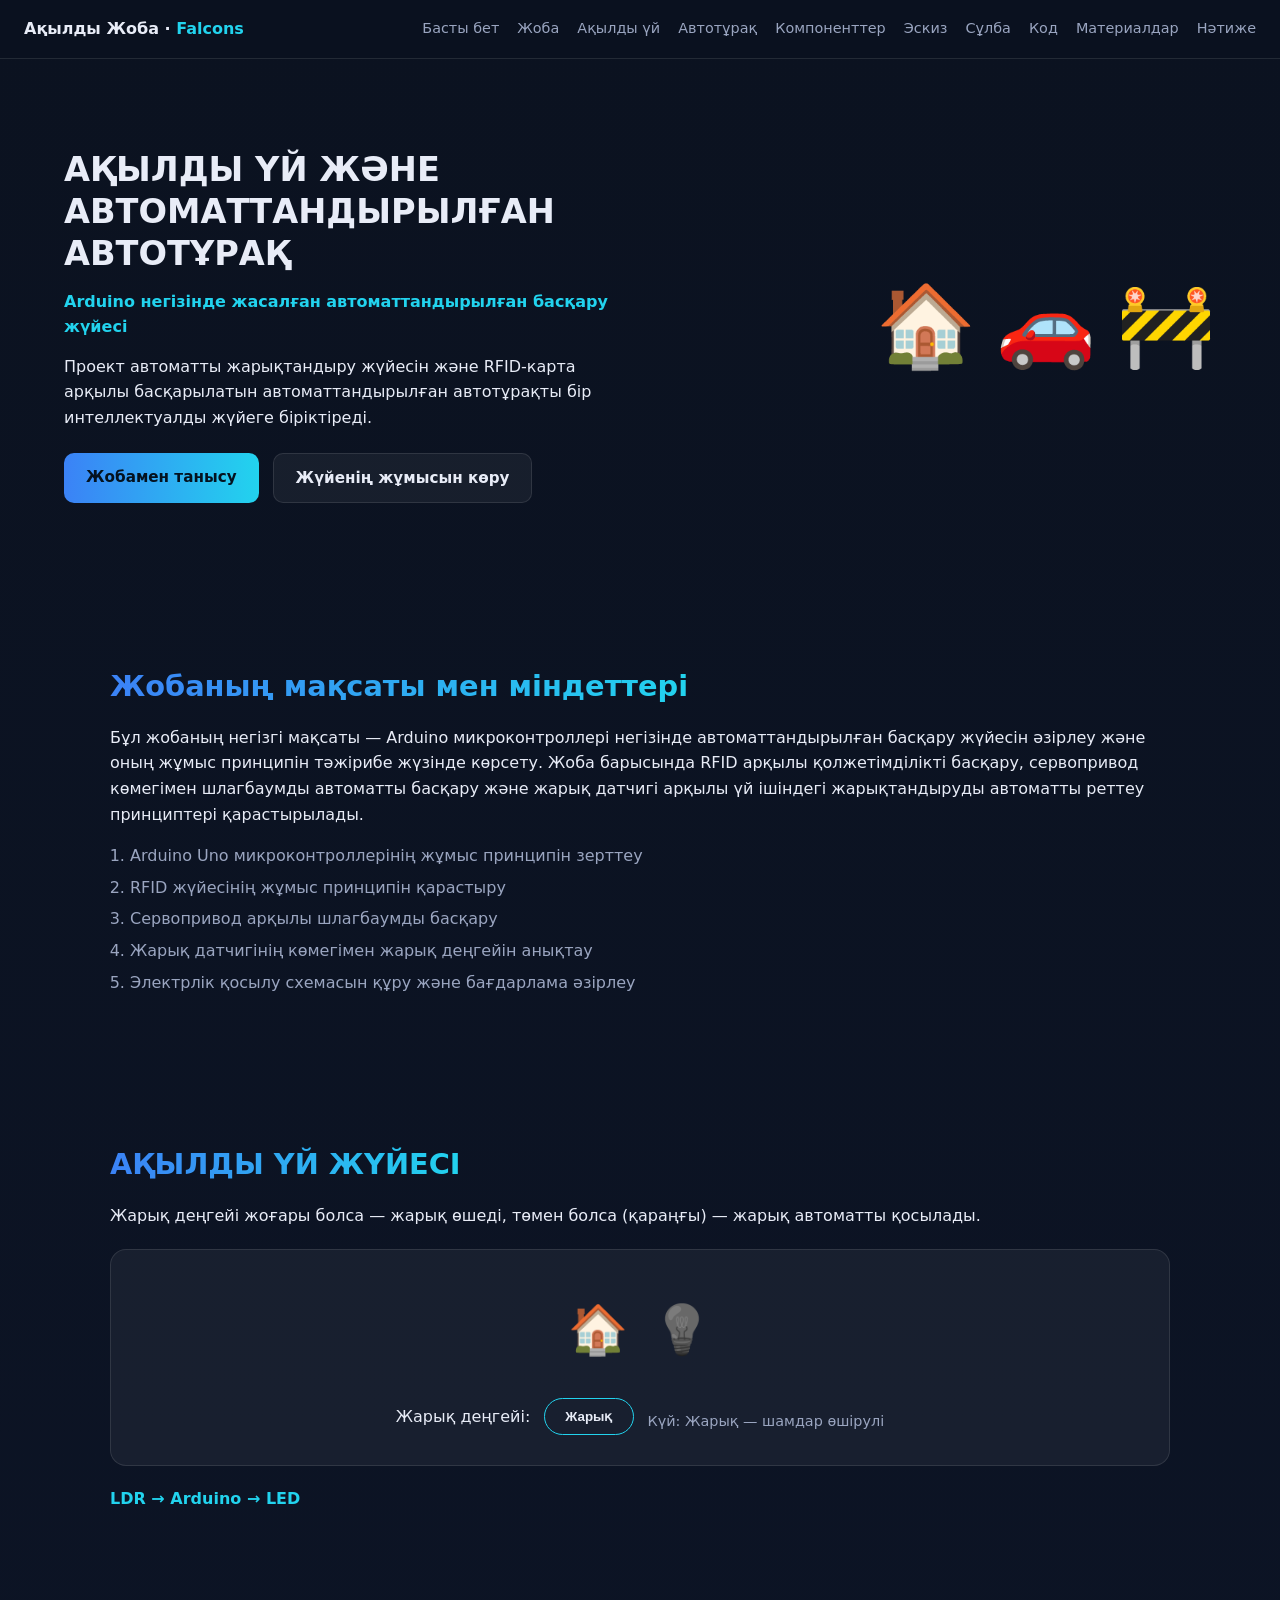
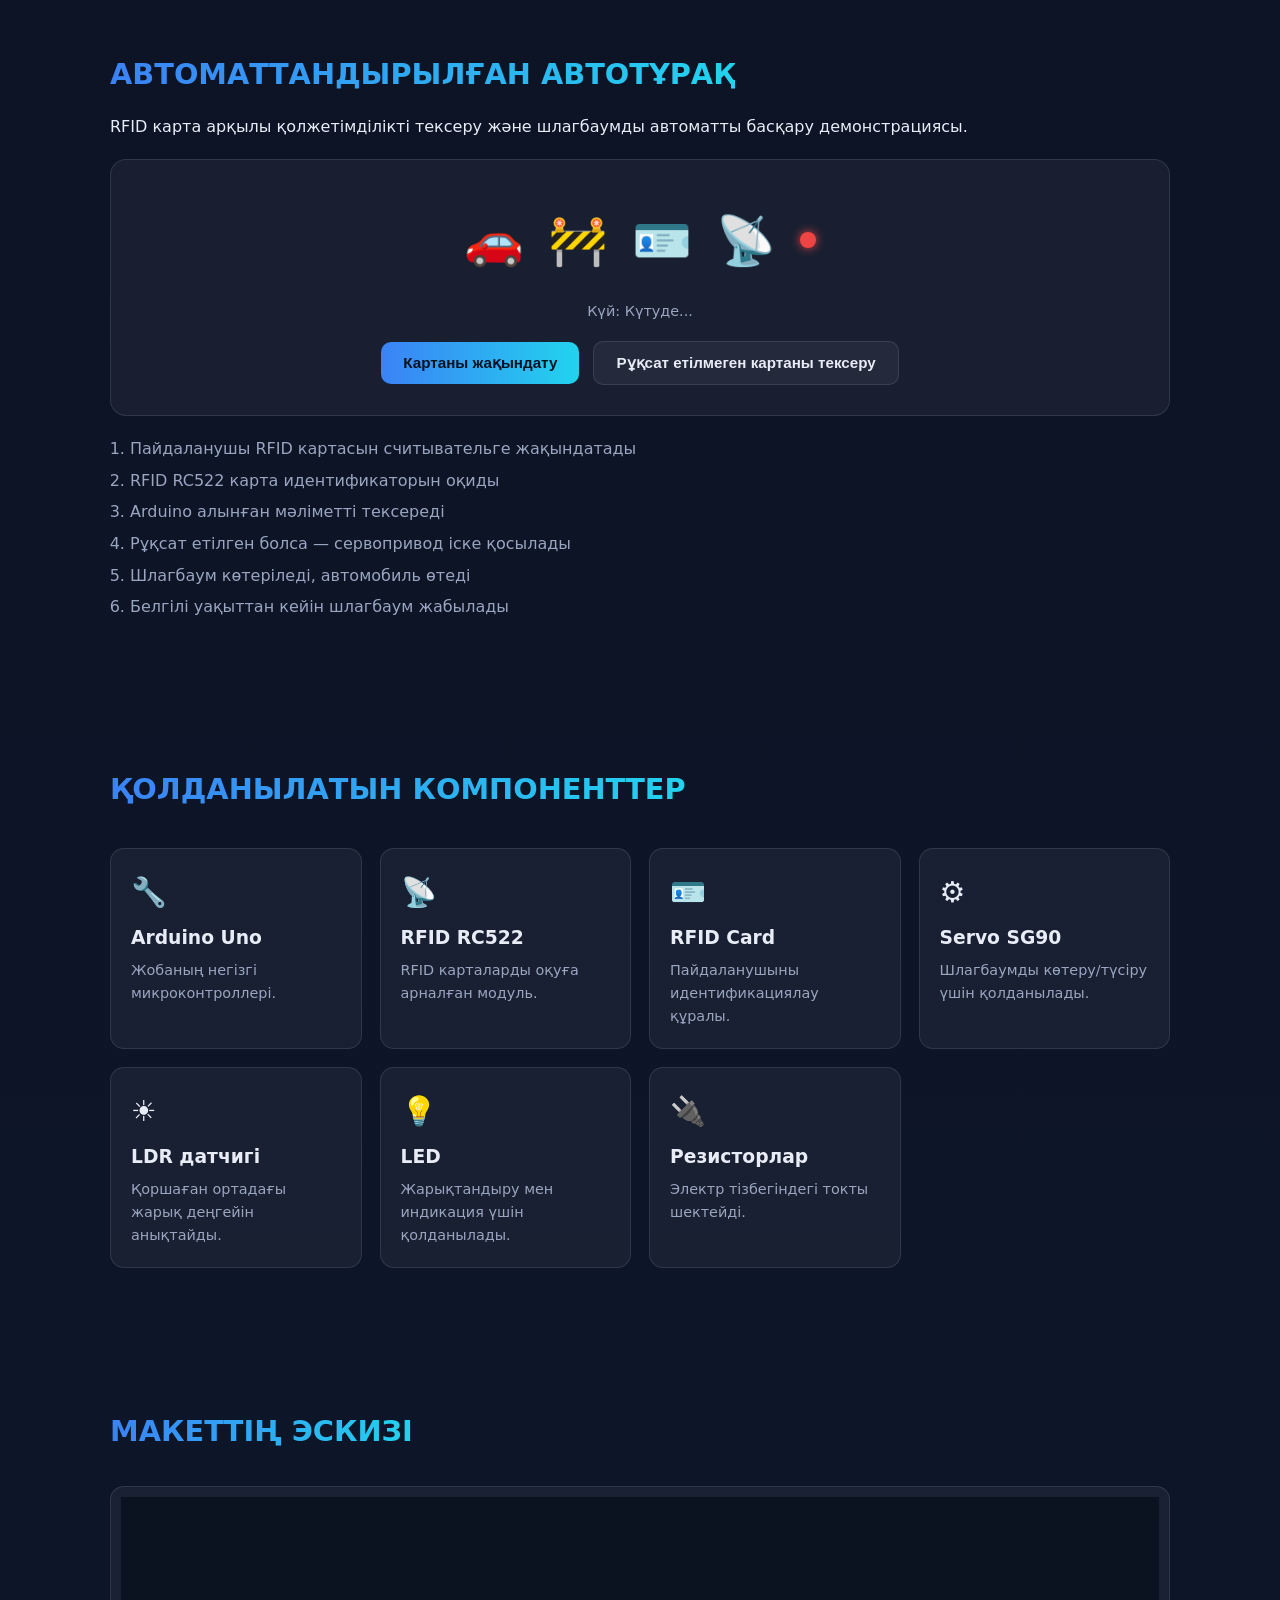
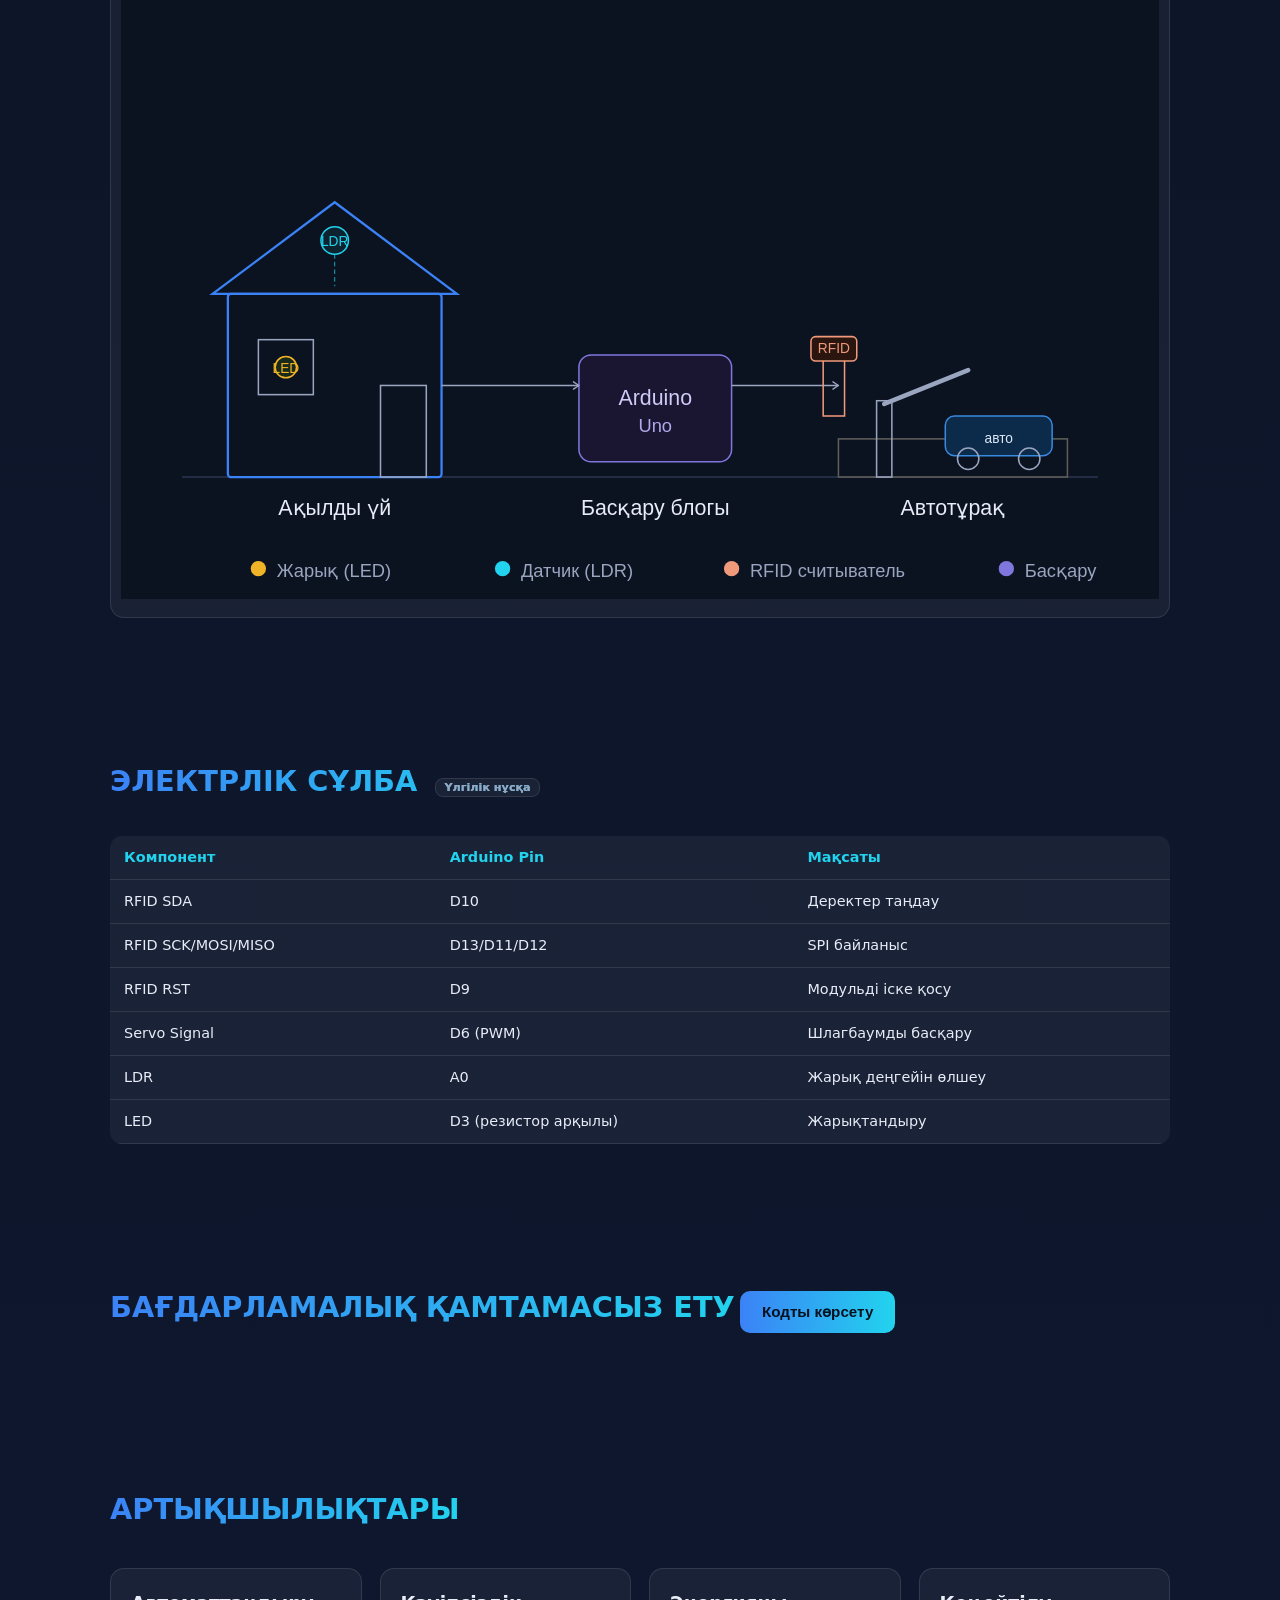
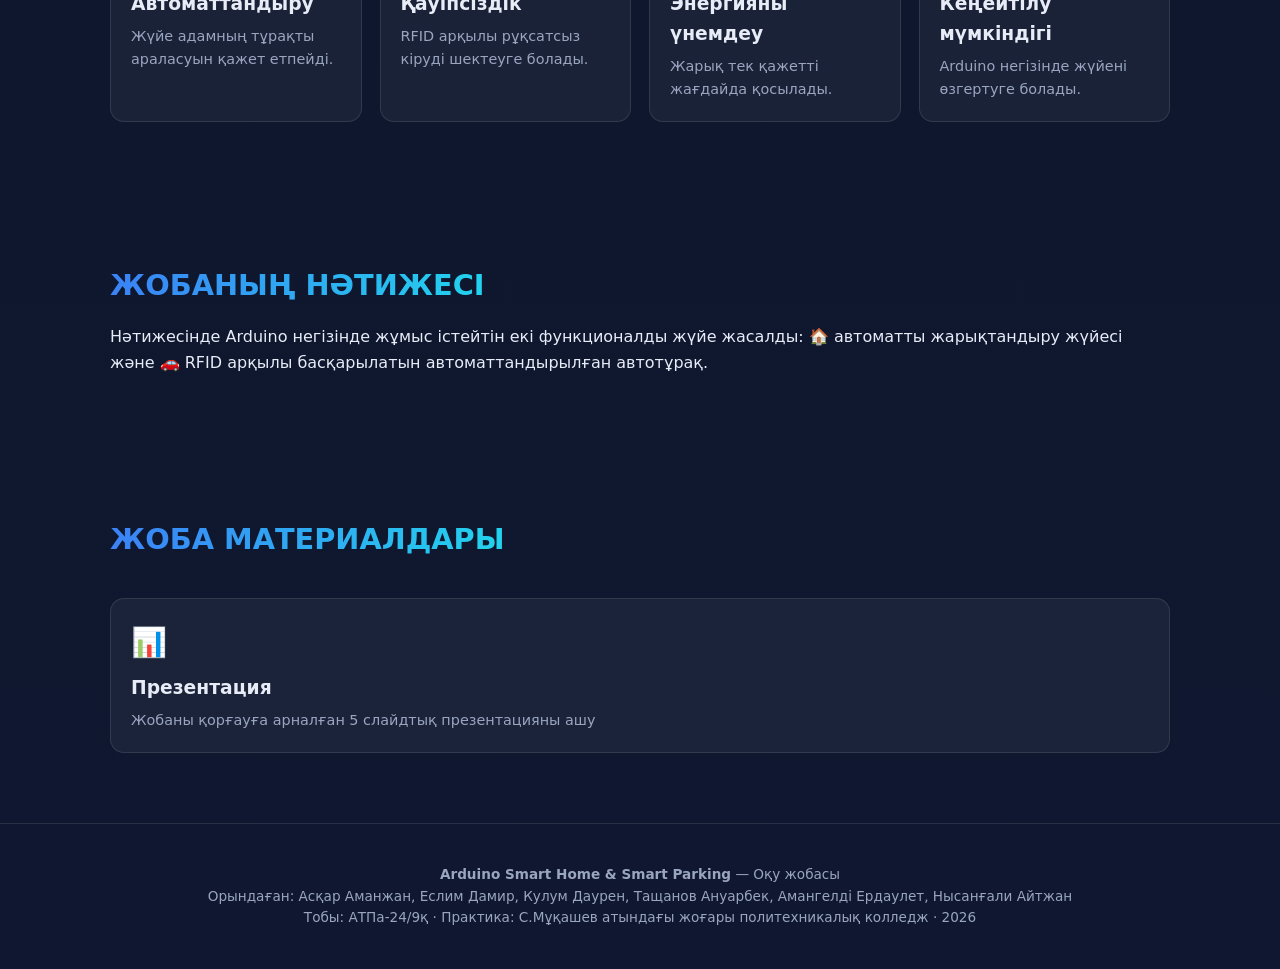
<file: index.html>
<!DOCTYPE html>
<html lang="kk">
<head>
<meta charset="UTF-8">
<meta name="viewport" content="width=device-width, initial-scale=1">
<title>Ақылды үй және автоматтандырылған автотұрақ | Arduino</title>
<meta name="description" content="Arduino негізінде жасалған ақылды үй және RFID автотұрақ жүйесі — оқу жобасы">
<link rel="icon" href="data:image/svg+xml,<svg xmlns=%22http://www.w3.org/2000/svg%22 viewBox=%220 0 100 100%22><text y=%22.9em%22 font-size=%2290%22>🏠</text></svg>">
<link rel="stylesheet" href="style.css">
</head>
<body>

<header class="navbar">
  <div class="logo">Ақылды Жоба · <span class="team-name">Falcons</span></div>
  <nav id="navLinks">
    <a href="#home">Басты бет</a>
    <a href="#about">Жоба</a>
    <a href="#home-demo">Ақылды үй</a>
    <a href="#parking-demo">Автотұрақ</a>
    <a href="#components">Компоненттер</a>
    <a href="#sketch">Эскиз</a>
    <a href="#scheme">Сұлба</a>
    <a href="#code">Код</a>
    <a href="#materials">Материалдар</a>
    <a href="#result">Нәтиже</a>
  </nav>
  <button id="menuBtn" aria-label="Мәзірді ашу">☰</button>
</header>

<section id="home" class="hero">
  <div class="hero-text">
    <h1>АҚЫЛДЫ ҮЙ ЖӘНЕ АВТОМАТТАНДЫРЫЛҒАН АВТОТҰРАҚ</h1>
    <p class="sub">Arduino негізінде жасалған автоматтандырылған басқару жүйесі</p>
    <p>Проект автоматты жарықтандыру жүйесін және RFID-карта арқылы басқарылатын автоматтандырылған автотұрақты бір интеллектуалды жүйеге біріктіреді.</p>
    <div class="hero-btns">
      <a href="#about" class="btn primary">Жобамен танысу</a>
      <a href="#home-demo" class="btn ghost">Жүйенің жұмысын көру</a>
    </div>
  </div>
  <div class="hero-art" aria-hidden="true">
    <div class="house">🏠</div>
    <div class="car">🚗</div>
    <div class="barrier">🚧</div>
  </div>
</section>

<section id="about" class="section">
  <h2>Жобаның мақсаты мен міндеттері</h2>
  <p>Бұл жобаның негізгі мақсаты — Arduino микроконтроллері негізінде автоматтандырылған басқару жүйесін әзірлеу және оның жұмыс принципін тәжірибе жүзінде көрсету. Жоба барысында RFID арқылы қолжетімділікті басқару, сервопривод көмегімен шлагбаумды автоматты басқару және жарық датчигі арқылы үй ішіндегі жарықтандыруды автоматты реттеу принциптері қарастырылады.</p>
  <ol class="task-list">
    <li>Arduino Uno микроконтроллерінің жұмыс принципін зерттеу</li>
    <li>RFID жүйесінің жұмыс принципін қарастыру</li>
    <li>Сервопривод арқылы шлагбаумды басқару</li>
    <li>Жарық датчигінің көмегімен жарық деңгейін анықтау</li>
    <li>Электрлік қосылу схемасын құру және бағдарлама әзірлеу</li>
  </ol>
</section>

<section id="home-demo" class="section demo">
  <h2>АҚЫЛДЫ ҮЙ ЖҮЙЕСІ</h2>
  <p>Жарық деңгейі жоғары болса — жарық өшеді, төмен болса (қараңғы) — жарық автоматты қосылады.</p>
  <div class="demo-box">
    <div class="house-visual">
      <div id="houseIcon" class="big-icon">🏠</div>
      <div id="lampIcon" class="lamp">💡</div>
    </div>
    <div class="controls">
      <span>Жарық деңгейі:</span>
      <button id="lightBtn" class="toggle-btn">Жарық</button>
      <p id="houseStatus" class="status">Күй: Жарық — шамдар өшірулі</p>
    </div>
  </div>
  <p class="flow">LDR → Arduino → LED</p>
</section>

<section id="parking-demo" class="section demo">
  <h2>АВТОМАТТАНДЫРЫЛҒАН АВТОТҰРАҚ</h2>
  <p>RFID карта арқылы қолжетімділікті тексеру және шлагбаумды автоматты басқару демонстрациясы.</p>
  <div class="parking-box">
    <div class="parking-visual">
      <div id="carIcon" class="big-icon">🚗</div>
      <div id="barrierIcon" class="barrier-icon">🚧</div>
      <div id="rfidIcon" class="rfid-icon">🪪</div>
      <div class="reader">📡</div>
      <div id="indicator" class="indicator red"></div>
    </div>
    <p id="parkStatus" class="status">Күй: Күтуде...</p>
    <div class="controls">
      <button id="validCardBtn" class="btn primary">Картаны жақындату</button>
      <button id="invalidCardBtn" class="btn ghost">Рұқсат етілмеген картаны тексеру</button>
    </div>
  </div>
  <ol class="steps">
    <li>Пайдаланушы RFID картасын считывательге жақындатады</li>
    <li>RFID RC522 карта идентификаторын оқиды</li>
    <li>Arduino алынған мәліметті тексереді</li>
    <li>Рұқсат етілген болса — сервопривод іске қосылады</li>
    <li>Шлагбаум көтеріледі, автомобиль өтеді</li>
    <li>Белгілі уақыттан кейін шлагбаум жабылады</li>
  </ol>
</section>

<section id="components" class="section">
  <h2>ҚОЛДАНЫЛАТЫН КОМПОНЕНТТЕР</h2>
  <div class="card-grid">
    <div class="card"><div class="icon">🔧</div><h3>Arduino Uno</h3><p>Жобаның негізгі микроконтроллері.</p></div>
    <div class="card"><div class="icon">📡</div><h3>RFID RC522</h3><p>RFID карталарды оқуға арналған модуль.</p></div>
    <div class="card"><div class="icon">🪪</div><h3>RFID Card</h3><p>Пайдаланушыны идентификациялау құралы.</p></div>
    <div class="card"><div class="icon">⚙️</div><h3>Servo SG90</h3><p>Шлагбаумды көтеру/түсіру үшін қолданылады.</p></div>
    <div class="card"><div class="icon">☀️</div><h3>LDR датчигі</h3><p>Қоршаған ортадағы жарық деңгейін анықтайды.</p></div>
    <div class="card"><div class="icon">💡</div><h3>LED</h3><p>Жарықтандыру мен индикация үшін қолданылады.</p></div>
    <div class="card"><div class="icon">🔌</div><h3>Резисторлар</h3><p>Электр тізбегіндегі токты шектейді.</p></div>
  </div>
</section>

<section id="sketch" class="section">
  <h2>МАКЕТТІҢ ЭСКИЗІ</h2>
  <div class="sketch-wrap">
<svg width="100%" viewBox="0 0 680 460" xmlns="http://www.w3.org/2000/svg" role="img">
<title>Ақылды үй және автотұрақ макетінің эскизі</title>
<desc>Сол жақта LED және LDR датчигі бар үй, ортада Arduino Uno, оң жақта RFID считыватель, шлагбаум және автомобиль бар автотұрақ учаскесі.</desc>
<defs>
  <marker id="arrow" viewBox="0 0 10 10" refX="8" refY="5" markerWidth="6" markerHeight="6" orient="auto-start-reverse">
    <path d="M2 1L8 5L2 9" fill="none" stroke="#9aa5c0" stroke-width="1.5" stroke-linecap="round" stroke-linejoin="round"/>
  </marker>
</defs>
<rect x="0" y="0" width="680" height="460" fill="#0b1220"/>
<line x1="40" y1="380" x2="640" y2="380" stroke="#2a3652" stroke-width="1"/>
<rect x="70" y="260" width="140" height="120" fill="none" stroke="#3b82f6" stroke-width="1.5" rx="2"/>
<polygon points="60,260 140,200 220,260" fill="none" stroke="#3b82f6" stroke-width="1.5"/>
<rect x="170" y="320" width="30" height="60" fill="none" stroke="#9aa5c0" stroke-width="1"/>
<rect x="90" y="290" width="36" height="36" fill="none" stroke="#9aa5c0" stroke-width="1"/>
<circle cx="108" cy="308" r="7" fill="#1a2a1a" stroke="#f0b429" stroke-width="1"/>
<text x="108" y="309" text-anchor="middle" dominant-baseline="central" font-size="9" fill="#f0b429" font-family="sans-serif">LED</text>
<circle cx="140" cy="225" r="9" fill="#0d2430" stroke="#22d3ee" stroke-width="1"/>
<text x="140" y="226" text-anchor="middle" dominant-baseline="central" font-size="9" fill="#22d3ee" font-family="sans-serif">LDR</text>
<line x1="140" y1="234" x2="140" y2="255" stroke="#22d3ee" stroke-width="0.5" stroke-dasharray="3 2"/>
<text x="140" y="405" text-anchor="middle" font-size="14" fill="#e8ecf7" font-family="sans-serif" font-weight="500">Ақылды үй</text>
<rect x="300" y="300" width="100" height="70" rx="8" fill="#1a1530" stroke="#7f77dd" stroke-width="1"/>
<text x="350" y="328" text-anchor="middle" dominant-baseline="central" font-size="14" fill="#cecbf6" font-family="sans-serif" font-weight="500">Arduino</text>
<text x="350" y="346" text-anchor="middle" dominant-baseline="central" font-size="12" fill="#afa9ec" font-family="sans-serif">Uno</text>
<text x="350" y="405" text-anchor="middle" font-size="14" fill="#e8ecf7" font-family="sans-serif" font-weight="500">Басқару блогы</text>
<path d="M210 320 L300 320" fill="none" stroke="#9aa5c0" stroke-width="1" marker-end="url(#arrow)"/>
<path d="M400 320 L470 320" fill="none" stroke="#9aa5c0" stroke-width="1" marker-end="url(#arrow)"/>
<rect x="470" y="355" width="150" height="25" fill="none" stroke="#5f5e5a" stroke-width="1"/>
<rect x="495" y="330" width="10" height="50" fill="none" stroke="#9aa5c0" stroke-width="1"/>
<line x1="500" y1="332" x2="555" y2="310" stroke="#9aa5c0" stroke-width="3" stroke-linecap="round"/>
<rect x="460" y="300" width="14" height="40" fill="none" stroke="#f0997b" stroke-width="1"/>
<rect x="452" y="288" width="30" height="16" rx="3" fill="#2a160e" stroke="#f0997b" stroke-width="1"/>
<text x="467" y="296" text-anchor="middle" dominant-baseline="central" font-size="9" fill="#f0997b" font-family="sans-serif">RFID</text>
<rect x="540" y="340" width="70" height="26" rx="6" fill="#0c2a4a" stroke="#378ADD" stroke-width="1"/>
<circle cx="555" cy="368" r="7" fill="none" stroke="#9aa5c0" stroke-width="1"/>
<circle cx="595" cy="368" r="7" fill="none" stroke="#9aa5c0" stroke-width="1"/>
<text x="575" y="355" text-anchor="middle" dominant-baseline="central" font-size="9" fill="#dce8f7" font-family="sans-serif">авто</text>
<text x="545" y="405" text-anchor="middle" font-size="14" fill="#e8ecf7" font-family="sans-serif" font-weight="500">Автотұрақ</text>
<circle cx="90" cy="440" r="5" fill="#f0b429"/>
<text x="102" y="441" dominant-baseline="central" font-size="12" fill="#9aa5c0" font-family="sans-serif">Жарық (LED)</text>
<circle cx="250" cy="440" r="5" fill="#22d3ee"/>
<text x="262" y="441" dominant-baseline="central" font-size="12" fill="#9aa5c0" font-family="sans-serif">Датчик (LDR)</text>
<circle cx="400" cy="440" r="5" fill="#f0997b"/>
<text x="412" y="441" dominant-baseline="central" font-size="12" fill="#9aa5c0" font-family="sans-serif">RFID считыватель</text>
<circle cx="580" cy="440" r="5" fill="#7f77dd"/>
<text x="592" y="441" dominant-baseline="central" font-size="12" fill="#9aa5c0" font-family="sans-serif">Басқару</text>
</svg>
  </div>
</section>

<section id="scheme" class="section">
  <h2>ЭЛЕКТРЛІК СҰЛБА <span class="tag">Үлгілік нұсқа</span></h2>
  <table class="pin-table">
    <tr><th>Компонент</th><th>Arduino Pin</th><th>Мақсаты</th></tr>
    <tr><td>RFID SDA</td><td>D10</td><td>Деректер таңдау</td></tr>
    <tr><td>RFID SCK/MOSI/MISO</td><td>D13/D11/D12</td><td>SPI байланыс</td></tr>
    <tr><td>RFID RST</td><td>D9</td><td>Модульді іске қосу</td></tr>
    <tr><td>Servo Signal</td><td>D6 (PWM)</td><td>Шлагбаумды басқару</td></tr>
    <tr><td>LDR</td><td>A0</td><td>Жарық деңгейін өлшеу</td></tr>
    <tr><td>LED</td><td>D3 (резистор арқылы)</td><td>Жарықтандыру</td></tr>
  </table>
</section>

<section id="code" class="section">
  <h2>БАҒДАРЛАМАЛЫҚ ҚАМТАМАСЫЗ ЕТУ</h2>
  <button id="codeToggle" class="btn primary">Кодты көрсету</button>
  <div id="codeBlock" class="code-block hidden">
    <button id="copyBtn" class="btn ghost small">Кодты көшіру</button>
    <pre id="codeText">#include &lt;SPI.h&gt;
#include &lt;MFRC522.h&gt;
#include &lt;Servo.h&gt;

#define SS_PIN 10
#define RST_PIN 9
#define LDR_PIN A0
#define LED_PIN 3

MFRC522 rfid(SS_PIN, RST_PIN);
Servo barrier;
byte allowedUID[4] = {0xDE, 0xAD, 0xBE, 0xEF}; // мысал UID

void setup() {
  Serial.begin(9600);
  SPI.begin();
  rfid.PCD_Init();
  barrier.attach(6);
  barrier.write(0);
  pinMode(LED_PIN, OUTPUT);
}

void loop() {
  int light = analogRead(LDR_PIN);
  digitalWrite(LED_PIN, light &lt; 400 ? HIGH : LOW);

  if (rfid.PICC_IsNewCardPresent() &amp;&amp; rfid.PICC_ReadCardSerial()) {
    bool ok = true;
    for (byte i = 0; i &lt; 4; i++) {
      if (rfid.uid.uidByte[i] != allowedUID[i]) ok = false;
    }
    if (ok) {
      Serial.println("Карта рұқсат етілді");
      barrier.write(90);
      delay(3000);
      barrier.write(0);
    } else {
      Serial.println("Карта қабылданбады");
    }
    rfid.PICC_HaltA();
  }
  delay(200);
}</pre>
  </div>
</section>

<section class="section">
  <h2>АРТЫҚШЫЛЫҚТАРЫ</h2>
  <div class="card-grid">
    <div class="card"><h3>Автоматтандыру</h3><p>Жүйе адамның тұрақты араласуын қажет етпейді.</p></div>
    <div class="card"><h3>Қауіпсіздік</h3><p>RFID арқылы рұқсатсыз кіруді шектеуге болады.</p></div>
    <div class="card"><h3>Энергияны үнемдеу</h3><p>Жарық тек қажетті жағдайда қосылады.</p></div>
    <div class="card"><h3>Кеңейтілу мүмкіндігі</h3><p>Arduino негізінде жүйені өзгертуге болады.</p></div>
  </div>
</section>

<section id="result" class="section">
  <h2>ЖОБАНЫҢ НӘТИЖЕСІ</h2>
  <p>Нәтижесінде Arduino негізінде жұмыс істейтін екі функционалды жүйе жасалды: 🏠 автоматты жарықтандыру жүйесі және 🚗 RFID арқылы басқарылатын автоматтандырылған автотұрақ.</p>
</section>

<section id="materials" class="section">
  <h2>ЖОБА МАТЕРИАЛДАРЫ</h2>
  <div class="card-grid">
    <a class="card material-card" href="presentation.html" target="_blank" rel="noopener">
      <div class="icon">📊</div>
      <h3>Презентация</h3>
      <p>Жобаны қорғауға арналған 5 слайдтық презентацияны ашу</p>
    </a>
  </div>
</section>

<footer class="footer">
  <p><strong>Arduino Smart Home &amp; Smart Parking</strong> — Оқу жобасы</p>
  <p>Орындаған: Асқар Аманжан, Еслим Дамир, Кулум Даурен, Тащанов Ануарбек, Амангелді Ердаулет, Нысанғали Айтжан</p>
  <p>Тобы: АТПа-24/9қ · Практика: С.Мұқашев атындағы жоғары политехникалық колледж · 2026</p>
</footer>

<script src="script.js"></script>
</body>
</html>
</file>
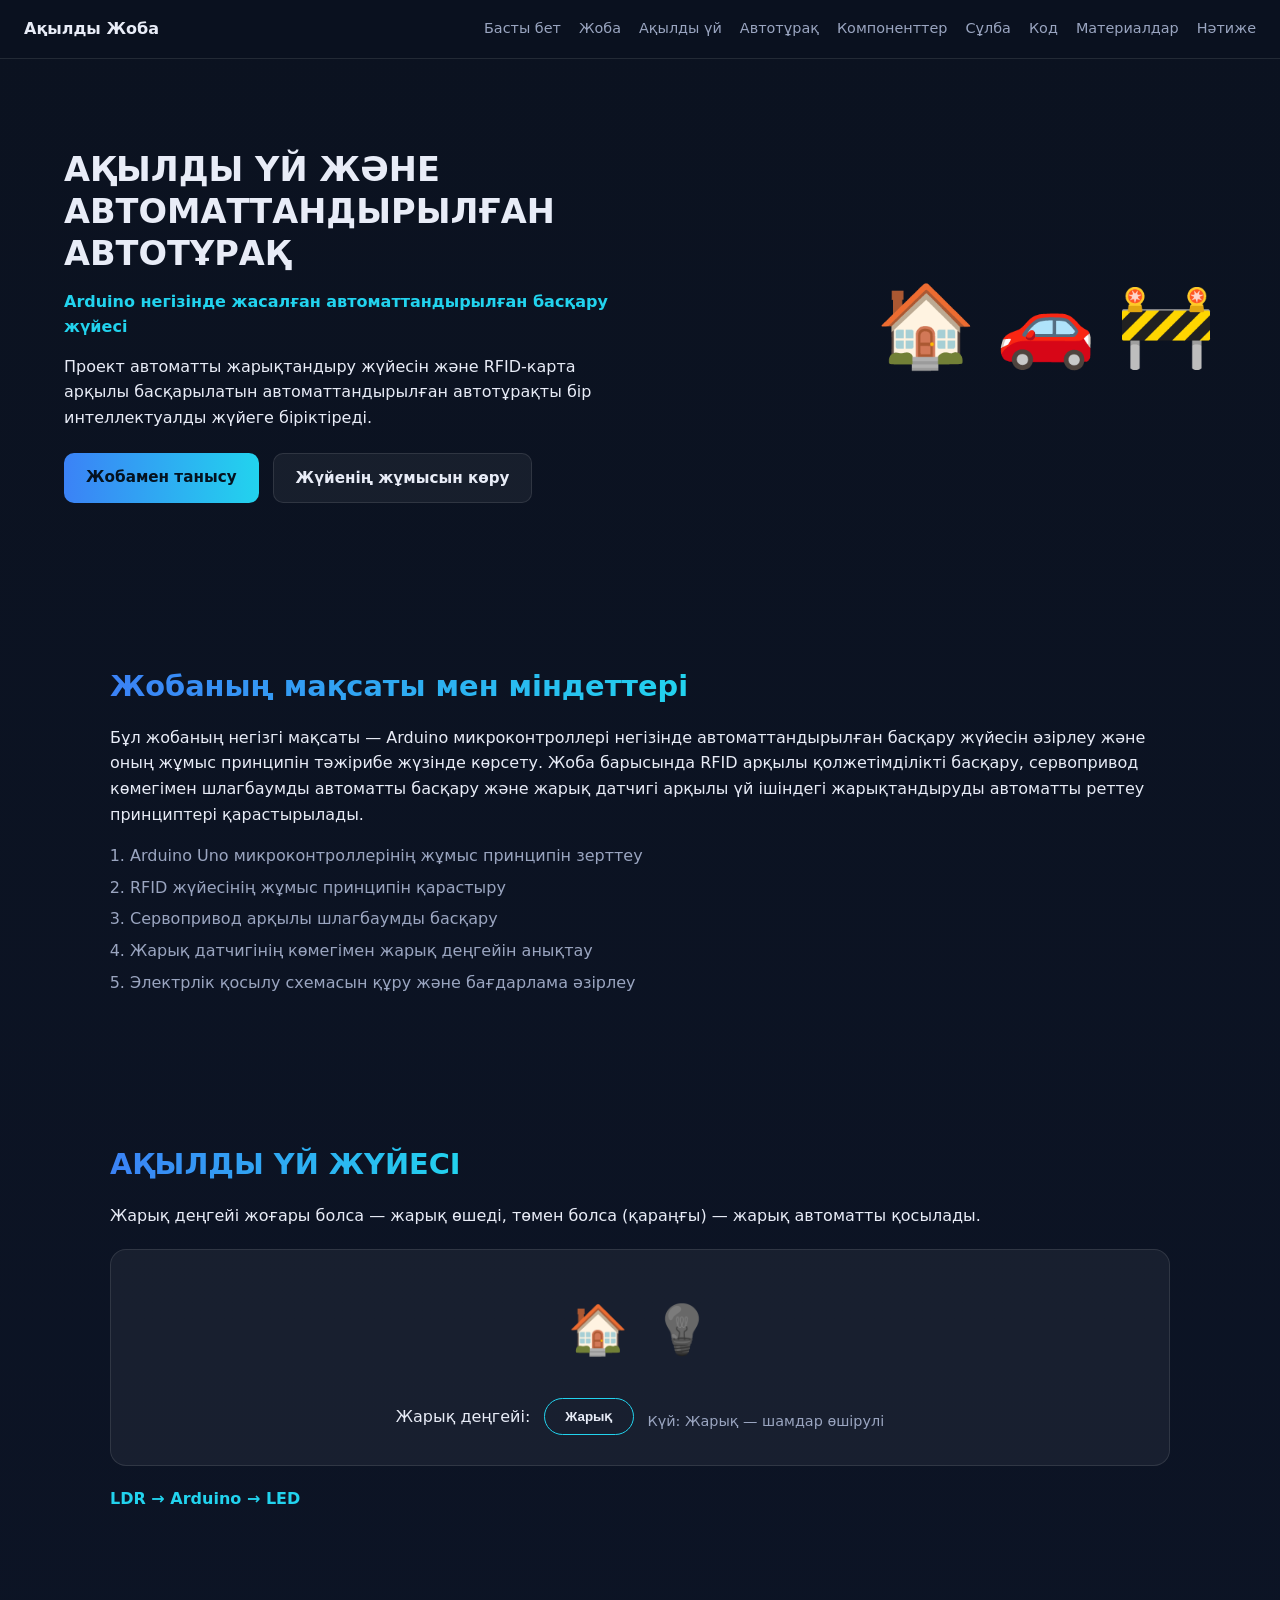
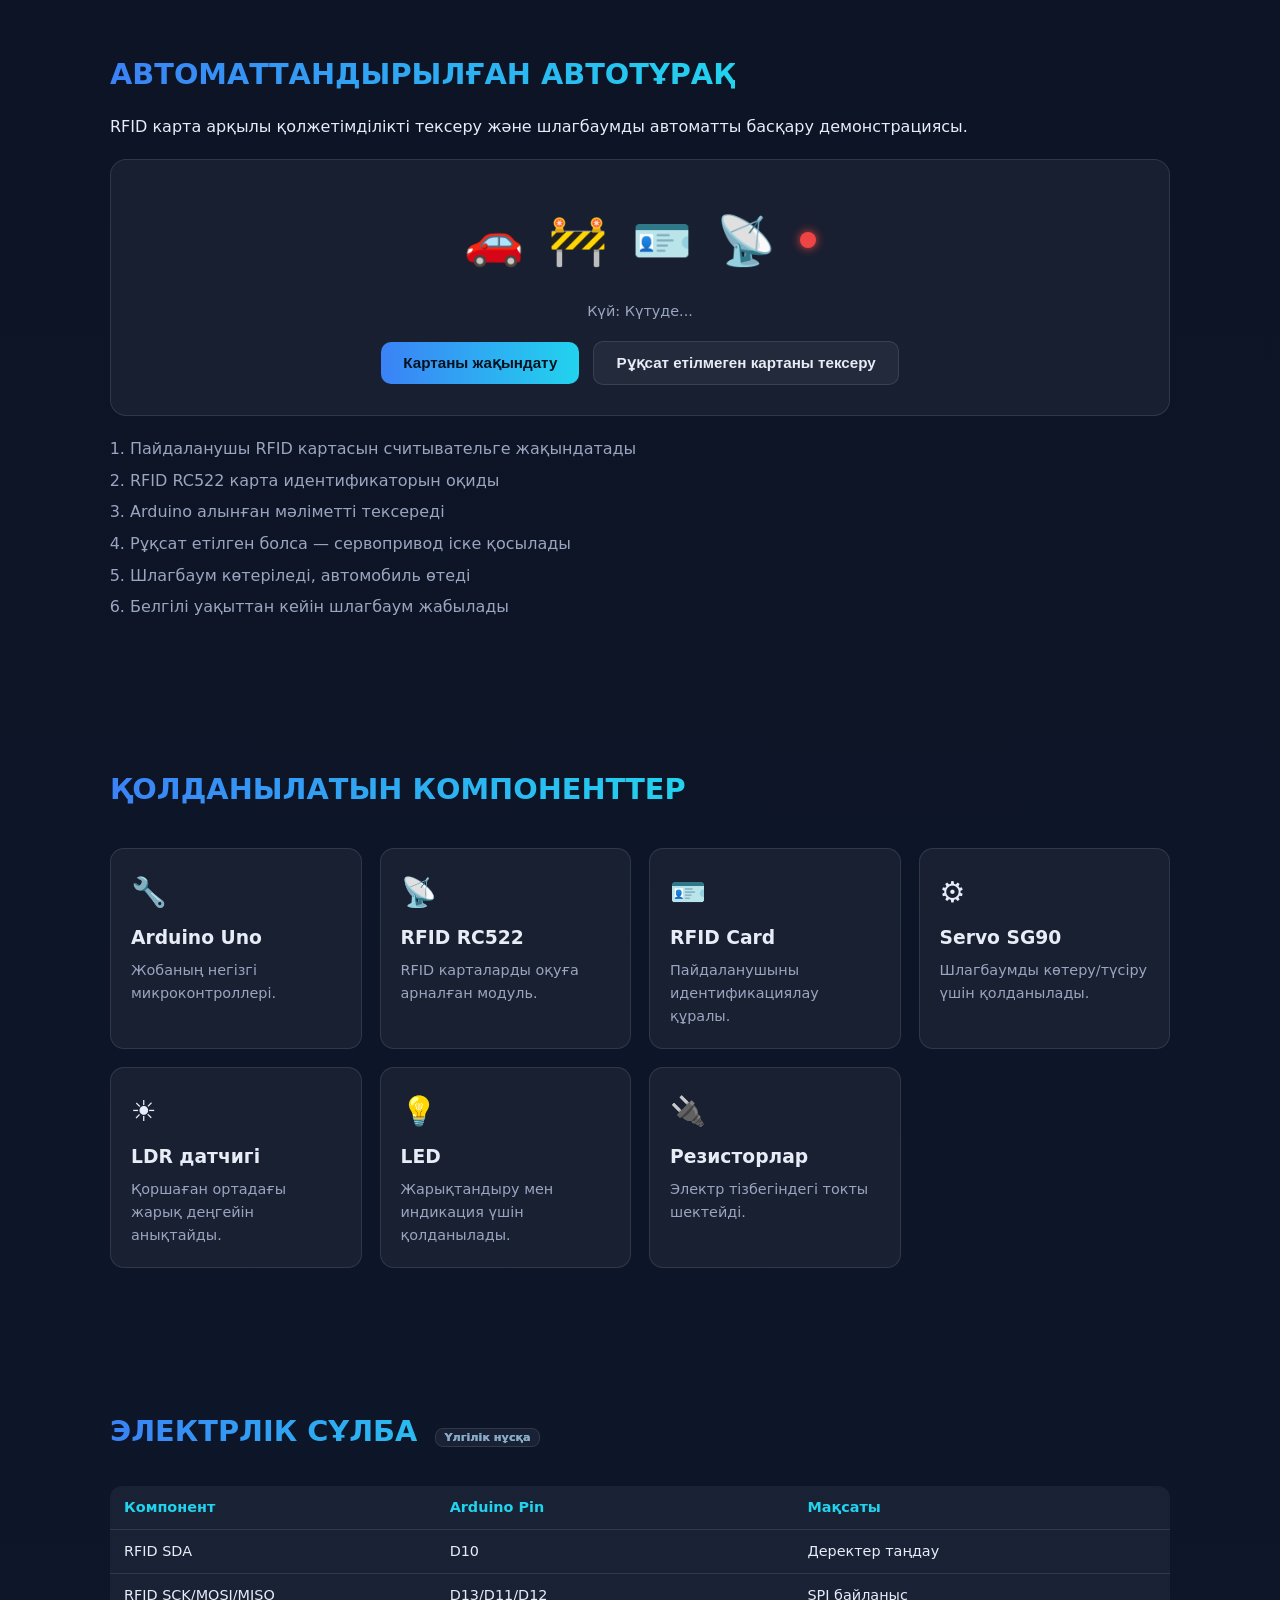
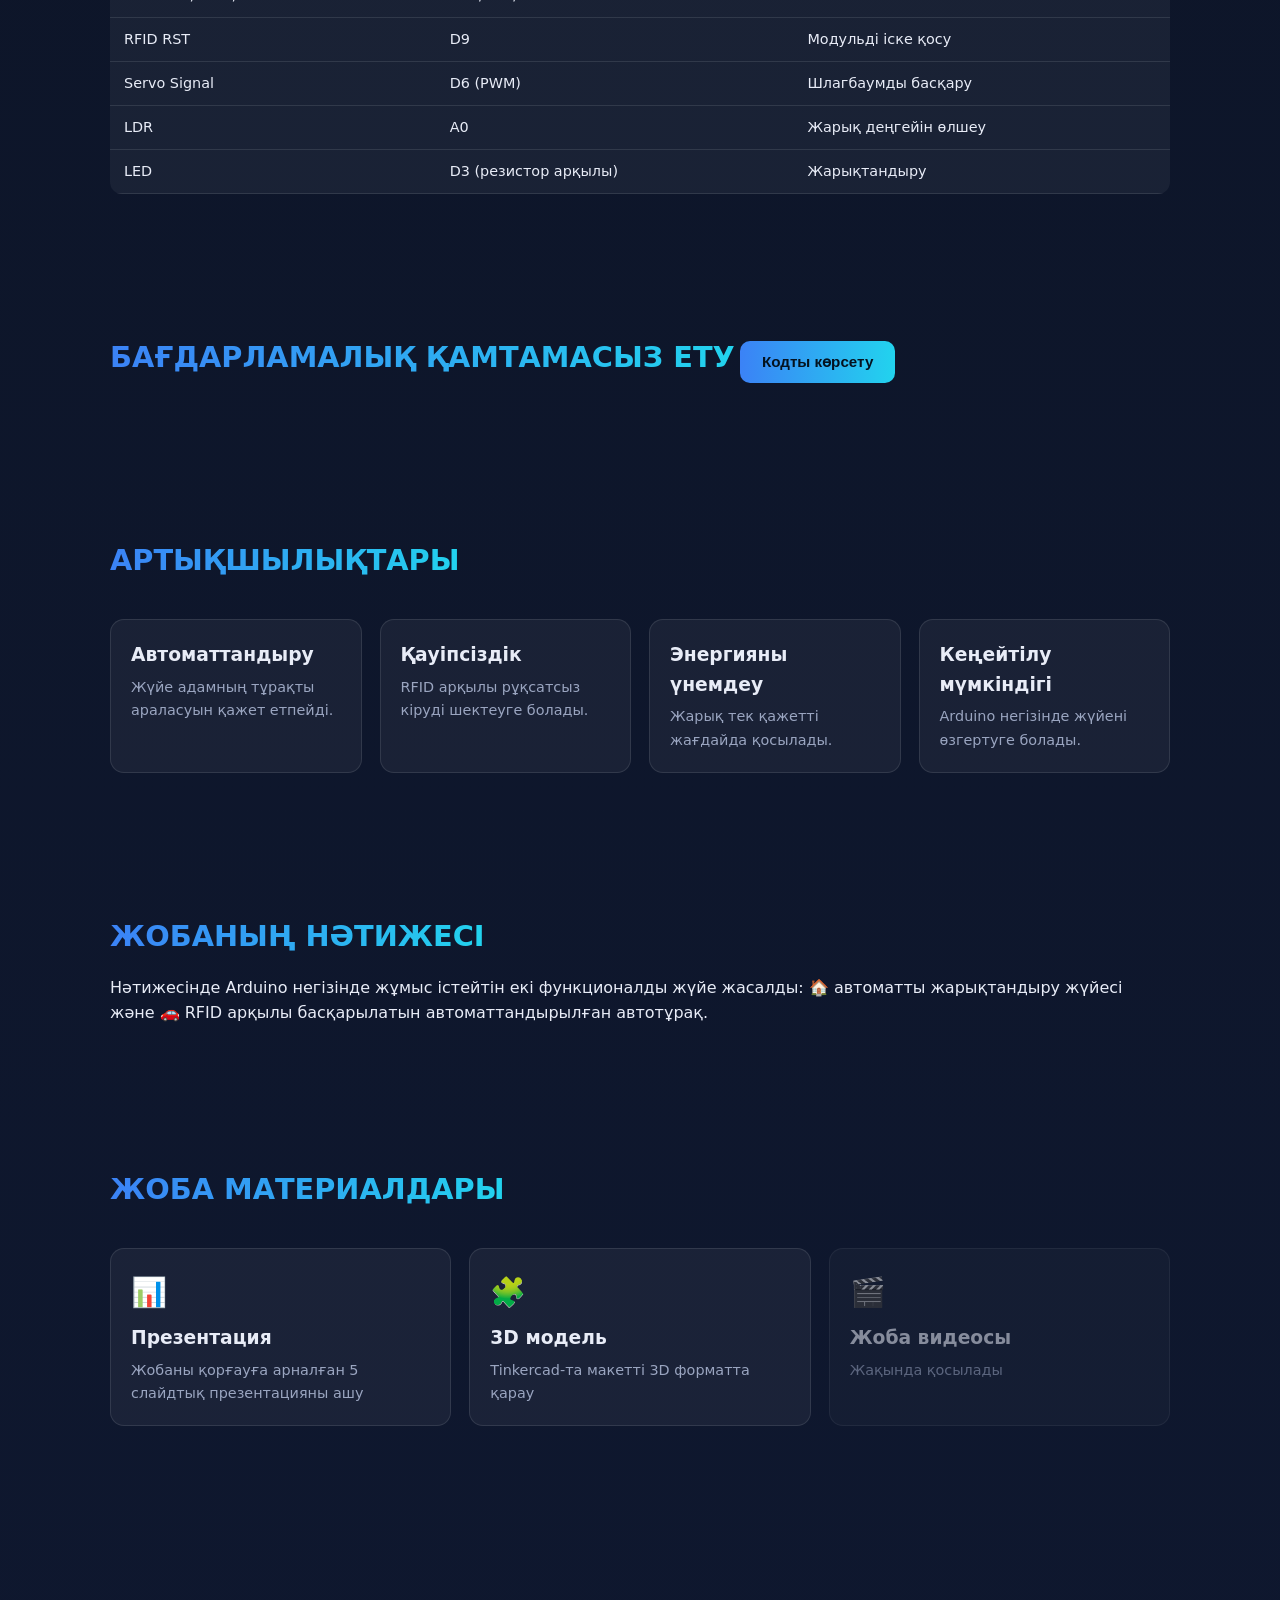
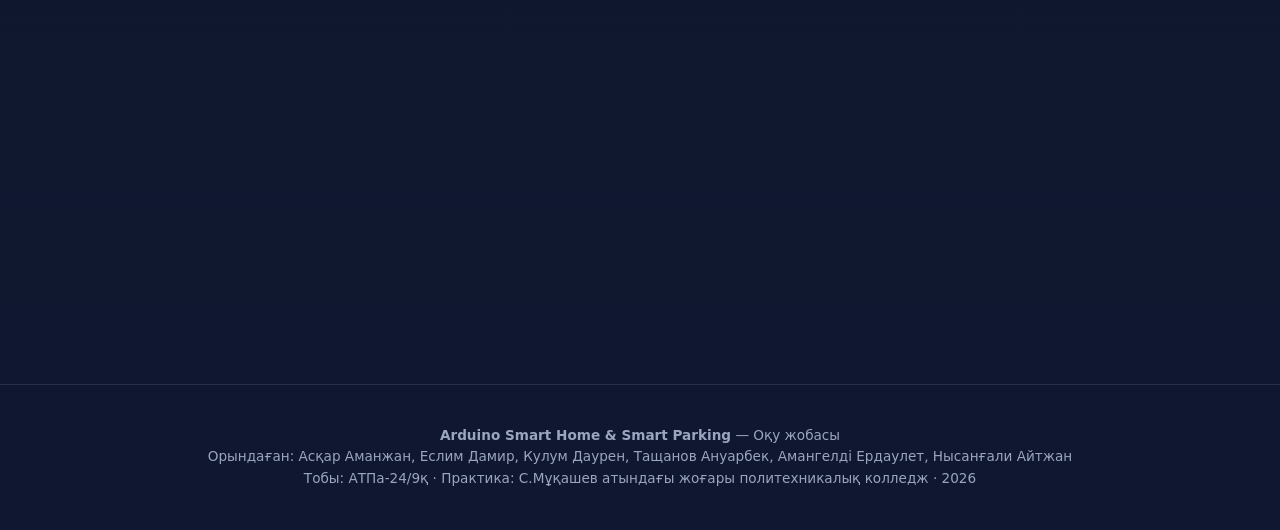
<file: index(1).html>
<!DOCTYPE html>
<html lang="kk">
<head>
<meta charset="UTF-8">
<meta name="viewport" content="width=device-width, initial-scale=1">
<title>Ақылды үй және автоматтандырылған автотұрақ | Arduino</title>
<meta name="description" content="Arduino негізінде жасалған ақылды үй және RFID автотұрақ жүйесі — оқу жобасы">
<link rel="icon" href="data:image/svg+xml,<svg xmlns=%22http://www.w3.org/2000/svg%22 viewBox=%220 0 100 100%22><text y=%22.9em%22 font-size=%2290%22>🏠</text></svg>">
<link rel="stylesheet" href="style.css">
</head>
<body>

<header class="navbar">
  <div class="logo">Ақылды Жоба</div>
  <nav id="navLinks">
    <a href="#home">Басты бет</a>
    <a href="#about">Жоба</a>
    <a href="#home-demo">Ақылды үй</a>
    <a href="#parking-demo">Автотұрақ</a>
    <a href="#components">Компоненттер</a>
    <a href="#scheme">Сұлба</a>
    <a href="#code">Код</a>
    <a href="#materials">Материалдар</a>
    <a href="#result">Нәтиже</a>
  </nav>
  <button id="menuBtn" aria-label="Мәзірді ашу">☰</button>
</header>

<section id="home" class="hero">
  <div class="hero-text">
    <h1>АҚЫЛДЫ ҮЙ ЖӘНЕ АВТОМАТТАНДЫРЫЛҒАН АВТОТҰРАҚ</h1>
    <p class="sub">Arduino негізінде жасалған автоматтандырылған басқару жүйесі</p>
    <p>Проект автоматты жарықтандыру жүйесін және RFID-карта арқылы басқарылатын автоматтандырылған автотұрақты бір интеллектуалды жүйеге біріктіреді.</p>
    <div class="hero-btns">
      <a href="#about" class="btn primary">Жобамен танысу</a>
      <a href="#home-demo" class="btn ghost">Жүйенің жұмысын көру</a>
    </div>
  </div>
  <div class="hero-art" aria-hidden="true">
    <div class="house">🏠</div>
    <div class="car">🚗</div>
    <div class="barrier">🚧</div>
  </div>
</section>

<section id="about" class="section">
  <h2>Жобаның мақсаты мен міндеттері</h2>
  <p>Бұл жобаның негізгі мақсаты — Arduino микроконтроллері негізінде автоматтандырылған басқару жүйесін әзірлеу және оның жұмыс принципін тәжірибе жүзінде көрсету. Жоба барысында RFID арқылы қолжетімділікті басқару, сервопривод көмегімен шлагбаумды автоматты басқару және жарық датчигі арқылы үй ішіндегі жарықтандыруды автоматты реттеу принциптері қарастырылады.</p>
  <ol class="task-list">
    <li>Arduino Uno микроконтроллерінің жұмыс принципін зерттеу</li>
    <li>RFID жүйесінің жұмыс принципін қарастыру</li>
    <li>Сервопривод арқылы шлагбаумды басқару</li>
    <li>Жарық датчигінің көмегімен жарық деңгейін анықтау</li>
    <li>Электрлік қосылу схемасын құру және бағдарлама әзірлеу</li>
  </ol>
</section>

<section id="home-demo" class="section demo">
  <h2>АҚЫЛДЫ ҮЙ ЖҮЙЕСІ</h2>
  <p>Жарық деңгейі жоғары болса — жарық өшеді, төмен болса (қараңғы) — жарық автоматты қосылады.</p>
  <div class="demo-box">
    <div class="house-visual">
      <div id="houseIcon" class="big-icon">🏠</div>
      <div id="lampIcon" class="lamp">💡</div>
    </div>
    <div class="controls">
      <span>Жарық деңгейі:</span>
      <button id="lightBtn" class="toggle-btn">Жарық</button>
      <p id="houseStatus" class="status">Күй: Жарық — шамдар өшірулі</p>
    </div>
  </div>
  <p class="flow">LDR → Arduino → LED</p>
</section>

<section id="parking-demo" class="section demo">
  <h2>АВТОМАТТАНДЫРЫЛҒАН АВТОТҰРАҚ</h2>
  <p>RFID карта арқылы қолжетімділікті тексеру және шлагбаумды автоматты басқару демонстрациясы.</p>
  <div class="parking-box">
    <div class="parking-visual">
      <div id="carIcon" class="big-icon">🚗</div>
      <div id="barrierIcon" class="barrier-icon">🚧</div>
      <div id="rfidIcon" class="rfid-icon">🪪</div>
      <div class="reader">📡</div>
      <div id="indicator" class="indicator red"></div>
    </div>
    <p id="parkStatus" class="status">Күй: Күтуде...</p>
    <div class="controls">
      <button id="validCardBtn" class="btn primary">Картаны жақындату</button>
      <button id="invalidCardBtn" class="btn ghost">Рұқсат етілмеген картаны тексеру</button>
    </div>
  </div>
  <ol class="steps">
    <li>Пайдаланушы RFID картасын считывательге жақындатады</li>
    <li>RFID RC522 карта идентификаторын оқиды</li>
    <li>Arduino алынған мәліметті тексереді</li>
    <li>Рұқсат етілген болса — сервопривод іске қосылады</li>
    <li>Шлагбаум көтеріледі, автомобиль өтеді</li>
    <li>Белгілі уақыттан кейін шлагбаум жабылады</li>
  </ol>
</section>

<section id="components" class="section">
  <h2>ҚОЛДАНЫЛАТЫН КОМПОНЕНТТЕР</h2>
  <div class="card-grid">
    <div class="card"><div class="icon">🔧</div><h3>Arduino Uno</h3><p>Жобаның негізгі микроконтроллері.</p></div>
    <div class="card"><div class="icon">📡</div><h3>RFID RC522</h3><p>RFID карталарды оқуға арналған модуль.</p></div>
    <div class="card"><div class="icon">🪪</div><h3>RFID Card</h3><p>Пайдаланушыны идентификациялау құралы.</p></div>
    <div class="card"><div class="icon">⚙️</div><h3>Servo SG90</h3><p>Шлагбаумды көтеру/түсіру үшін қолданылады.</p></div>
    <div class="card"><div class="icon">☀️</div><h3>LDR датчигі</h3><p>Қоршаған ортадағы жарық деңгейін анықтайды.</p></div>
    <div class="card"><div class="icon">💡</div><h3>LED</h3><p>Жарықтандыру мен индикация үшін қолданылады.</p></div>
    <div class="card"><div class="icon">🔌</div><h3>Резисторлар</h3><p>Электр тізбегіндегі токты шектейді.</p></div>
  </div>
</section>

<section id="scheme" class="section">
  <h2>ЭЛЕКТРЛІК СҰЛБА <span class="tag">Үлгілік нұсқа</span></h2>
  <table class="pin-table">
    <tr><th>Компонент</th><th>Arduino Pin</th><th>Мақсаты</th></tr>
    <tr><td>RFID SDA</td><td>D10</td><td>Деректер таңдау</td></tr>
    <tr><td>RFID SCK/MOSI/MISO</td><td>D13/D11/D12</td><td>SPI байланыс</td></tr>
    <tr><td>RFID RST</td><td>D9</td><td>Модульді іске қосу</td></tr>
    <tr><td>Servo Signal</td><td>D6 (PWM)</td><td>Шлагбаумды басқару</td></tr>
    <tr><td>LDR</td><td>A0</td><td>Жарық деңгейін өлшеу</td></tr>
    <tr><td>LED</td><td>D3 (резистор арқылы)</td><td>Жарықтандыру</td></tr>
  </table>
</section>

<section id="code" class="section">
  <h2>БАҒДАРЛАМАЛЫҚ ҚАМТАМАСЫЗ ЕТУ</h2>
  <button id="codeToggle" class="btn primary">Кодты көрсету</button>
  <div id="codeBlock" class="code-block hidden">
    <button id="copyBtn" class="btn ghost small">Кодты көшіру</button>
    <pre id="codeText">#include &lt;SPI.h&gt;
#include &lt;MFRC522.h&gt;
#include &lt;Servo.h&gt;

#define SS_PIN 10
#define RST_PIN 9
#define LDR_PIN A0
#define LED_PIN 3

MFRC522 rfid(SS_PIN, RST_PIN);
Servo barrier;
byte allowedUID[4] = {0xDE, 0xAD, 0xBE, 0xEF}; // мысал UID

void setup() {
  Serial.begin(9600);
  SPI.begin();
  rfid.PCD_Init();
  barrier.attach(6);
  barrier.write(0);
  pinMode(LED_PIN, OUTPUT);
}

void loop() {
  int light = analogRead(LDR_PIN);
  digitalWrite(LED_PIN, light &lt; 400 ? HIGH : LOW);

  if (rfid.PICC_IsNewCardPresent() &amp;&amp; rfid.PICC_ReadCardSerial()) {
    bool ok = true;
    for (byte i = 0; i &lt; 4; i++) {
      if (rfid.uid.uidByte[i] != allowedUID[i]) ok = false;
    }
    if (ok) {
      Serial.println("Карта рұқсат етілді");
      barrier.write(90);
      delay(3000);
      barrier.write(0);
    } else {
      Serial.println("Карта қабылданбады");
    }
    rfid.PICC_HaltA();
  }
  delay(200);
}</pre>
  </div>
</section>

<section class="section">
  <h2>АРТЫҚШЫЛЫҚТАРЫ</h2>
  <div class="card-grid">
    <div class="card"><h3>Автоматтандыру</h3><p>Жүйе адамның тұрақты араласуын қажет етпейді.</p></div>
    <div class="card"><h3>Қауіпсіздік</h3><p>RFID арқылы рұқсатсыз кіруді шектеуге болады.</p></div>
    <div class="card"><h3>Энергияны үнемдеу</h3><p>Жарық тек қажетті жағдайда қосылады.</p></div>
    <div class="card"><h3>Кеңейтілу мүмкіндігі</h3><p>Arduino негізінде жүйені өзгертуге болады.</p></div>
  </div>
</section>

<section id="result" class="section">
  <h2>ЖОБАНЫҢ НӘТИЖЕСІ</h2>
  <p>Нәтижесінде Arduino негізінде жұмыс істейтін екі функционалды жүйе жасалды: 🏠 автоматты жарықтандыру жүйесі және 🚗 RFID арқылы басқарылатын автоматтандырылған автотұрақ.</p>
</section>

<section id="materials" class="section">
  <h2>ЖОБА МАТЕРИАЛДАРЫ</h2>
  <div class="card-grid">
    <a class="card material-card" href="https://claude.ai/artifact/Me17gUBeagVidhh1Vw7HY4" target="_blank" rel="noopener">
      <div class="icon">📊</div>
      <h3>Презентация</h3>
      <p>Жобаны қорғауға арналған 5 слайдтық презентацияны ашу</p>
    </a>
    <a class="card material-card" id="model3dLink" href="https://www.tinkercad.com/things/dj2UjVlkim3-cool-snaget-robo" target="_blank" rel="noopener">
      <div class="icon">🧩</div>
      <h3>3D модель</h3>
      <p id="model3dText">Tinkercad-та макетті 3D форматта қарау</p>
    </a>
    <div class="card material-card disabled">
      <div class="icon">🎬</div>
      <h3>Жоба видеосы</h3>
      <p>Жақында қосылады</p>
    </div>
  </div>

  <div class="model-embed">
    <iframe
      src="https://www.tinkercad.com/embed/dj2UjVlkim3-cool-snaget-robo?editbtn=0"
      width="100%" height="480" frameborder="0" allowfullscreen
      title="Жоба макетінің 3D моделі"
      loading="lazy"></iframe>
  </div>
</section>

<footer class="footer">
  <p><strong>Arduino Smart Home &amp; Smart Parking</strong> — Оқу жобасы</p>
  <p>Орындаған: Асқар Аманжан, Еслим Дамир, Кулум Даурен, Тащанов Ануарбек, Амангелді Ердаулет, Нысанғали Айтжан</p>
  <p>Тобы: АТПа-24/9қ · Практика: С.Мұқашев атындағы жоғары политехникалық колледж · 2026</p>
</footer>

<script src="script.js"></script>
</body>
</html>
</file>
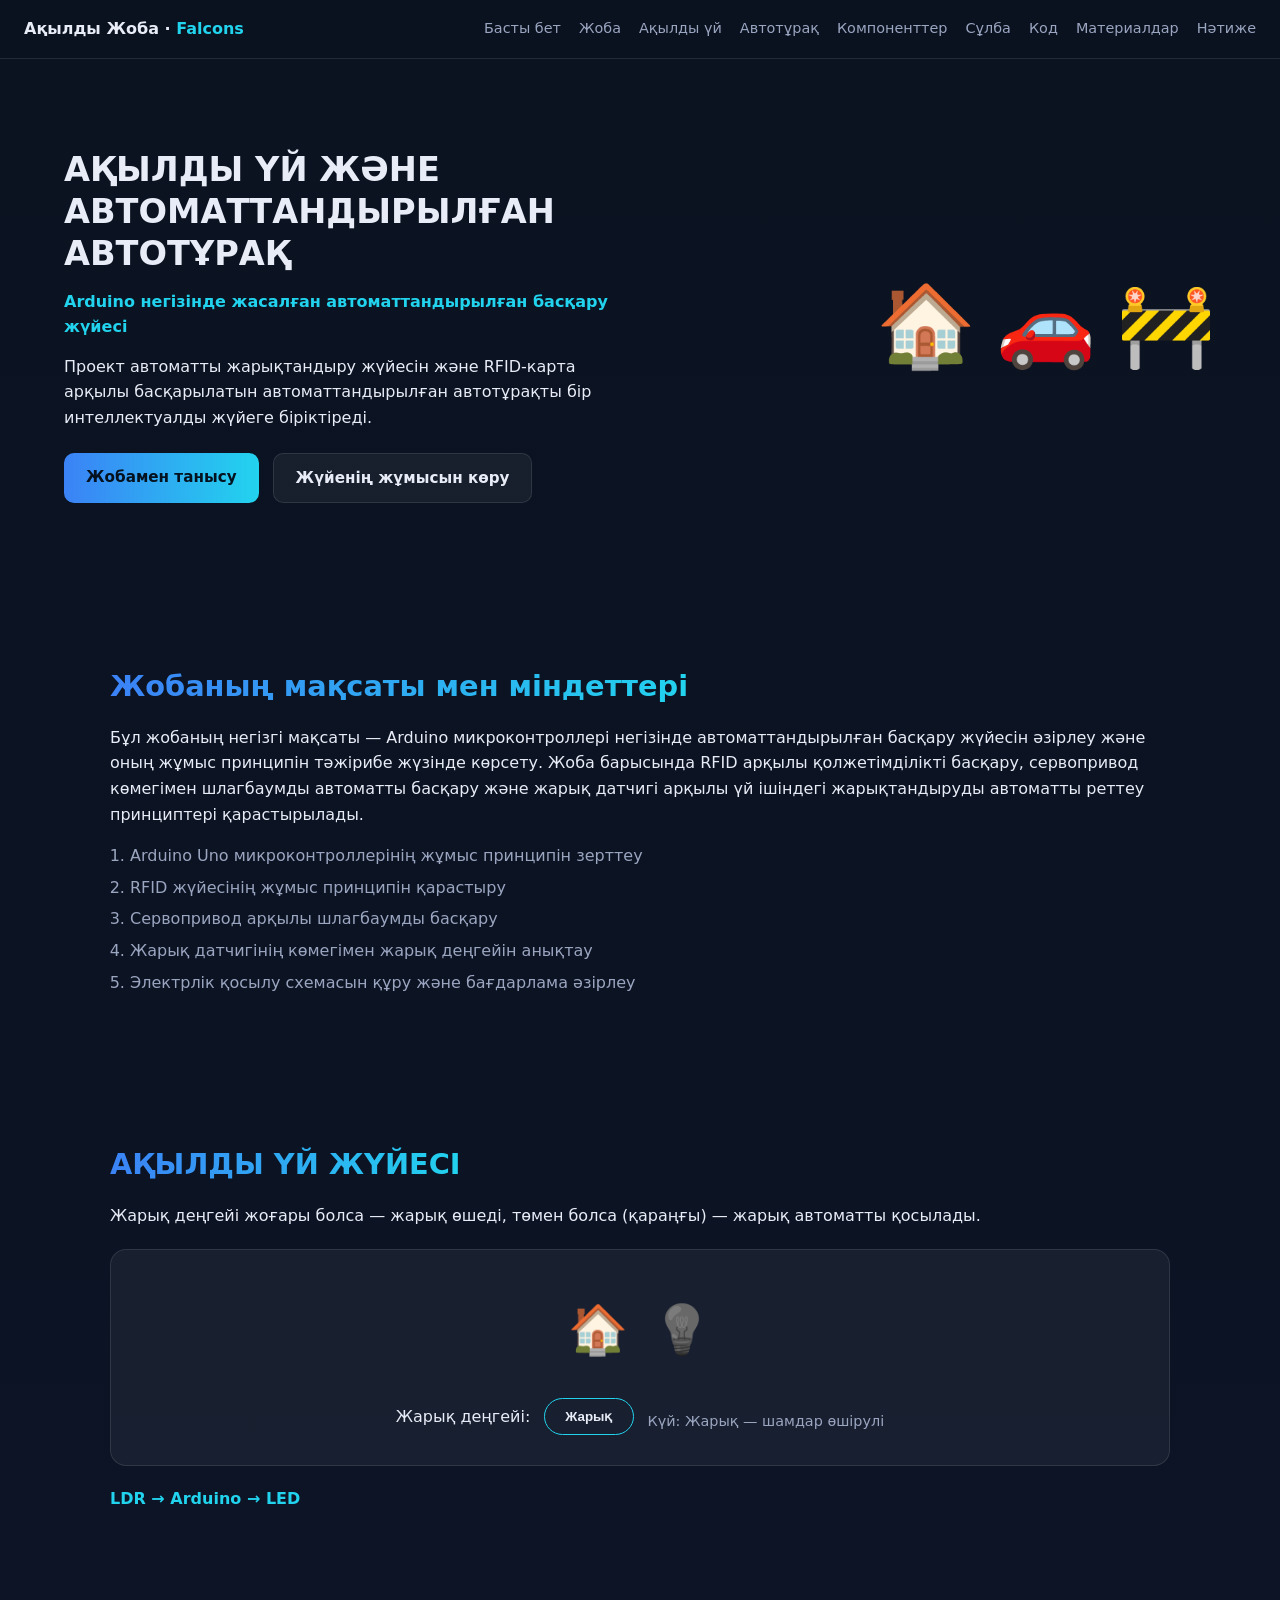
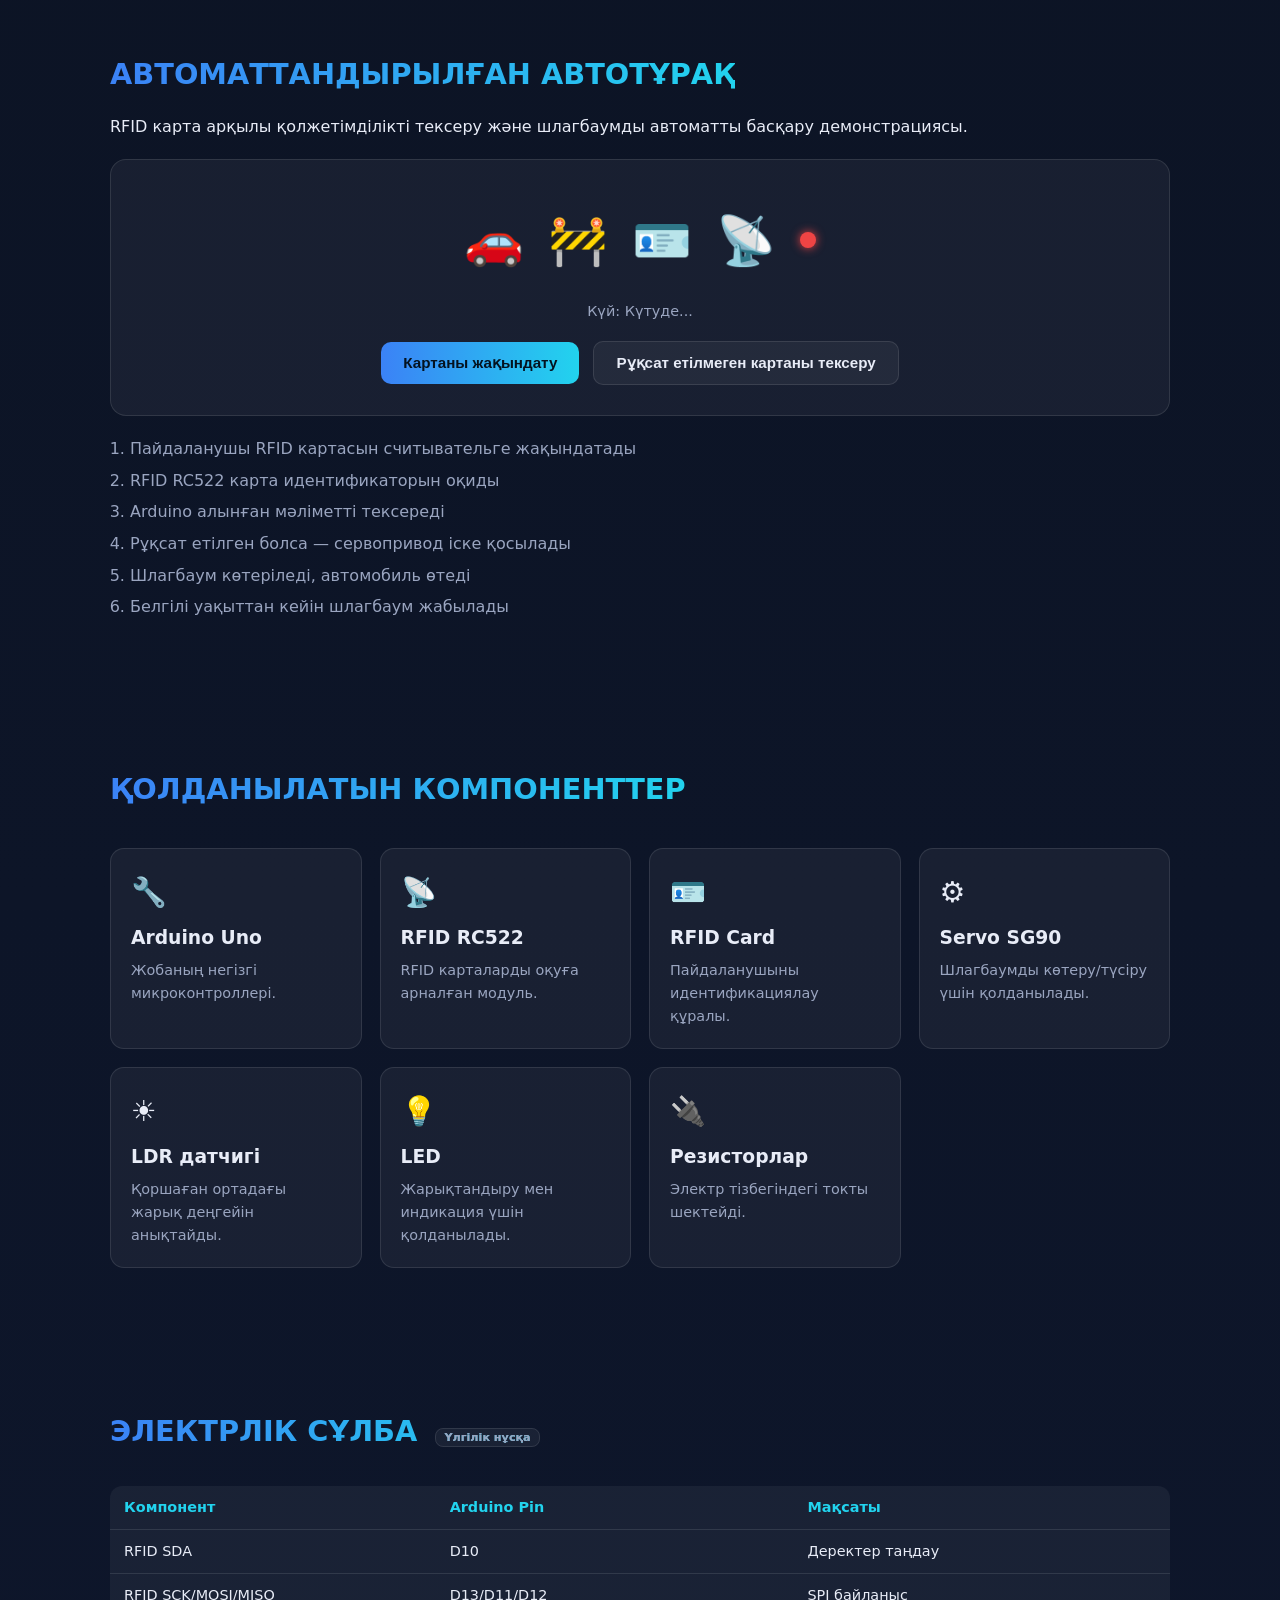
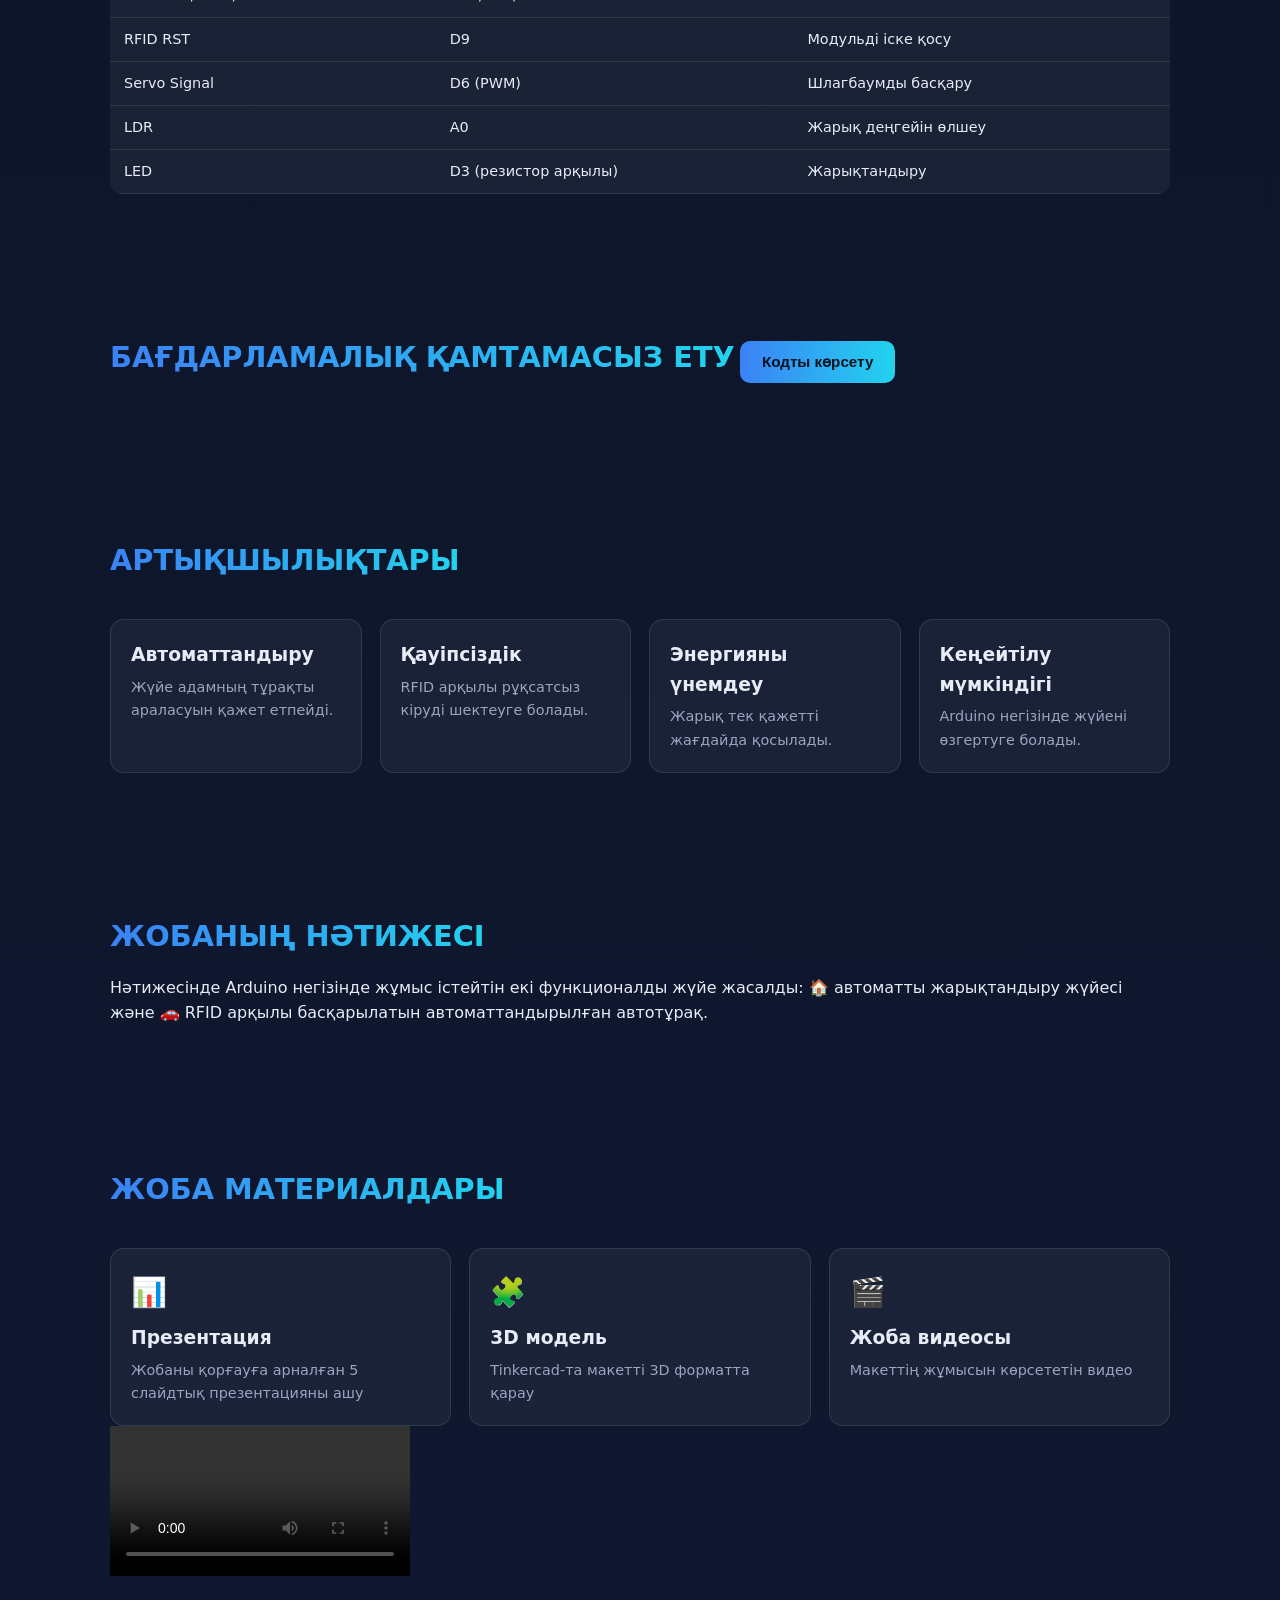
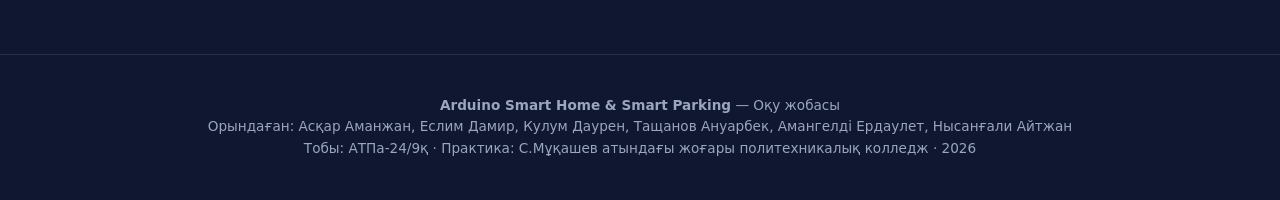
<file: index(10).html>
<!DOCTYPE html>
<html lang="kk">
<head>
<meta charset="UTF-8">
<meta name="viewport" content="width=device-width, initial-scale=1">
<title>Ақылды үй және автоматтандырылған автотұрақ | Arduino</title>
<meta name="description" content="Arduino негізінде жасалған ақылды үй және RFID автотұрақ жүйесі — оқу жобасы">
<link rel="icon" href="data:image/svg+xml,<svg xmlns=%22http://www.w3.org/2000/svg%22 viewBox=%220 0 100 100%22><text y=%22.9em%22 font-size=%2290%22>🏠</text></svg>">
<link rel="stylesheet" href="style.css">
</head>
<body>

<header class="navbar">
  <div class="logo">Ақылды Жоба · <span class="team-name">Falcons</span></div>
  <nav id="navLinks">
    <a href="#home">Басты бет</a>
    <a href="#about">Жоба</a>
    <a href="#home-demo">Ақылды үй</a>
    <a href="#parking-demo">Автотұрақ</a>
    <a href="#components">Компоненттер</a>
    <a href="#scheme">Сұлба</a>
    <a href="#code">Код</a>
    <a href="#materials">Материалдар</a>
    <a href="#result">Нәтиже</a>
  </nav>
  <button id="menuBtn" aria-label="Мәзірді ашу">☰</button>
</header>

<section id="home" class="hero">
  <div class="hero-text">
    <h1>АҚЫЛДЫ ҮЙ ЖӘНЕ АВТОМАТТАНДЫРЫЛҒАН АВТОТҰРАҚ</h1>
    <p class="sub">Arduino негізінде жасалған автоматтандырылған басқару жүйесі</p>
    <p>Проект автоматты жарықтандыру жүйесін және RFID-карта арқылы басқарылатын автоматтандырылған автотұрақты бір интеллектуалды жүйеге біріктіреді.</p>
    <div class="hero-btns">
      <a href="#about" class="btn primary">Жобамен танысу</a>
      <a href="#home-demo" class="btn ghost">Жүйенің жұмысын көру</a>
    </div>
  </div>
  <div class="hero-art" aria-hidden="true">
    <div class="house">🏠</div>
    <div class="car">🚗</div>
    <div class="barrier">🚧</div>
  </div>
</section>

<section id="about" class="section">
  <h2>Жобаның мақсаты мен міндеттері</h2>
  <p>Бұл жобаның негізгі мақсаты — Arduino микроконтроллері негізінде автоматтандырылған басқару жүйесін әзірлеу және оның жұмыс принципін тәжірибе жүзінде көрсету. Жоба барысында RFID арқылы қолжетімділікті басқару, сервопривод көмегімен шлагбаумды автоматты басқару және жарық датчигі арқылы үй ішіндегі жарықтандыруды автоматты реттеу принциптері қарастырылады.</p>
  <ol class="task-list">
    <li>Arduino Uno микроконтроллерінің жұмыс принципін зерттеу</li>
    <li>RFID жүйесінің жұмыс принципін қарастыру</li>
    <li>Сервопривод арқылы шлагбаумды басқару</li>
    <li>Жарық датчигінің көмегімен жарық деңгейін анықтау</li>
    <li>Электрлік қосылу схемасын құру және бағдарлама әзірлеу</li>
  </ol>
</section>

<section id="home-demo" class="section demo">
  <h2>АҚЫЛДЫ ҮЙ ЖҮЙЕСІ</h2>
  <p>Жарық деңгейі жоғары болса — жарық өшеді, төмен болса (қараңғы) — жарық автоматты қосылады.</p>
  <div class="demo-box">
    <div class="house-visual">
      <div id="houseIcon" class="big-icon">🏠</div>
      <div id="lampIcon" class="lamp">💡</div>
    </div>
    <div class="controls">
      <span>Жарық деңгейі:</span>
      <button id="lightBtn" class="toggle-btn">Жарық</button>
      <p id="houseStatus" class="status">Күй: Жарық — шамдар өшірулі</p>
    </div>
  </div>
  <p class="flow">LDR → Arduino → LED</p>
</section>

<section id="parking-demo" class="section demo">
  <h2>АВТОМАТТАНДЫРЫЛҒАН АВТОТҰРАҚ</h2>
  <p>RFID карта арқылы қолжетімділікті тексеру және шлагбаумды автоматты басқару демонстрациясы.</p>
  <div class="parking-box">
    <div class="parking-visual">
      <div id="carIcon" class="big-icon">🚗</div>
      <div id="barrierIcon" class="barrier-icon">🚧</div>
      <div id="rfidIcon" class="rfid-icon">🪪</div>
      <div class="reader">📡</div>
      <div id="indicator" class="indicator red"></div>
    </div>
    <p id="parkStatus" class="status">Күй: Күтуде...</p>
    <div class="controls">
      <button id="validCardBtn" class="btn primary">Картаны жақындату</button>
      <button id="invalidCardBtn" class="btn ghost">Рұқсат етілмеген картаны тексеру</button>
    </div>
  </div>
  <ol class="steps">
    <li>Пайдаланушы RFID картасын считывательге жақындатады</li>
    <li>RFID RC522 карта идентификаторын оқиды</li>
    <li>Arduino алынған мәліметті тексереді</li>
    <li>Рұқсат етілген болса — сервопривод іске қосылады</li>
    <li>Шлагбаум көтеріледі, автомобиль өтеді</li>
    <li>Белгілі уақыттан кейін шлагбаум жабылады</li>
  </ol>
</section>

<section id="components" class="section">
  <h2>ҚОЛДАНЫЛАТЫН КОМПОНЕНТТЕР</h2>
  <div class="card-grid">
    <div class="card"><div class="icon">🔧</div><h3>Arduino Uno</h3><p>Жобаның негізгі микроконтроллері.</p></div>
    <div class="card"><div class="icon">📡</div><h3>RFID RC522</h3><p>RFID карталарды оқуға арналған модуль.</p></div>
    <div class="card"><div class="icon">🪪</div><h3>RFID Card</h3><p>Пайдаланушыны идентификациялау құралы.</p></div>
    <div class="card"><div class="icon">⚙️</div><h3>Servo SG90</h3><p>Шлагбаумды көтеру/түсіру үшін қолданылады.</p></div>
    <div class="card"><div class="icon">☀️</div><h3>LDR датчигі</h3><p>Қоршаған ортадағы жарық деңгейін анықтайды.</p></div>
    <div class="card"><div class="icon">💡</div><h3>LED</h3><p>Жарықтандыру мен индикация үшін қолданылады.</p></div>
    <div class="card"><div class="icon">🔌</div><h3>Резисторлар</h3><p>Электр тізбегіндегі токты шектейді.</p></div>
  </div>
</section>

<section id="scheme" class="section">
  <h2>ЭЛЕКТРЛІК СҰЛБА <span class="tag">Үлгілік нұсқа</span></h2>
  <table class="pin-table">
    <tr><th>Компонент</th><th>Arduino Pin</th><th>Мақсаты</th></tr>
    <tr><td>RFID SDA</td><td>D10</td><td>Деректер таңдау</td></tr>
    <tr><td>RFID SCK/MOSI/MISO</td><td>D13/D11/D12</td><td>SPI байланыс</td></tr>
    <tr><td>RFID RST</td><td>D9</td><td>Модульді іске қосу</td></tr>
    <tr><td>Servo Signal</td><td>D6 (PWM)</td><td>Шлагбаумды басқару</td></tr>
    <tr><td>LDR</td><td>A0</td><td>Жарық деңгейін өлшеу</td></tr>
    <tr><td>LED</td><td>D3 (резистор арқылы)</td><td>Жарықтандыру</td></tr>
  </table>
</section>

<section id="code" class="section">
  <h2>БАҒДАРЛАМАЛЫҚ ҚАМТАМАСЫЗ ЕТУ</h2>
  <button id="codeToggle" class="btn primary">Кодты көрсету</button>
  <div id="codeBlock" class="code-block hidden">
    <button id="copyBtn" class="btn ghost small">Кодты көшіру</button>
    <pre id="codeText">#include &lt;SPI.h&gt;
#include &lt;MFRC522.h&gt;
#include &lt;Servo.h&gt;

#define SS_PIN 10
#define RST_PIN 9
#define LDR_PIN A0
#define LED_PIN 3

MFRC522 rfid(SS_PIN, RST_PIN);
Servo barrier;
byte allowedUID[4] = {0xDE, 0xAD, 0xBE, 0xEF}; // мысал UID

void setup() {
  Serial.begin(9600);
  SPI.begin();
  rfid.PCD_Init();
  barrier.attach(6);
  barrier.write(0);
  pinMode(LED_PIN, OUTPUT);
}

void loop() {
  int light = analogRead(LDR_PIN);
  digitalWrite(LED_PIN, light &lt; 400 ? HIGH : LOW);

  if (rfid.PICC_IsNewCardPresent() &amp;&amp; rfid.PICC_ReadCardSerial()) {
    bool ok = true;
    for (byte i = 0; i &lt; 4; i++) {
      if (rfid.uid.uidByte[i] != allowedUID[i]) ok = false;
    }
    if (ok) {
      Serial.println("Карта рұқсат етілді");
      barrier.write(90);
      delay(3000);
      barrier.write(0);
    } else {
      Serial.println("Карта қабылданбады");
    }
    rfid.PICC_HaltA();
  }
  delay(200);
}</pre>
  </div>
</section>

<section class="section">
  <h2>АРТЫҚШЫЛЫҚТАРЫ</h2>
  <div class="card-grid">
    <div class="card"><h3>Автоматтандыру</h3><p>Жүйе адамның тұрақты араласуын қажет етпейді.</p></div>
    <div class="card"><h3>Қауіпсіздік</h3><p>RFID арқылы рұқсатсыз кіруді шектеуге болады.</p></div>
    <div class="card"><h3>Энергияны үнемдеу</h3><p>Жарық тек қажетті жағдайда қосылады.</p></div>
    <div class="card"><h3>Кеңейтілу мүмкіндігі</h3><p>Arduino негізінде жүйені өзгертуге болады.</p></div>
  </div>
</section>

<section id="result" class="section">
  <h2>ЖОБАНЫҢ НӘТИЖЕСІ</h2>
  <p>Нәтижесінде Arduino негізінде жұмыс істейтін екі функционалды жүйе жасалды: 🏠 автоматты жарықтандыру жүйесі және 🚗 RFID арқылы басқарылатын автоматтандырылған автотұрақ.</p>
</section>

<section id="materials" class="section">
  <h2>ЖОБА МАТЕРИАЛДАРЫ</h2>
  <div class="card-grid">
    <a class="card material-card" href="presentation.html" target="_blank" rel="noopener">
      <div class="icon">📊</div>
      <h3>Презентация</h3>
      <p>Жобаны қорғауға арналған 5 слайдтық презентацияны ашу</p>
    </a>
    <a class="card material-card" href="https://www.tinkercad.com/things/dj2UjVlkim3-cool-snaget-robo" target="_blank" rel="noopener">
      <div class="icon">🧩</div>
      <h3>3D модель</h3>
      <p>Tinkercad-та макетті 3D форматта қарау</p>
    </a>
    <a class="card material-card" href="video/zhoba-video.mp4" target="_blank" rel="noopener">
      <div class="icon">🎬</div>
      <h3>Жоба видеосы</h3>
      <p>Макеттің жұмысын көрсететін видео</p>
    </a>
  </div>

  <div class="video-wrap">
    <video controls preload="metadata" playsinline poster="">
      <source src="video/zhoba-video.mp4" type="video/mp4">
      Браузеріңіз видеоны қолдамайды.
    </video>
  </div>
</section>

<footer class="footer">
  <p><strong>Arduino Smart Home &amp; Smart Parking</strong> — Оқу жобасы</p>
  <p>Орындаған: Асқар Аманжан, Еслим Дамир, Кулум Даурен, Тащанов Ануарбек, Амангелді Ердаулет, Нысанғали Айтжан</p>
  <p>Тобы: АТПа-24/9қ · Практика: С.Мұқашев атындағы жоғары политехникалық колледж · 2026</p>
</footer>

<script src="script.js"></script>
</body>
</html>
</file>
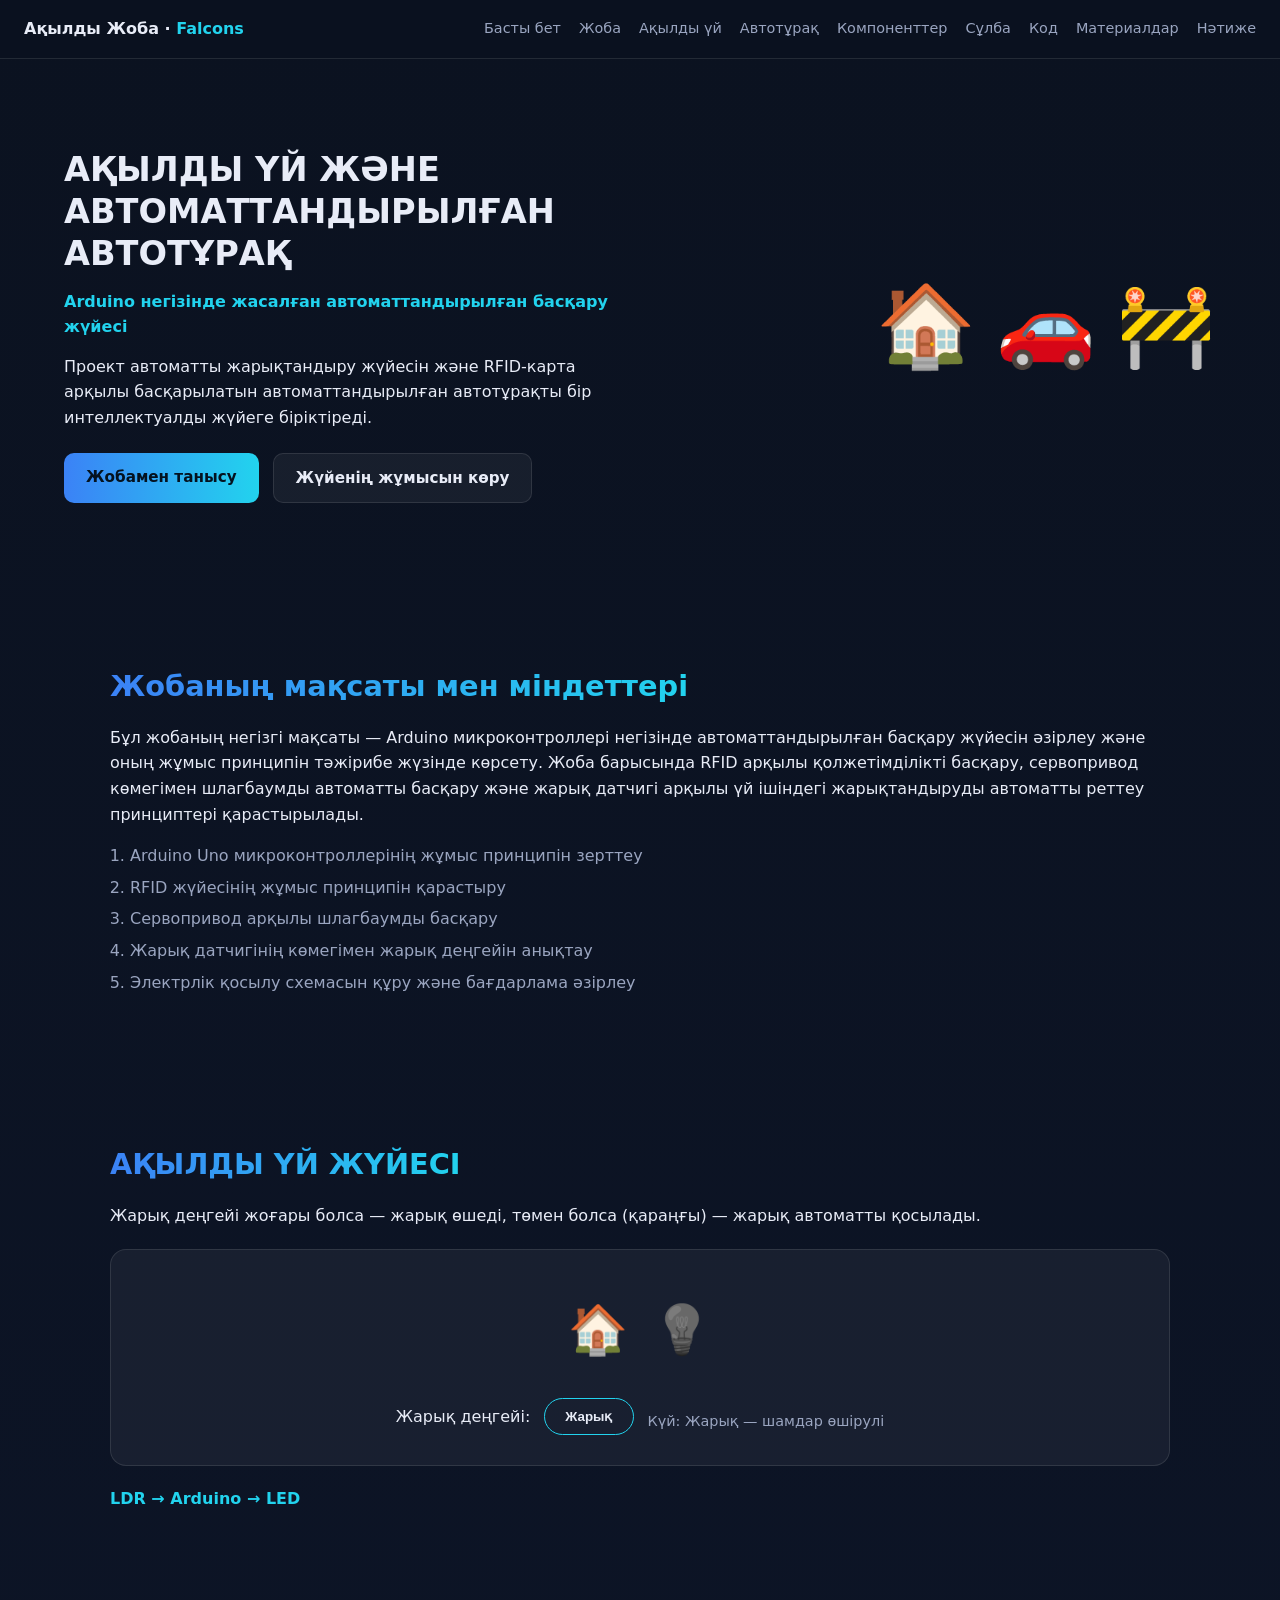
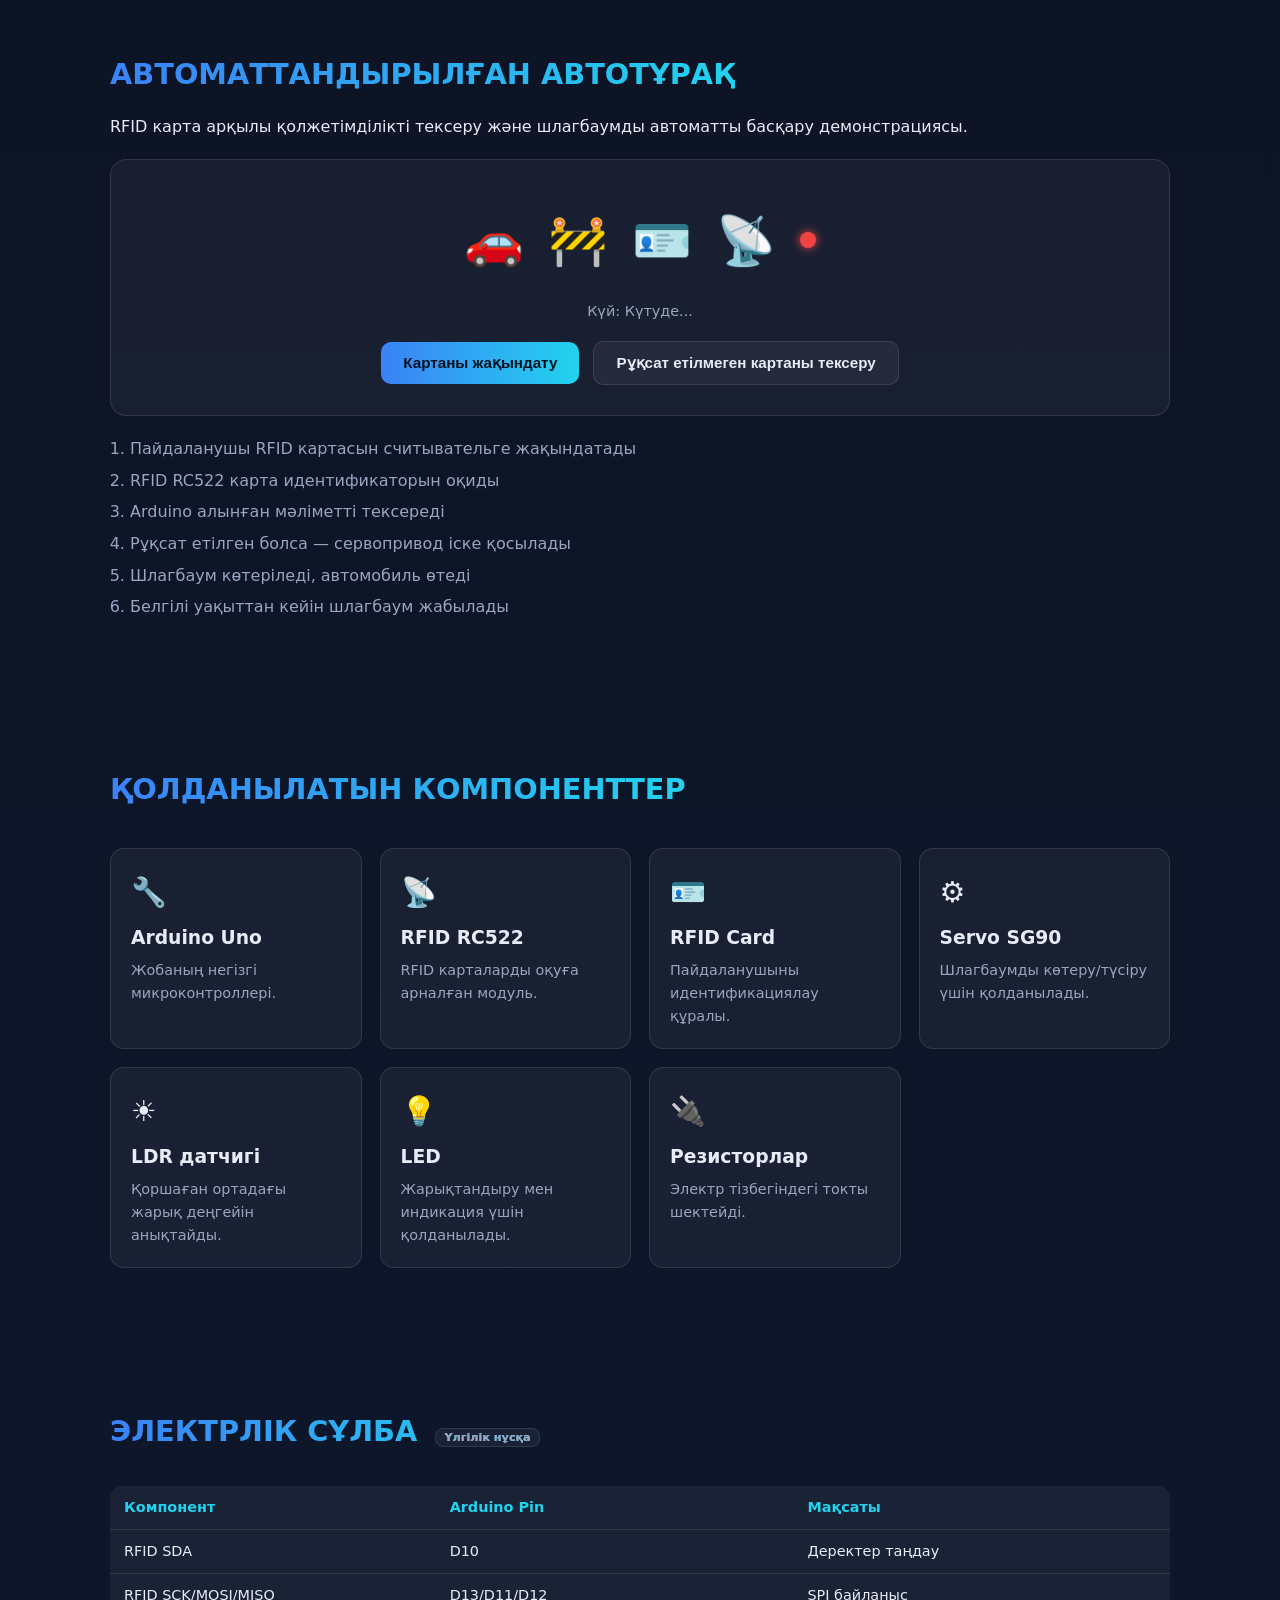
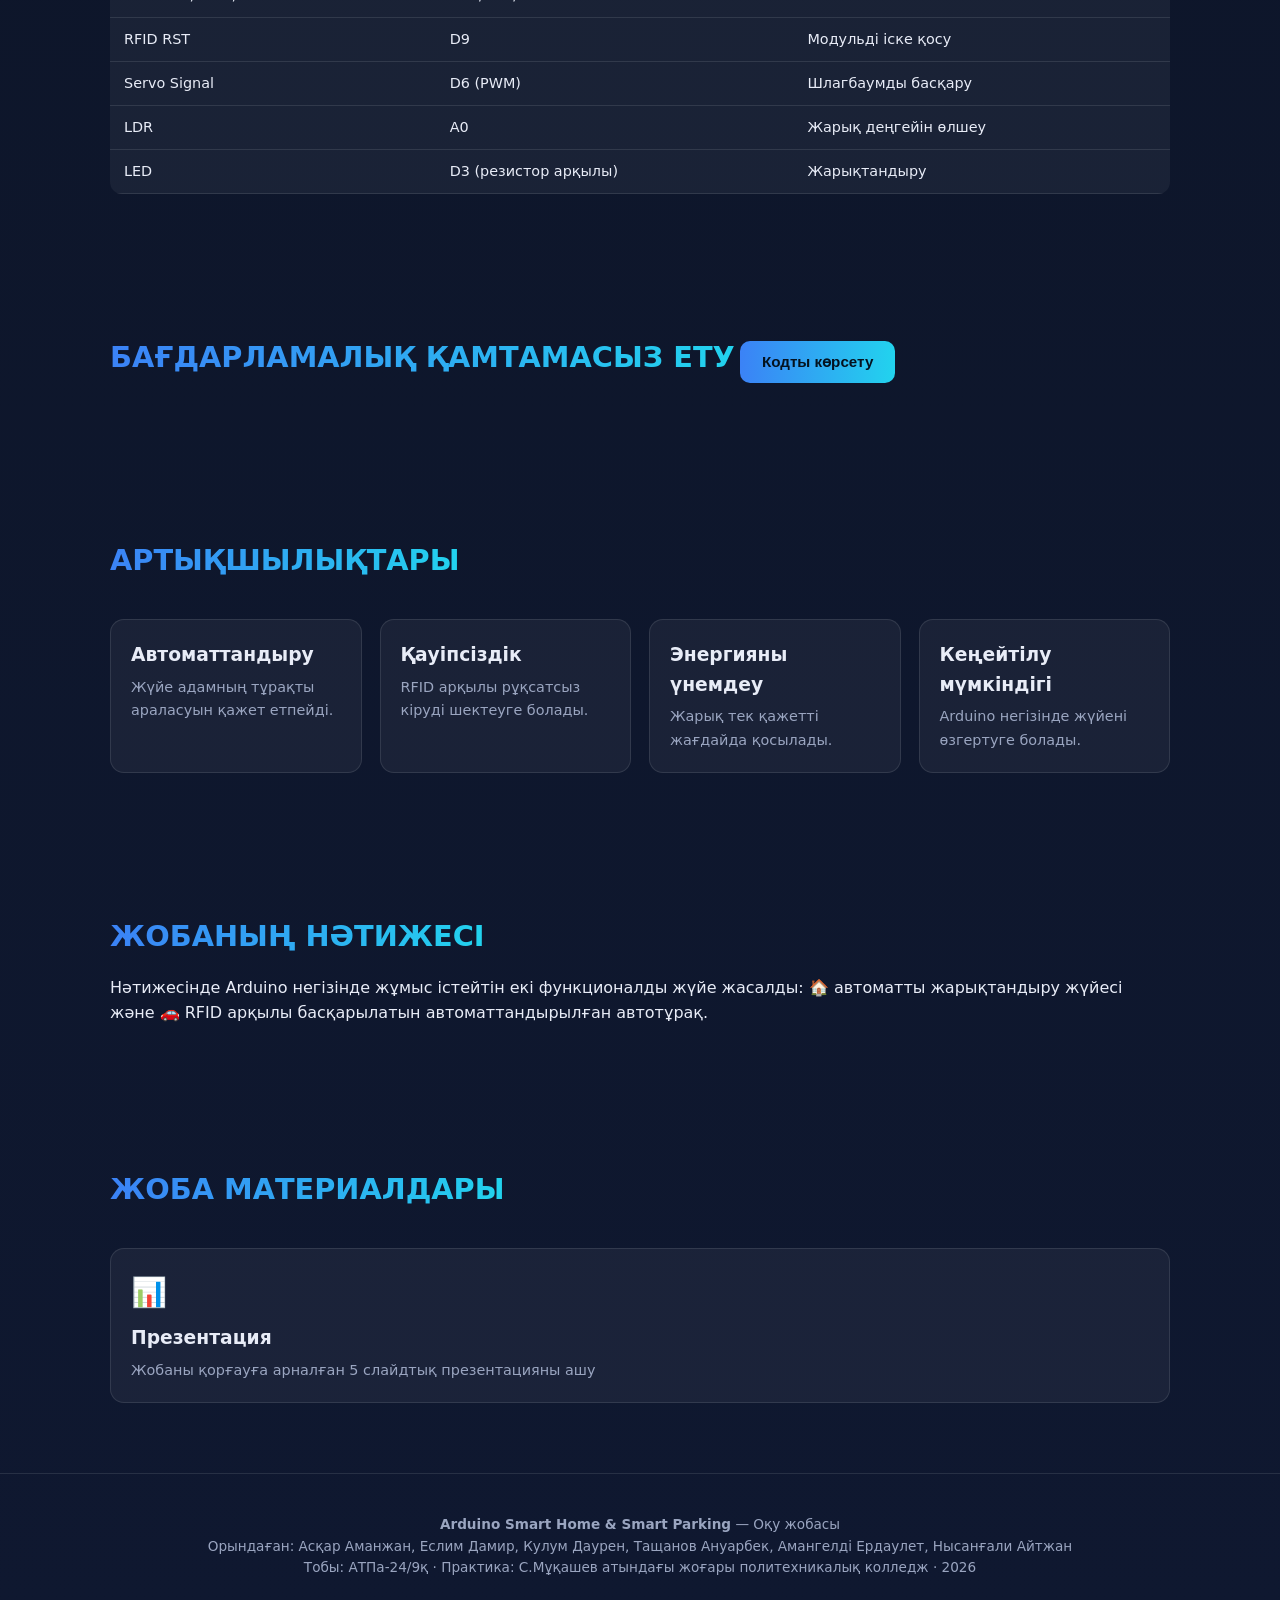
<file: index(11).html>
<!DOCTYPE html>
<html lang="kk">
<head>
<meta charset="UTF-8">
<meta name="viewport" content="width=device-width, initial-scale=1">
<title>Ақылды үй және автоматтандырылған автотұрақ | Arduino</title>
<meta name="description" content="Arduino негізінде жасалған ақылды үй және RFID автотұрақ жүйесі — оқу жобасы">
<link rel="icon" href="data:image/svg+xml,<svg xmlns=%22http://www.w3.org/2000/svg%22 viewBox=%220 0 100 100%22><text y=%22.9em%22 font-size=%2290%22>🏠</text></svg>">
<link rel="stylesheet" href="style.css">
</head>
<body>

<header class="navbar">
  <div class="logo">Ақылды Жоба · <span class="team-name">Falcons</span></div>
  <nav id="navLinks">
    <a href="#home">Басты бет</a>
    <a href="#about">Жоба</a>
    <a href="#home-demo">Ақылды үй</a>
    <a href="#parking-demo">Автотұрақ</a>
    <a href="#components">Компоненттер</a>
    <a href="#scheme">Сұлба</a>
    <a href="#code">Код</a>
    <a href="#materials">Материалдар</a>
    <a href="#result">Нәтиже</a>
  </nav>
  <button id="menuBtn" aria-label="Мәзірді ашу">☰</button>
</header>

<section id="home" class="hero">
  <div class="hero-text">
    <h1>АҚЫЛДЫ ҮЙ ЖӘНЕ АВТОМАТТАНДЫРЫЛҒАН АВТОТҰРАҚ</h1>
    <p class="sub">Arduino негізінде жасалған автоматтандырылған басқару жүйесі</p>
    <p>Проект автоматты жарықтандыру жүйесін және RFID-карта арқылы басқарылатын автоматтандырылған автотұрақты бір интеллектуалды жүйеге біріктіреді.</p>
    <div class="hero-btns">
      <a href="#about" class="btn primary">Жобамен танысу</a>
      <a href="#home-demo" class="btn ghost">Жүйенің жұмысын көру</a>
    </div>
  </div>
  <div class="hero-art" aria-hidden="true">
    <div class="house">🏠</div>
    <div class="car">🚗</div>
    <div class="barrier">🚧</div>
  </div>
</section>

<section id="about" class="section">
  <h2>Жобаның мақсаты мен міндеттері</h2>
  <p>Бұл жобаның негізгі мақсаты — Arduino микроконтроллері негізінде автоматтандырылған басқару жүйесін әзірлеу және оның жұмыс принципін тәжірибе жүзінде көрсету. Жоба барысында RFID арқылы қолжетімділікті басқару, сервопривод көмегімен шлагбаумды автоматты басқару және жарық датчигі арқылы үй ішіндегі жарықтандыруды автоматты реттеу принциптері қарастырылады.</p>
  <ol class="task-list">
    <li>Arduino Uno микроконтроллерінің жұмыс принципін зерттеу</li>
    <li>RFID жүйесінің жұмыс принципін қарастыру</li>
    <li>Сервопривод арқылы шлагбаумды басқару</li>
    <li>Жарық датчигінің көмегімен жарық деңгейін анықтау</li>
    <li>Электрлік қосылу схемасын құру және бағдарлама әзірлеу</li>
  </ol>
</section>

<section id="home-demo" class="section demo">
  <h2>АҚЫЛДЫ ҮЙ ЖҮЙЕСІ</h2>
  <p>Жарық деңгейі жоғары болса — жарық өшеді, төмен болса (қараңғы) — жарық автоматты қосылады.</p>
  <div class="demo-box">
    <div class="house-visual">
      <div id="houseIcon" class="big-icon">🏠</div>
      <div id="lampIcon" class="lamp">💡</div>
    </div>
    <div class="controls">
      <span>Жарық деңгейі:</span>
      <button id="lightBtn" class="toggle-btn">Жарық</button>
      <p id="houseStatus" class="status">Күй: Жарық — шамдар өшірулі</p>
    </div>
  </div>
  <p class="flow">LDR → Arduino → LED</p>
</section>

<section id="parking-demo" class="section demo">
  <h2>АВТОМАТТАНДЫРЫЛҒАН АВТОТҰРАҚ</h2>
  <p>RFID карта арқылы қолжетімділікті тексеру және шлагбаумды автоматты басқару демонстрациясы.</p>
  <div class="parking-box">
    <div class="parking-visual">
      <div id="carIcon" class="big-icon">🚗</div>
      <div id="barrierIcon" class="barrier-icon">🚧</div>
      <div id="rfidIcon" class="rfid-icon">🪪</div>
      <div class="reader">📡</div>
      <div id="indicator" class="indicator red"></div>
    </div>
    <p id="parkStatus" class="status">Күй: Күтуде...</p>
    <div class="controls">
      <button id="validCardBtn" class="btn primary">Картаны жақындату</button>
      <button id="invalidCardBtn" class="btn ghost">Рұқсат етілмеген картаны тексеру</button>
    </div>
  </div>
  <ol class="steps">
    <li>Пайдаланушы RFID картасын считывательге жақындатады</li>
    <li>RFID RC522 карта идентификаторын оқиды</li>
    <li>Arduino алынған мәліметті тексереді</li>
    <li>Рұқсат етілген болса — сервопривод іске қосылады</li>
    <li>Шлагбаум көтеріледі, автомобиль өтеді</li>
    <li>Белгілі уақыттан кейін шлагбаум жабылады</li>
  </ol>
</section>

<section id="components" class="section">
  <h2>ҚОЛДАНЫЛАТЫН КОМПОНЕНТТЕР</h2>
  <div class="card-grid">
    <div class="card"><div class="icon">🔧</div><h3>Arduino Uno</h3><p>Жобаның негізгі микроконтроллері.</p></div>
    <div class="card"><div class="icon">📡</div><h3>RFID RC522</h3><p>RFID карталарды оқуға арналған модуль.</p></div>
    <div class="card"><div class="icon">🪪</div><h3>RFID Card</h3><p>Пайдаланушыны идентификациялау құралы.</p></div>
    <div class="card"><div class="icon">⚙️</div><h3>Servo SG90</h3><p>Шлагбаумды көтеру/түсіру үшін қолданылады.</p></div>
    <div class="card"><div class="icon">☀️</div><h3>LDR датчигі</h3><p>Қоршаған ортадағы жарық деңгейін анықтайды.</p></div>
    <div class="card"><div class="icon">💡</div><h3>LED</h3><p>Жарықтандыру мен индикация үшін қолданылады.</p></div>
    <div class="card"><div class="icon">🔌</div><h3>Резисторлар</h3><p>Электр тізбегіндегі токты шектейді.</p></div>
  </div>
</section>

<section id="scheme" class="section">
  <h2>ЭЛЕКТРЛІК СҰЛБА <span class="tag">Үлгілік нұсқа</span></h2>
  <table class="pin-table">
    <tr><th>Компонент</th><th>Arduino Pin</th><th>Мақсаты</th></tr>
    <tr><td>RFID SDA</td><td>D10</td><td>Деректер таңдау</td></tr>
    <tr><td>RFID SCK/MOSI/MISO</td><td>D13/D11/D12</td><td>SPI байланыс</td></tr>
    <tr><td>RFID RST</td><td>D9</td><td>Модульді іске қосу</td></tr>
    <tr><td>Servo Signal</td><td>D6 (PWM)</td><td>Шлагбаумды басқару</td></tr>
    <tr><td>LDR</td><td>A0</td><td>Жарық деңгейін өлшеу</td></tr>
    <tr><td>LED</td><td>D3 (резистор арқылы)</td><td>Жарықтандыру</td></tr>
  </table>
</section>

<section id="code" class="section">
  <h2>БАҒДАРЛАМАЛЫҚ ҚАМТАМАСЫЗ ЕТУ</h2>
  <button id="codeToggle" class="btn primary">Кодты көрсету</button>
  <div id="codeBlock" class="code-block hidden">
    <button id="copyBtn" class="btn ghost small">Кодты көшіру</button>
    <pre id="codeText">#include &lt;SPI.h&gt;
#include &lt;MFRC522.h&gt;
#include &lt;Servo.h&gt;

#define SS_PIN 10
#define RST_PIN 9
#define LDR_PIN A0
#define LED_PIN 3

MFRC522 rfid(SS_PIN, RST_PIN);
Servo barrier;
byte allowedUID[4] = {0xDE, 0xAD, 0xBE, 0xEF}; // мысал UID

void setup() {
  Serial.begin(9600);
  SPI.begin();
  rfid.PCD_Init();
  barrier.attach(6);
  barrier.write(0);
  pinMode(LED_PIN, OUTPUT);
}

void loop() {
  int light = analogRead(LDR_PIN);
  digitalWrite(LED_PIN, light &lt; 400 ? HIGH : LOW);

  if (rfid.PICC_IsNewCardPresent() &amp;&amp; rfid.PICC_ReadCardSerial()) {
    bool ok = true;
    for (byte i = 0; i &lt; 4; i++) {
      if (rfid.uid.uidByte[i] != allowedUID[i]) ok = false;
    }
    if (ok) {
      Serial.println("Карта рұқсат етілді");
      barrier.write(90);
      delay(3000);
      barrier.write(0);
    } else {
      Serial.println("Карта қабылданбады");
    }
    rfid.PICC_HaltA();
  }
  delay(200);
}</pre>
  </div>
</section>

<section class="section">
  <h2>АРТЫҚШЫЛЫҚТАРЫ</h2>
  <div class="card-grid">
    <div class="card"><h3>Автоматтандыру</h3><p>Жүйе адамның тұрақты араласуын қажет етпейді.</p></div>
    <div class="card"><h3>Қауіпсіздік</h3><p>RFID арқылы рұқсатсыз кіруді шектеуге болады.</p></div>
    <div class="card"><h3>Энергияны үнемдеу</h3><p>Жарық тек қажетті жағдайда қосылады.</p></div>
    <div class="card"><h3>Кеңейтілу мүмкіндігі</h3><p>Arduino негізінде жүйені өзгертуге болады.</p></div>
  </div>
</section>

<section id="result" class="section">
  <h2>ЖОБАНЫҢ НӘТИЖЕСІ</h2>
  <p>Нәтижесінде Arduino негізінде жұмыс істейтін екі функционалды жүйе жасалды: 🏠 автоматты жарықтандыру жүйесі және 🚗 RFID арқылы басқарылатын автоматтандырылған автотұрақ.</p>
</section>

<section id="materials" class="section">
  <h2>ЖОБА МАТЕРИАЛДАРЫ</h2>
  <div class="card-grid">
    <a class="card material-card" href="presentation.html" target="_blank" rel="noopener">
      <div class="icon">📊</div>
      <h3>Презентация</h3>
      <p>Жобаны қорғауға арналған 5 слайдтық презентацияны ашу</p>
    </a>
  </div>
</section>

<footer class="footer">
  <p><strong>Arduino Smart Home &amp; Smart Parking</strong> — Оқу жобасы</p>
  <p>Орындаған: Асқар Аманжан, Еслим Дамир, Кулум Даурен, Тащанов Ануарбек, Амангелді Ердаулет, Нысанғали Айтжан</p>
  <p>Тобы: АТПа-24/9қ · Практика: С.Мұқашев атындағы жоғары политехникалық колледж · 2026</p>
</footer>

<script src="script.js"></script>
</body>
</html>
</file>
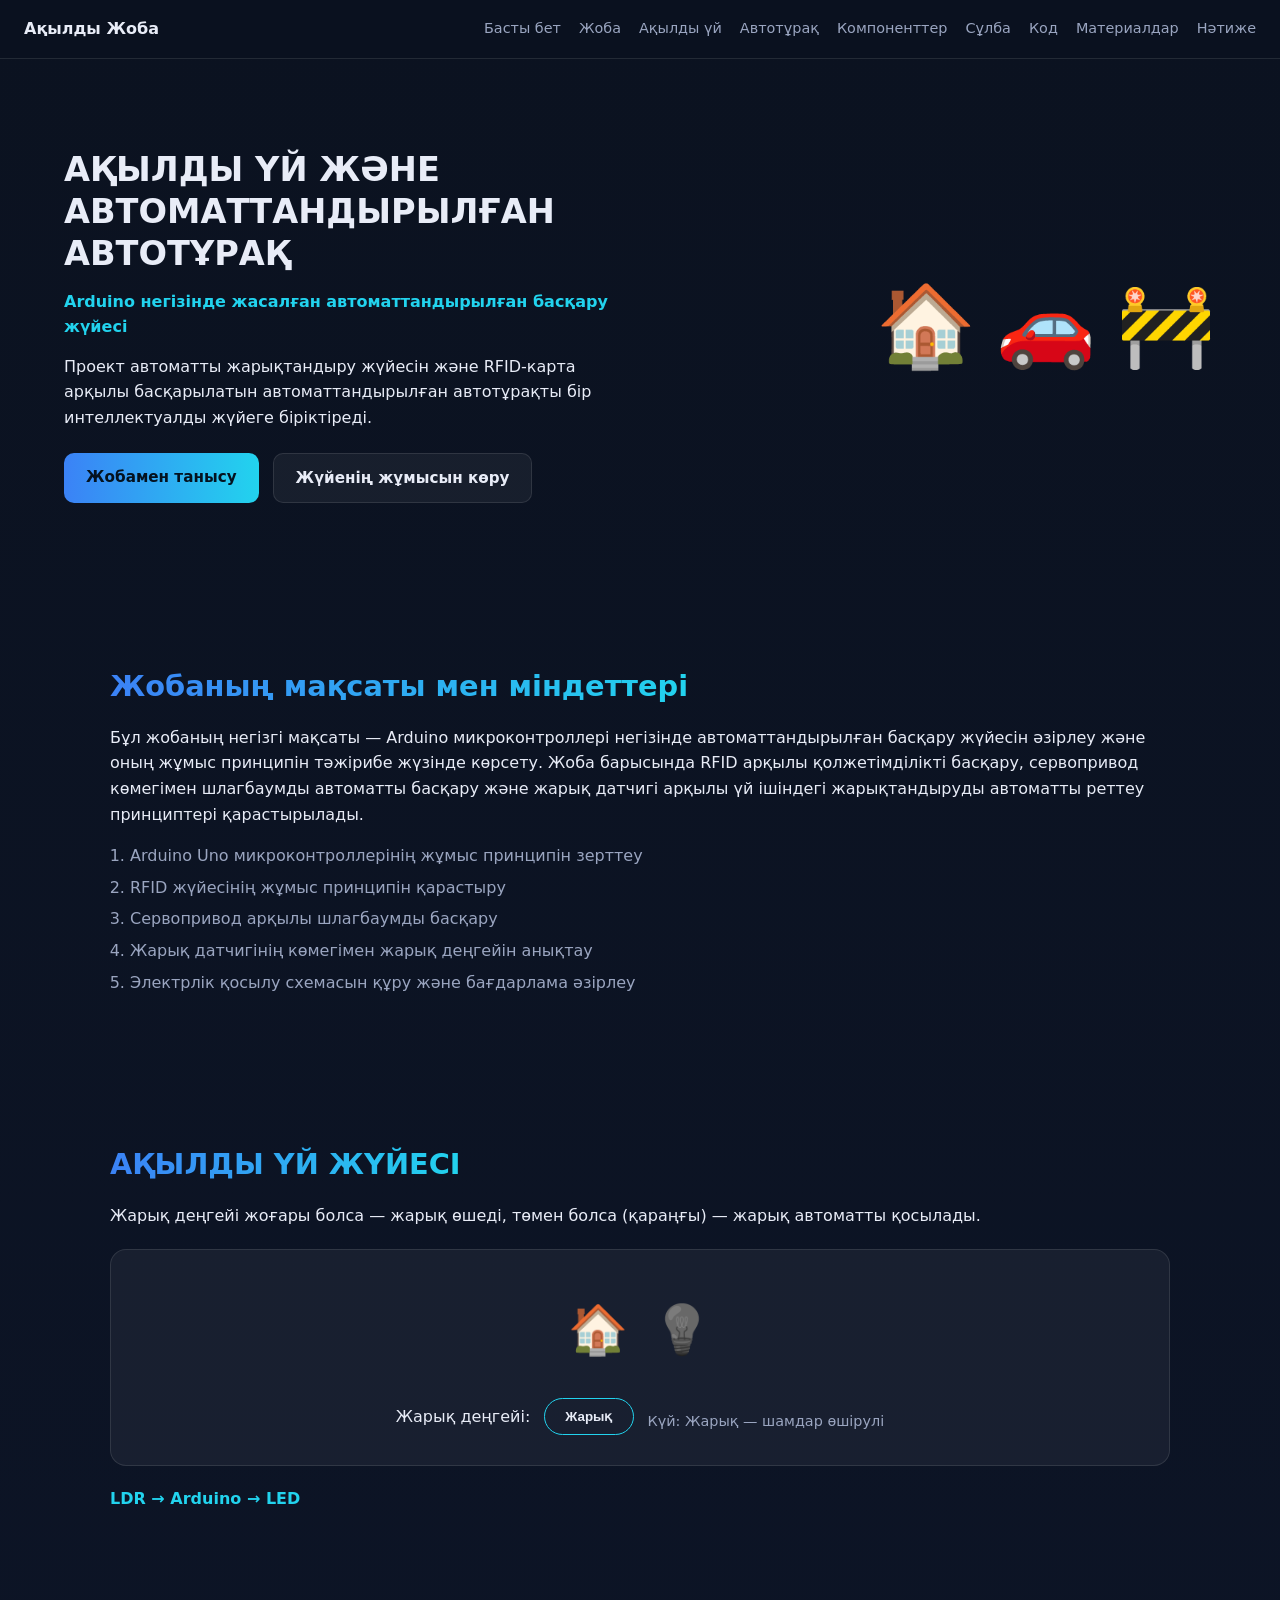
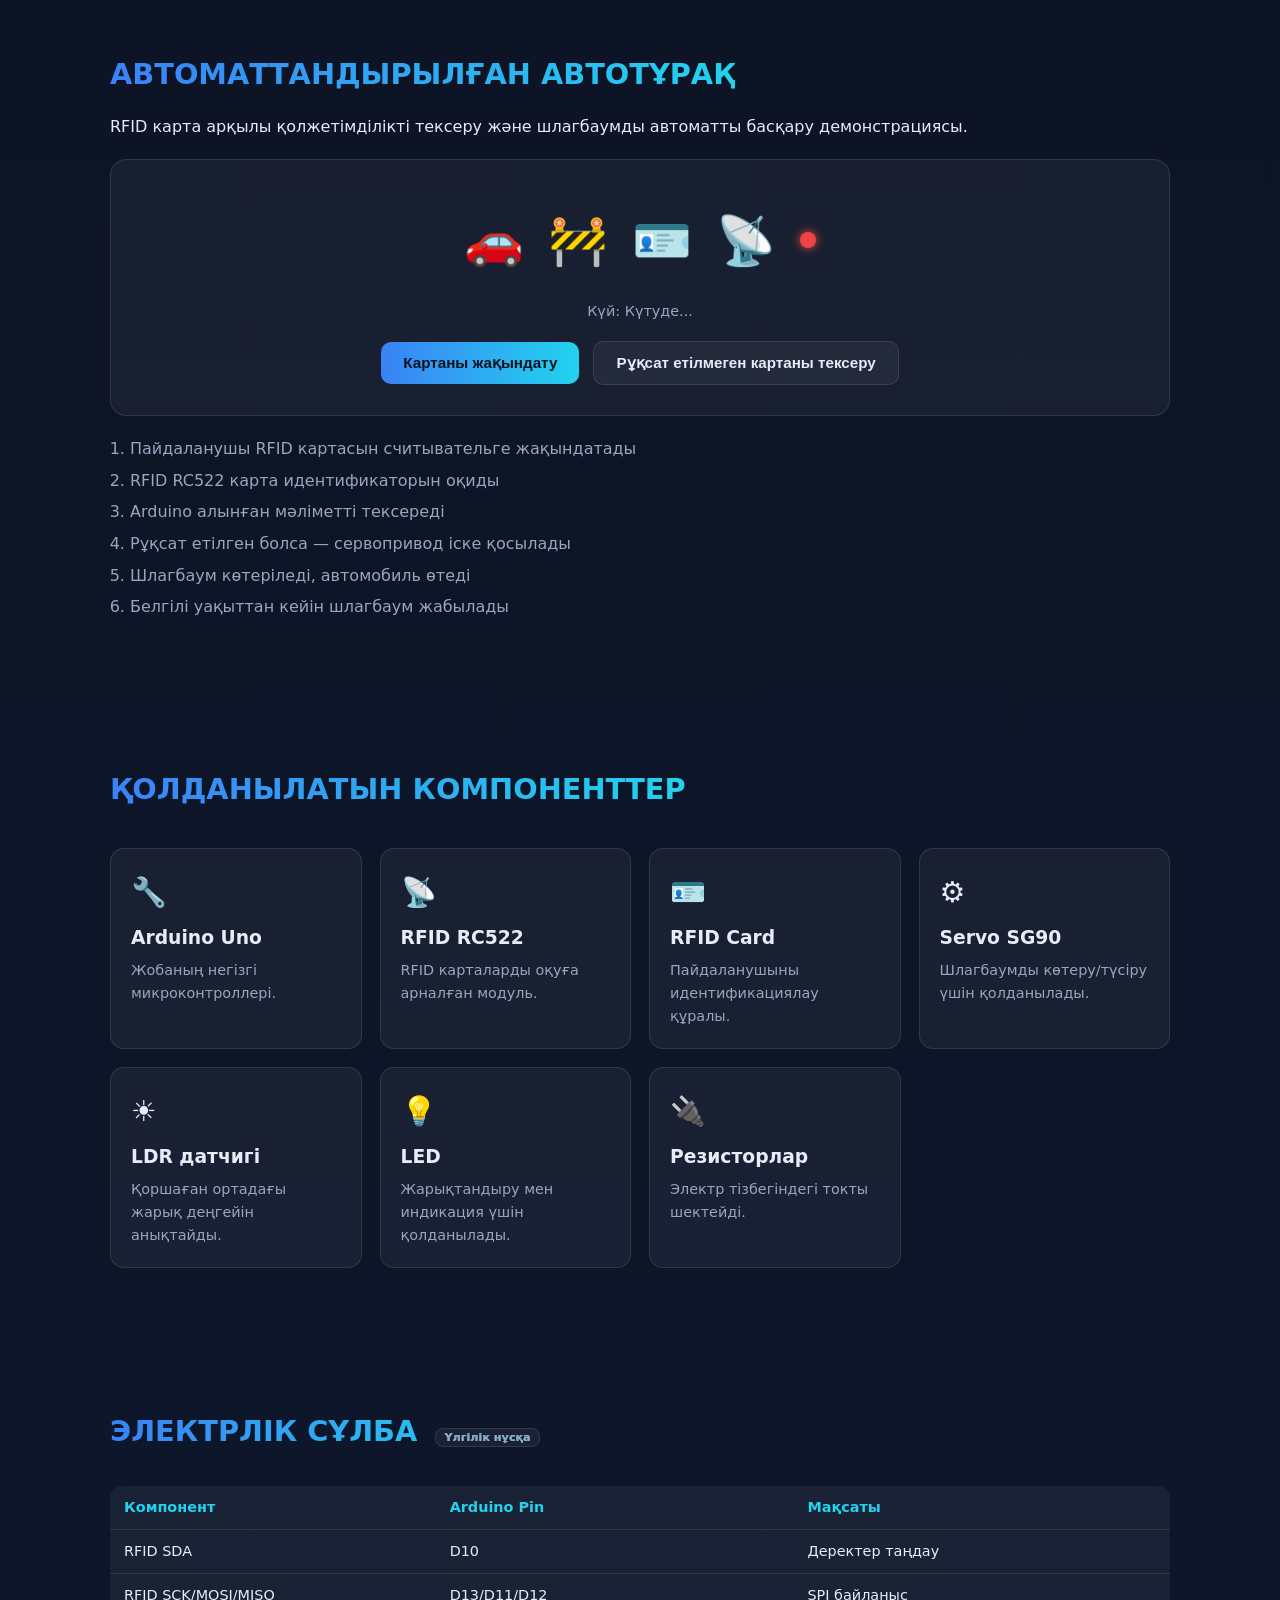
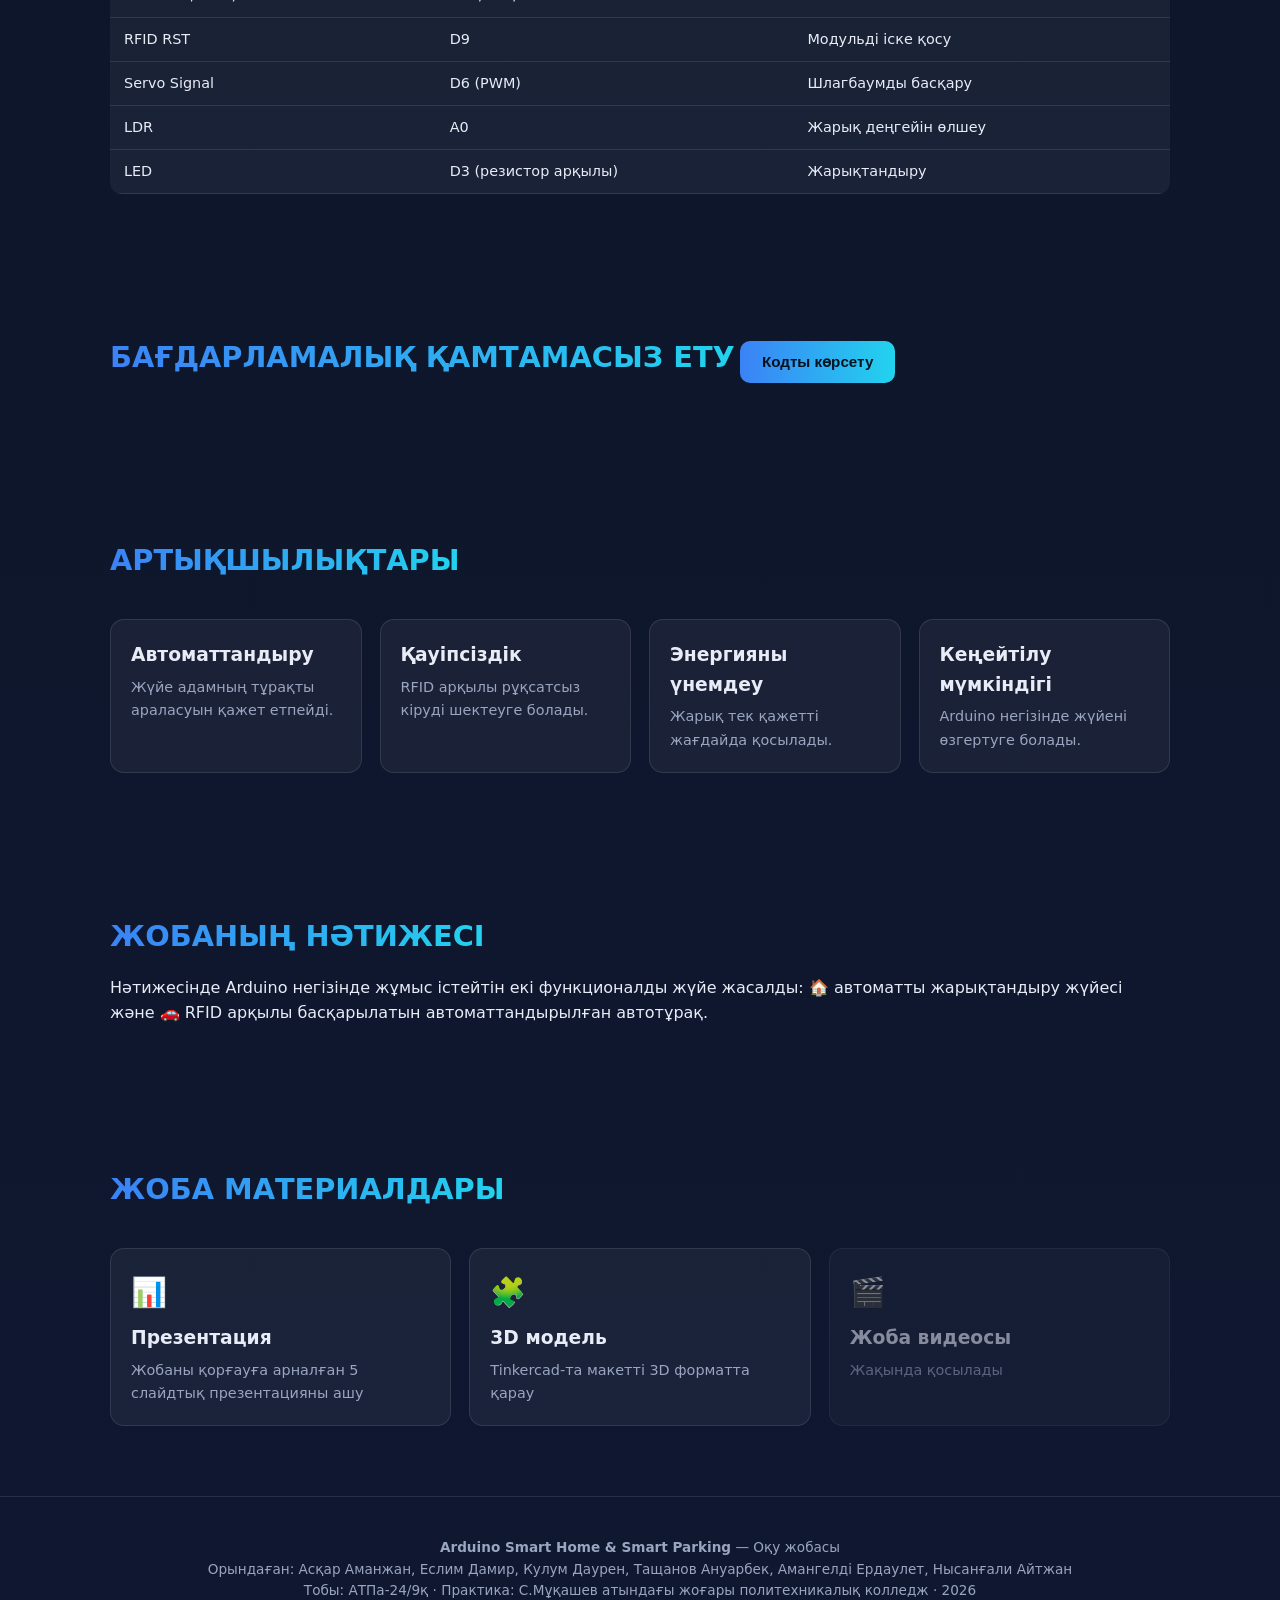
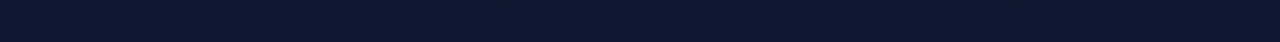
<file: index(3).html>
<!DOCTYPE html>
<html lang="kk">
<head>
<meta charset="UTF-8">
<meta name="viewport" content="width=device-width, initial-scale=1">
<title>Ақылды үй және автоматтандырылған автотұрақ | Arduino</title>
<meta name="description" content="Arduino негізінде жасалған ақылды үй және RFID автотұрақ жүйесі — оқу жобасы">
<link rel="icon" href="data:image/svg+xml,<svg xmlns=%22http://www.w3.org/2000/svg%22 viewBox=%220 0 100 100%22><text y=%22.9em%22 font-size=%2290%22>🏠</text></svg>">
<link rel="stylesheet" href="style.css">
</head>
<body>

<header class="navbar">
  <div class="logo">Ақылды Жоба</div>
  <nav id="navLinks">
    <a href="#home">Басты бет</a>
    <a href="#about">Жоба</a>
    <a href="#home-demo">Ақылды үй</a>
    <a href="#parking-demo">Автотұрақ</a>
    <a href="#components">Компоненттер</a>
    <a href="#scheme">Сұлба</a>
    <a href="#code">Код</a>
    <a href="#materials">Материалдар</a>
    <a href="#result">Нәтиже</a>
  </nav>
  <button id="menuBtn" aria-label="Мәзірді ашу">☰</button>
</header>

<section id="home" class="hero">
  <div class="hero-text">
    <h1>АҚЫЛДЫ ҮЙ ЖӘНЕ АВТОМАТТАНДЫРЫЛҒАН АВТОТҰРАҚ</h1>
    <p class="sub">Arduino негізінде жасалған автоматтандырылған басқару жүйесі</p>
    <p>Проект автоматты жарықтандыру жүйесін және RFID-карта арқылы басқарылатын автоматтандырылған автотұрақты бір интеллектуалды жүйеге біріктіреді.</p>
    <div class="hero-btns">
      <a href="#about" class="btn primary">Жобамен танысу</a>
      <a href="#home-demo" class="btn ghost">Жүйенің жұмысын көру</a>
    </div>
  </div>
  <div class="hero-art" aria-hidden="true">
    <div class="house">🏠</div>
    <div class="car">🚗</div>
    <div class="barrier">🚧</div>
  </div>
</section>

<section id="about" class="section">
  <h2>Жобаның мақсаты мен міндеттері</h2>
  <p>Бұл жобаның негізгі мақсаты — Arduino микроконтроллері негізінде автоматтандырылған басқару жүйесін әзірлеу және оның жұмыс принципін тәжірибе жүзінде көрсету. Жоба барысында RFID арқылы қолжетімділікті басқару, сервопривод көмегімен шлагбаумды автоматты басқару және жарық датчигі арқылы үй ішіндегі жарықтандыруды автоматты реттеу принциптері қарастырылады.</p>
  <ol class="task-list">
    <li>Arduino Uno микроконтроллерінің жұмыс принципін зерттеу</li>
    <li>RFID жүйесінің жұмыс принципін қарастыру</li>
    <li>Сервопривод арқылы шлагбаумды басқару</li>
    <li>Жарық датчигінің көмегімен жарық деңгейін анықтау</li>
    <li>Электрлік қосылу схемасын құру және бағдарлама әзірлеу</li>
  </ol>
</section>

<section id="home-demo" class="section demo">
  <h2>АҚЫЛДЫ ҮЙ ЖҮЙЕСІ</h2>
  <p>Жарық деңгейі жоғары болса — жарық өшеді, төмен болса (қараңғы) — жарық автоматты қосылады.</p>
  <div class="demo-box">
    <div class="house-visual">
      <div id="houseIcon" class="big-icon">🏠</div>
      <div id="lampIcon" class="lamp">💡</div>
    </div>
    <div class="controls">
      <span>Жарық деңгейі:</span>
      <button id="lightBtn" class="toggle-btn">Жарық</button>
      <p id="houseStatus" class="status">Күй: Жарық — шамдар өшірулі</p>
    </div>
  </div>
  <p class="flow">LDR → Arduino → LED</p>
</section>

<section id="parking-demo" class="section demo">
  <h2>АВТОМАТТАНДЫРЫЛҒАН АВТОТҰРАҚ</h2>
  <p>RFID карта арқылы қолжетімділікті тексеру және шлагбаумды автоматты басқару демонстрациясы.</p>
  <div class="parking-box">
    <div class="parking-visual">
      <div id="carIcon" class="big-icon">🚗</div>
      <div id="barrierIcon" class="barrier-icon">🚧</div>
      <div id="rfidIcon" class="rfid-icon">🪪</div>
      <div class="reader">📡</div>
      <div id="indicator" class="indicator red"></div>
    </div>
    <p id="parkStatus" class="status">Күй: Күтуде...</p>
    <div class="controls">
      <button id="validCardBtn" class="btn primary">Картаны жақындату</button>
      <button id="invalidCardBtn" class="btn ghost">Рұқсат етілмеген картаны тексеру</button>
    </div>
  </div>
  <ol class="steps">
    <li>Пайдаланушы RFID картасын считывательге жақындатады</li>
    <li>RFID RC522 карта идентификаторын оқиды</li>
    <li>Arduino алынған мәліметті тексереді</li>
    <li>Рұқсат етілген болса — сервопривод іске қосылады</li>
    <li>Шлагбаум көтеріледі, автомобиль өтеді</li>
    <li>Белгілі уақыттан кейін шлагбаум жабылады</li>
  </ol>
</section>

<section id="components" class="section">
  <h2>ҚОЛДАНЫЛАТЫН КОМПОНЕНТТЕР</h2>
  <div class="card-grid">
    <div class="card"><div class="icon">🔧</div><h3>Arduino Uno</h3><p>Жобаның негізгі микроконтроллері.</p></div>
    <div class="card"><div class="icon">📡</div><h3>RFID RC522</h3><p>RFID карталарды оқуға арналған модуль.</p></div>
    <div class="card"><div class="icon">🪪</div><h3>RFID Card</h3><p>Пайдаланушыны идентификациялау құралы.</p></div>
    <div class="card"><div class="icon">⚙️</div><h3>Servo SG90</h3><p>Шлагбаумды көтеру/түсіру үшін қолданылады.</p></div>
    <div class="card"><div class="icon">☀️</div><h3>LDR датчигі</h3><p>Қоршаған ортадағы жарық деңгейін анықтайды.</p></div>
    <div class="card"><div class="icon">💡</div><h3>LED</h3><p>Жарықтандыру мен индикация үшін қолданылады.</p></div>
    <div class="card"><div class="icon">🔌</div><h3>Резисторлар</h3><p>Электр тізбегіндегі токты шектейді.</p></div>
  </div>
</section>

<section id="scheme" class="section">
  <h2>ЭЛЕКТРЛІК СҰЛБА <span class="tag">Үлгілік нұсқа</span></h2>
  <table class="pin-table">
    <tr><th>Компонент</th><th>Arduino Pin</th><th>Мақсаты</th></tr>
    <tr><td>RFID SDA</td><td>D10</td><td>Деректер таңдау</td></tr>
    <tr><td>RFID SCK/MOSI/MISO</td><td>D13/D11/D12</td><td>SPI байланыс</td></tr>
    <tr><td>RFID RST</td><td>D9</td><td>Модульді іске қосу</td></tr>
    <tr><td>Servo Signal</td><td>D6 (PWM)</td><td>Шлагбаумды басқару</td></tr>
    <tr><td>LDR</td><td>A0</td><td>Жарық деңгейін өлшеу</td></tr>
    <tr><td>LED</td><td>D3 (резистор арқылы)</td><td>Жарықтандыру</td></tr>
  </table>
</section>

<section id="code" class="section">
  <h2>БАҒДАРЛАМАЛЫҚ ҚАМТАМАСЫЗ ЕТУ</h2>
  <button id="codeToggle" class="btn primary">Кодты көрсету</button>
  <div id="codeBlock" class="code-block hidden">
    <button id="copyBtn" class="btn ghost small">Кодты көшіру</button>
    <pre id="codeText">#include &lt;SPI.h&gt;
#include &lt;MFRC522.h&gt;
#include &lt;Servo.h&gt;

#define SS_PIN 10
#define RST_PIN 9
#define LDR_PIN A0
#define LED_PIN 3

MFRC522 rfid(SS_PIN, RST_PIN);
Servo barrier;
byte allowedUID[4] = {0xDE, 0xAD, 0xBE, 0xEF}; // мысал UID

void setup() {
  Serial.begin(9600);
  SPI.begin();
  rfid.PCD_Init();
  barrier.attach(6);
  barrier.write(0);
  pinMode(LED_PIN, OUTPUT);
}

void loop() {
  int light = analogRead(LDR_PIN);
  digitalWrite(LED_PIN, light &lt; 400 ? HIGH : LOW);

  if (rfid.PICC_IsNewCardPresent() &amp;&amp; rfid.PICC_ReadCardSerial()) {
    bool ok = true;
    for (byte i = 0; i &lt; 4; i++) {
      if (rfid.uid.uidByte[i] != allowedUID[i]) ok = false;
    }
    if (ok) {
      Serial.println("Карта рұқсат етілді");
      barrier.write(90);
      delay(3000);
      barrier.write(0);
    } else {
      Serial.println("Карта қабылданбады");
    }
    rfid.PICC_HaltA();
  }
  delay(200);
}</pre>
  </div>
</section>

<section class="section">
  <h2>АРТЫҚШЫЛЫҚТАРЫ</h2>
  <div class="card-grid">
    <div class="card"><h3>Автоматтандыру</h3><p>Жүйе адамның тұрақты араласуын қажет етпейді.</p></div>
    <div class="card"><h3>Қауіпсіздік</h3><p>RFID арқылы рұқсатсыз кіруді шектеуге болады.</p></div>
    <div class="card"><h3>Энергияны үнемдеу</h3><p>Жарық тек қажетті жағдайда қосылады.</p></div>
    <div class="card"><h3>Кеңейтілу мүмкіндігі</h3><p>Arduino негізінде жүйені өзгертуге болады.</p></div>
  </div>
</section>

<section id="result" class="section">
  <h2>ЖОБАНЫҢ НӘТИЖЕСІ</h2>
  <p>Нәтижесінде Arduino негізінде жұмыс істейтін екі функционалды жүйе жасалды: 🏠 автоматты жарықтандыру жүйесі және 🚗 RFID арқылы басқарылатын автоматтандырылған автотұрақ.</p>
</section>

<section id="materials" class="section">
  <h2>ЖОБА МАТЕРИАЛДАРЫ</h2>
  <div class="card-grid">
    <a class="card material-card" href="https://claude.ai/artifact/Me17gUBeagVidhh1Vw7HY4" target="_blank" rel="noopener">
      <div class="icon">📊</div>
      <h3>Презентация</h3>
      <p>Жобаны қорғауға арналған 5 слайдтық презентацияны ашу</p>
    </a>
    <a class="card material-card" id="model3dLink" href="https://www.tinkercad.com/things/dj2UjVlkim3-cool-snaget-robo" target="_blank" rel="noopener">
      <div class="icon">🧩</div>
      <h3>3D модель</h3>
      <p id="model3dText">Tinkercad-та макетті 3D форматта қарау</p>
    </a>
    <div class="card material-card disabled">
      <div class="icon">🎬</div>
      <h3>Жоба видеосы</h3>
      <p>Жақында қосылады</p>
    </div>
  </div>

</section>

<footer class="footer">
  <p><strong>Arduino Smart Home &amp; Smart Parking</strong> — Оқу жобасы</p>
  <p>Орындаған: Асқар Аманжан, Еслим Дамир, Кулум Даурен, Тащанов Ануарбек, Амангелді Ердаулет, Нысанғали Айтжан</p>
  <p>Тобы: АТПа-24/9қ · Практика: С.Мұқашев атындағы жоғары политехникалық колледж · 2026</p>
</footer>

<script src="script.js"></script>
</body>
</html>
</file>
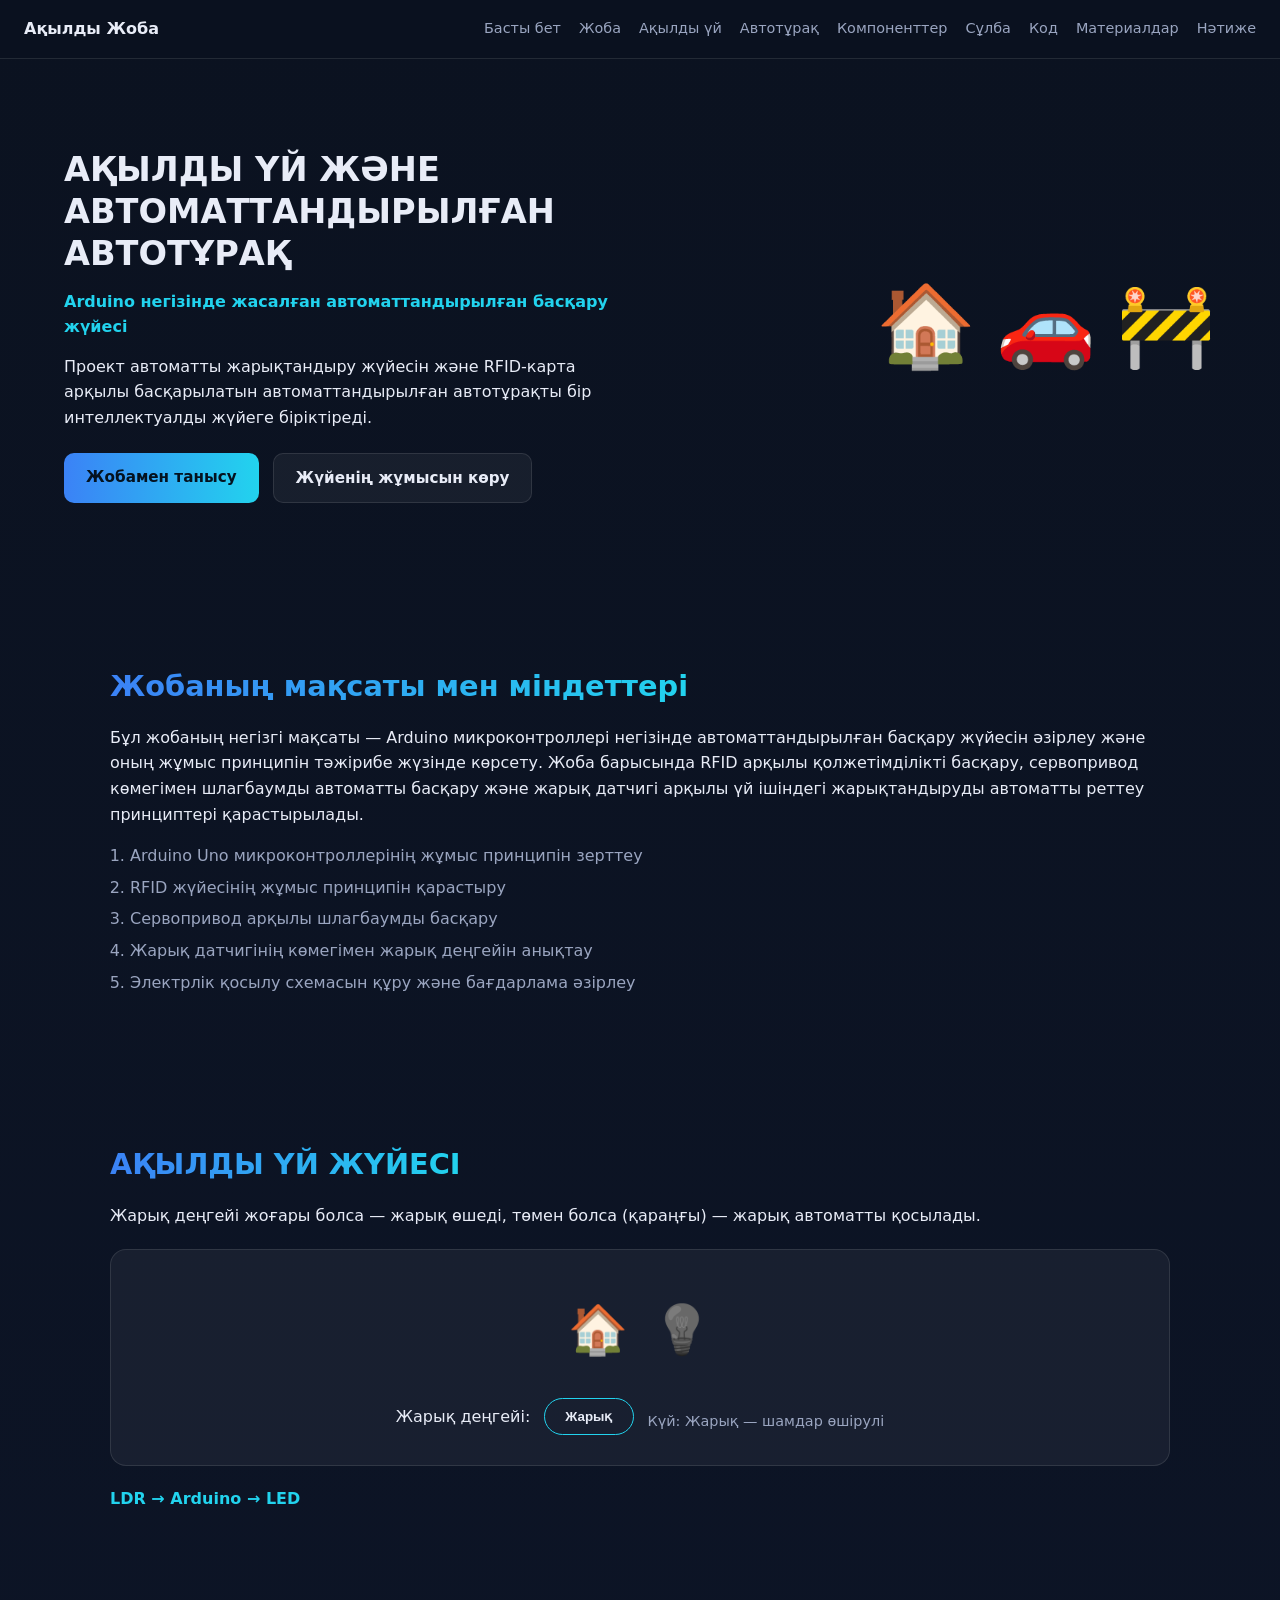
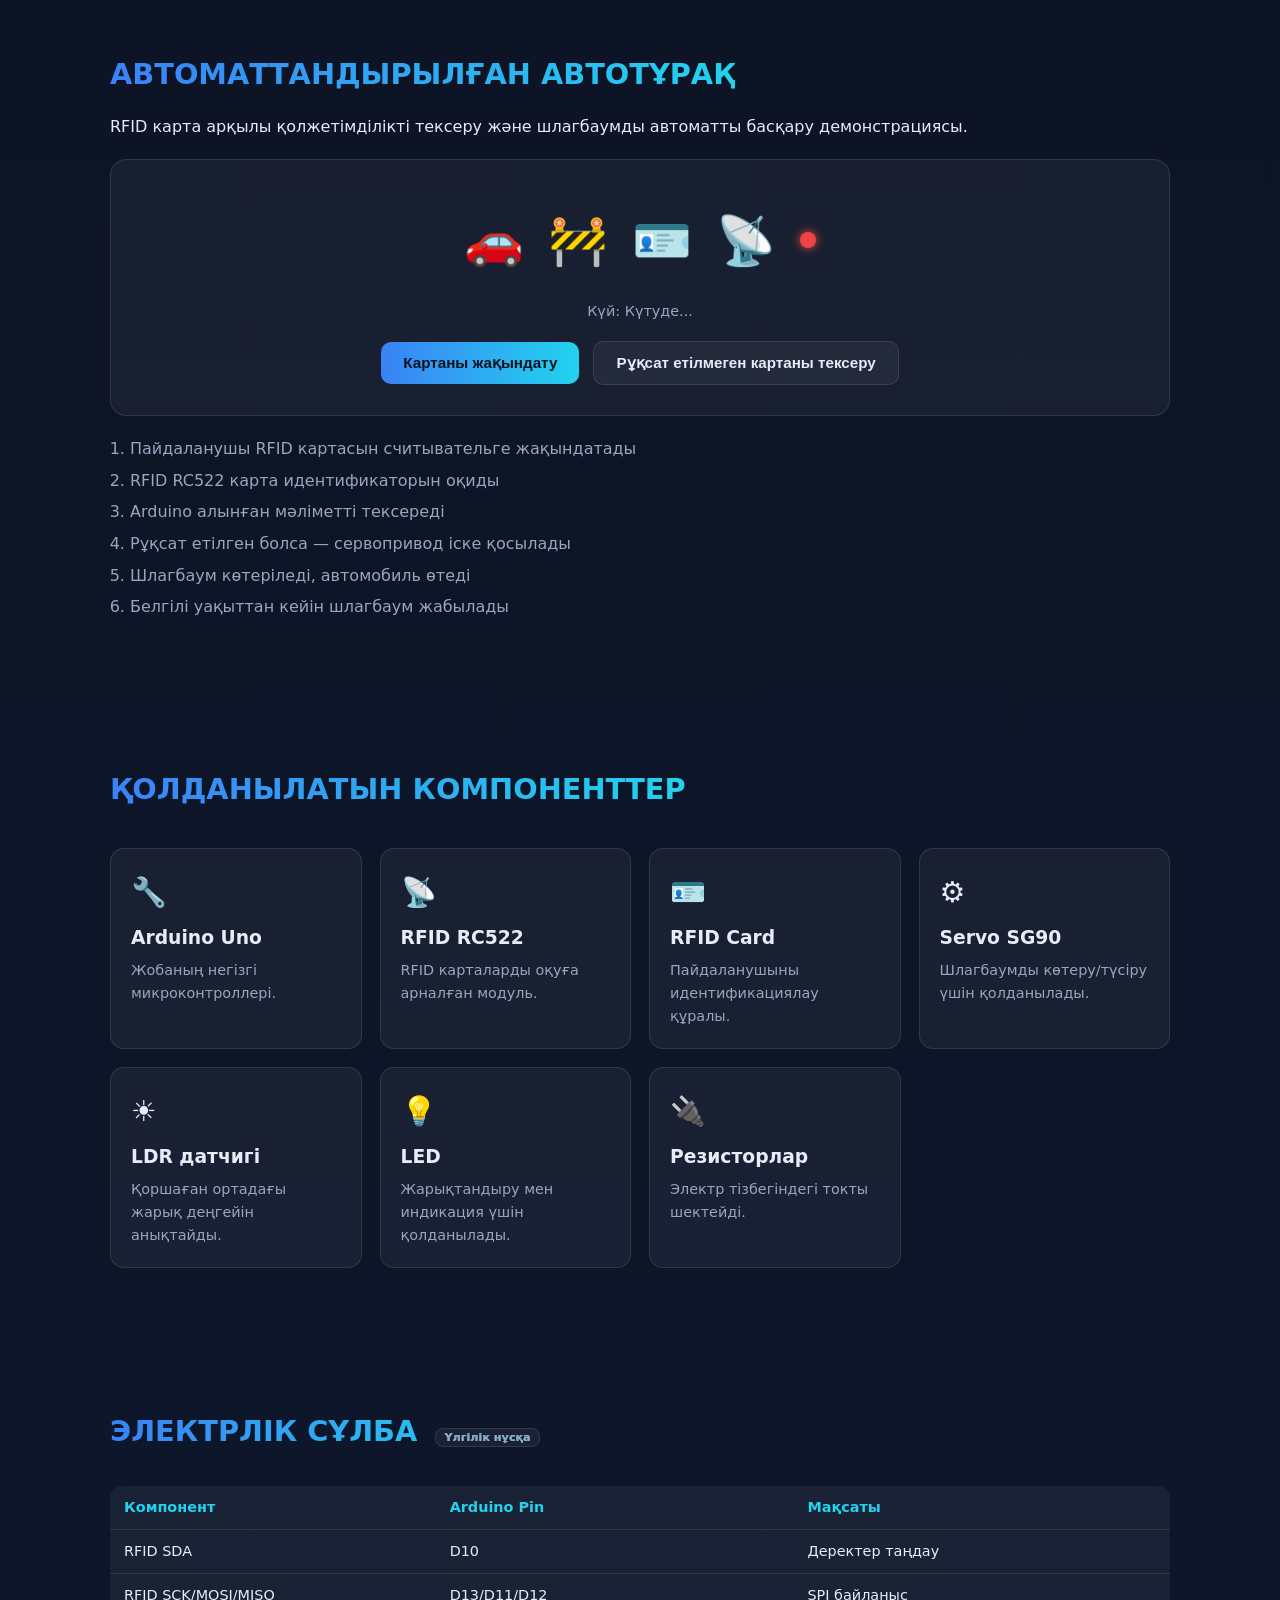
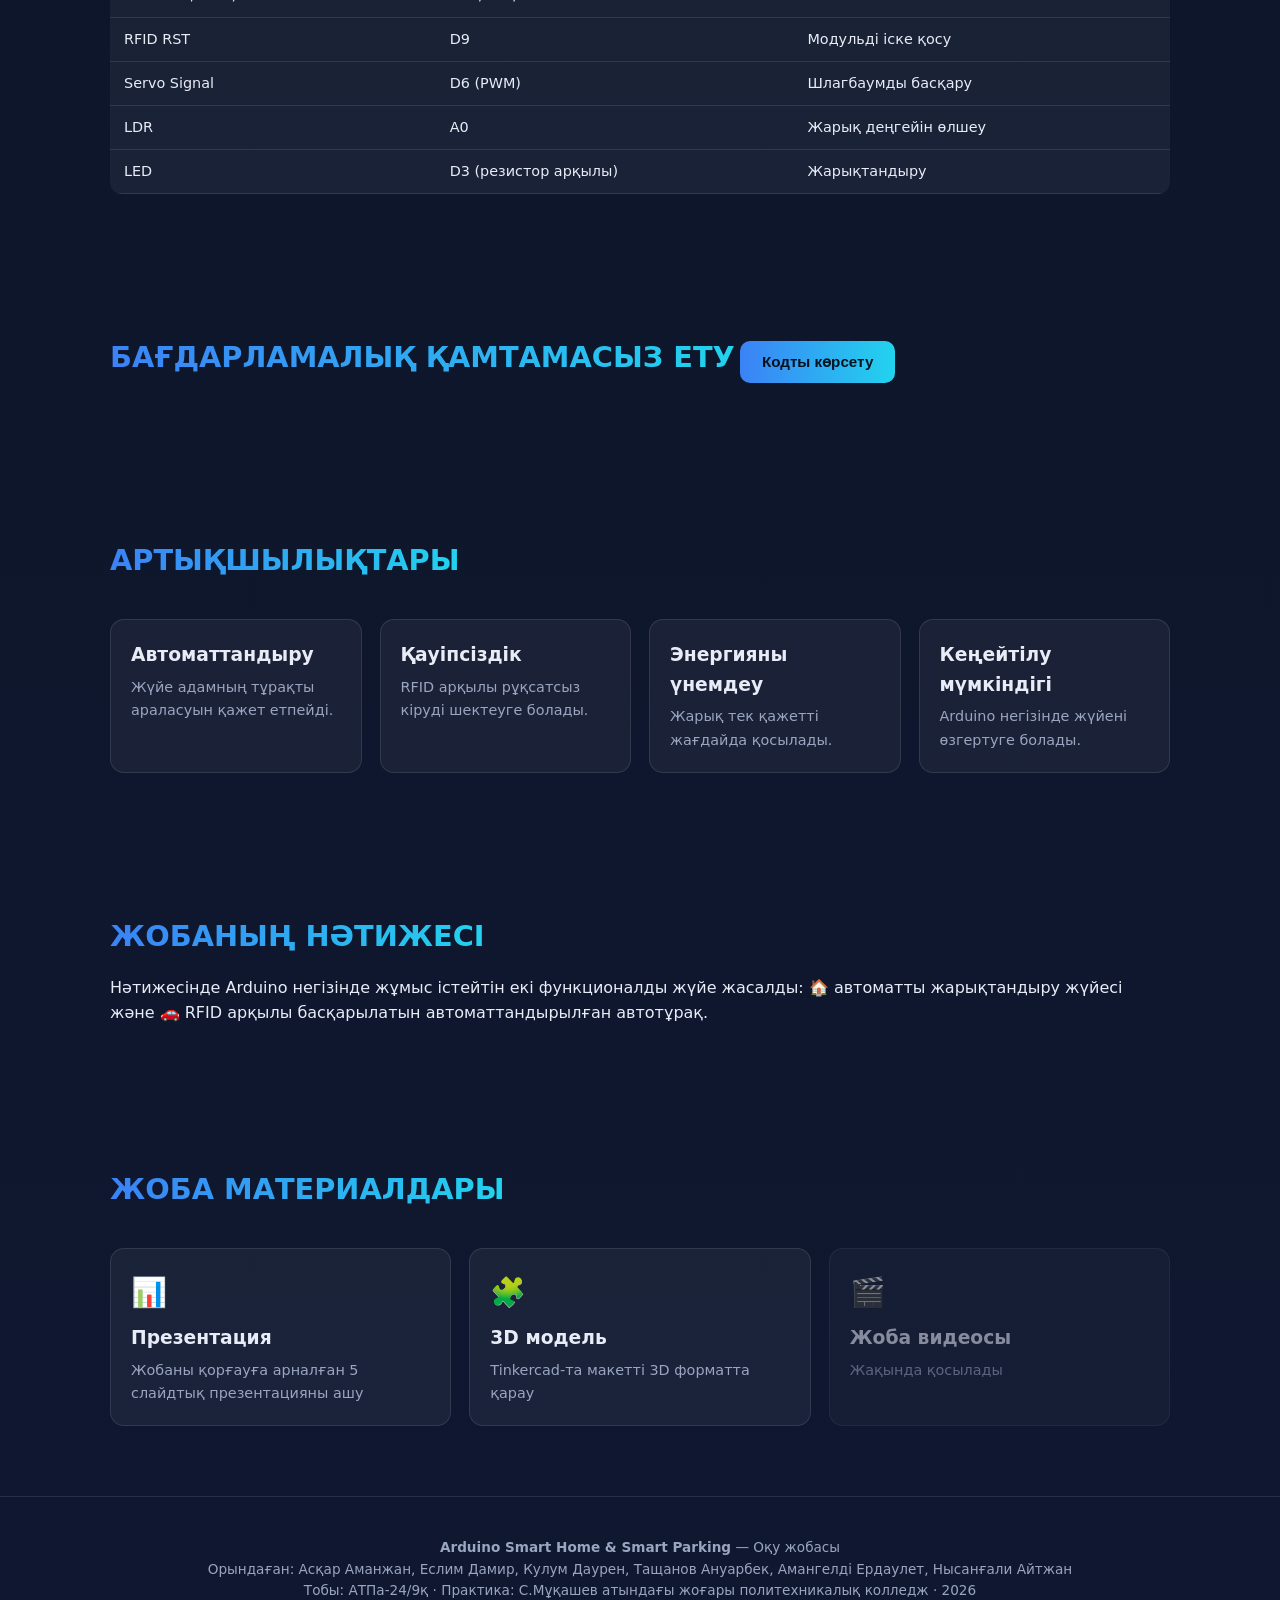
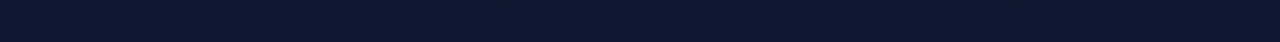
<file: index(4).html>
<!DOCTYPE html>
<html lang="kk">
<head>
<meta charset="UTF-8">
<meta name="viewport" content="width=device-width, initial-scale=1">
<title>Ақылды үй және автоматтандырылған автотұрақ | Arduino</title>
<meta name="description" content="Arduino негізінде жасалған ақылды үй және RFID автотұрақ жүйесі — оқу жобасы">
<link rel="icon" href="data:image/svg+xml,<svg xmlns=%22http://www.w3.org/2000/svg%22 viewBox=%220 0 100 100%22><text y=%22.9em%22 font-size=%2290%22>🏠</text></svg>">
<link rel="stylesheet" href="style.css">
</head>
<body>

<header class="navbar">
  <div class="logo">Ақылды Жоба</div>
  <nav id="navLinks">
    <a href="#home">Басты бет</a>
    <a href="#about">Жоба</a>
    <a href="#home-demo">Ақылды үй</a>
    <a href="#parking-demo">Автотұрақ</a>
    <a href="#components">Компоненттер</a>
    <a href="#scheme">Сұлба</a>
    <a href="#code">Код</a>
    <a href="#materials">Материалдар</a>
    <a href="#result">Нәтиже</a>
  </nav>
  <button id="menuBtn" aria-label="Мәзірді ашу">☰</button>
</header>

<section id="home" class="hero">
  <div class="hero-text">
    <h1>АҚЫЛДЫ ҮЙ ЖӘНЕ АВТОМАТТАНДЫРЫЛҒАН АВТОТҰРАҚ</h1>
    <p class="sub">Arduino негізінде жасалған автоматтандырылған басқару жүйесі</p>
    <p>Проект автоматты жарықтандыру жүйесін және RFID-карта арқылы басқарылатын автоматтандырылған автотұрақты бір интеллектуалды жүйеге біріктіреді.</p>
    <div class="hero-btns">
      <a href="#about" class="btn primary">Жобамен танысу</a>
      <a href="#home-demo" class="btn ghost">Жүйенің жұмысын көру</a>
    </div>
  </div>
  <div class="hero-art" aria-hidden="true">
    <div class="house">🏠</div>
    <div class="car">🚗</div>
    <div class="barrier">🚧</div>
  </div>
</section>

<section id="about" class="section">
  <h2>Жобаның мақсаты мен міндеттері</h2>
  <p>Бұл жобаның негізгі мақсаты — Arduino микроконтроллері негізінде автоматтандырылған басқару жүйесін әзірлеу және оның жұмыс принципін тәжірибе жүзінде көрсету. Жоба барысында RFID арқылы қолжетімділікті басқару, сервопривод көмегімен шлагбаумды автоматты басқару және жарық датчигі арқылы үй ішіндегі жарықтандыруды автоматты реттеу принциптері қарастырылады.</p>
  <ol class="task-list">
    <li>Arduino Uno микроконтроллерінің жұмыс принципін зерттеу</li>
    <li>RFID жүйесінің жұмыс принципін қарастыру</li>
    <li>Сервопривод арқылы шлагбаумды басқару</li>
    <li>Жарық датчигінің көмегімен жарық деңгейін анықтау</li>
    <li>Электрлік қосылу схемасын құру және бағдарлама әзірлеу</li>
  </ol>
</section>

<section id="home-demo" class="section demo">
  <h2>АҚЫЛДЫ ҮЙ ЖҮЙЕСІ</h2>
  <p>Жарық деңгейі жоғары болса — жарық өшеді, төмен болса (қараңғы) — жарық автоматты қосылады.</p>
  <div class="demo-box">
    <div class="house-visual">
      <div id="houseIcon" class="big-icon">🏠</div>
      <div id="lampIcon" class="lamp">💡</div>
    </div>
    <div class="controls">
      <span>Жарық деңгейі:</span>
      <button id="lightBtn" class="toggle-btn">Жарық</button>
      <p id="houseStatus" class="status">Күй: Жарық — шамдар өшірулі</p>
    </div>
  </div>
  <p class="flow">LDR → Arduino → LED</p>
</section>

<section id="parking-demo" class="section demo">
  <h2>АВТОМАТТАНДЫРЫЛҒАН АВТОТҰРАҚ</h2>
  <p>RFID карта арқылы қолжетімділікті тексеру және шлагбаумды автоматты басқару демонстрациясы.</p>
  <div class="parking-box">
    <div class="parking-visual">
      <div id="carIcon" class="big-icon">🚗</div>
      <div id="barrierIcon" class="barrier-icon">🚧</div>
      <div id="rfidIcon" class="rfid-icon">🪪</div>
      <div class="reader">📡</div>
      <div id="indicator" class="indicator red"></div>
    </div>
    <p id="parkStatus" class="status">Күй: Күтуде...</p>
    <div class="controls">
      <button id="validCardBtn" class="btn primary">Картаны жақындату</button>
      <button id="invalidCardBtn" class="btn ghost">Рұқсат етілмеген картаны тексеру</button>
    </div>
  </div>
  <ol class="steps">
    <li>Пайдаланушы RFID картасын считывательге жақындатады</li>
    <li>RFID RC522 карта идентификаторын оқиды</li>
    <li>Arduino алынған мәліметті тексереді</li>
    <li>Рұқсат етілген болса — сервопривод іске қосылады</li>
    <li>Шлагбаум көтеріледі, автомобиль өтеді</li>
    <li>Белгілі уақыттан кейін шлагбаум жабылады</li>
  </ol>
</section>

<section id="components" class="section">
  <h2>ҚОЛДАНЫЛАТЫН КОМПОНЕНТТЕР</h2>
  <div class="card-grid">
    <div class="card"><div class="icon">🔧</div><h3>Arduino Uno</h3><p>Жобаның негізгі микроконтроллері.</p></div>
    <div class="card"><div class="icon">📡</div><h3>RFID RC522</h3><p>RFID карталарды оқуға арналған модуль.</p></div>
    <div class="card"><div class="icon">🪪</div><h3>RFID Card</h3><p>Пайдаланушыны идентификациялау құралы.</p></div>
    <div class="card"><div class="icon">⚙️</div><h3>Servo SG90</h3><p>Шлагбаумды көтеру/түсіру үшін қолданылады.</p></div>
    <div class="card"><div class="icon">☀️</div><h3>LDR датчигі</h3><p>Қоршаған ортадағы жарық деңгейін анықтайды.</p></div>
    <div class="card"><div class="icon">💡</div><h3>LED</h3><p>Жарықтандыру мен индикация үшін қолданылады.</p></div>
    <div class="card"><div class="icon">🔌</div><h3>Резисторлар</h3><p>Электр тізбегіндегі токты шектейді.</p></div>
  </div>
</section>

<section id="scheme" class="section">
  <h2>ЭЛЕКТРЛІК СҰЛБА <span class="tag">Үлгілік нұсқа</span></h2>
  <table class="pin-table">
    <tr><th>Компонент</th><th>Arduino Pin</th><th>Мақсаты</th></tr>
    <tr><td>RFID SDA</td><td>D10</td><td>Деректер таңдау</td></tr>
    <tr><td>RFID SCK/MOSI/MISO</td><td>D13/D11/D12</td><td>SPI байланыс</td></tr>
    <tr><td>RFID RST</td><td>D9</td><td>Модульді іске қосу</td></tr>
    <tr><td>Servo Signal</td><td>D6 (PWM)</td><td>Шлагбаумды басқару</td></tr>
    <tr><td>LDR</td><td>A0</td><td>Жарық деңгейін өлшеу</td></tr>
    <tr><td>LED</td><td>D3 (резистор арқылы)</td><td>Жарықтандыру</td></tr>
  </table>
</section>

<section id="code" class="section">
  <h2>БАҒДАРЛАМАЛЫҚ ҚАМТАМАСЫЗ ЕТУ</h2>
  <button id="codeToggle" class="btn primary">Кодты көрсету</button>
  <div id="codeBlock" class="code-block hidden">
    <button id="copyBtn" class="btn ghost small">Кодты көшіру</button>
    <pre id="codeText">#include &lt;SPI.h&gt;
#include &lt;MFRC522.h&gt;
#include &lt;Servo.h&gt;

#define SS_PIN 10
#define RST_PIN 9
#define LDR_PIN A0
#define LED_PIN 3

MFRC522 rfid(SS_PIN, RST_PIN);
Servo barrier;
byte allowedUID[4] = {0xDE, 0xAD, 0xBE, 0xEF}; // мысал UID

void setup() {
  Serial.begin(9600);
  SPI.begin();
  rfid.PCD_Init();
  barrier.attach(6);
  barrier.write(0);
  pinMode(LED_PIN, OUTPUT);
}

void loop() {
  int light = analogRead(LDR_PIN);
  digitalWrite(LED_PIN, light &lt; 400 ? HIGH : LOW);

  if (rfid.PICC_IsNewCardPresent() &amp;&amp; rfid.PICC_ReadCardSerial()) {
    bool ok = true;
    for (byte i = 0; i &lt; 4; i++) {
      if (rfid.uid.uidByte[i] != allowedUID[i]) ok = false;
    }
    if (ok) {
      Serial.println("Карта рұқсат етілді");
      barrier.write(90);
      delay(3000);
      barrier.write(0);
    } else {
      Serial.println("Карта қабылданбады");
    }
    rfid.PICC_HaltA();
  }
  delay(200);
}</pre>
  </div>
</section>

<section class="section">
  <h2>АРТЫҚШЫЛЫҚТАРЫ</h2>
  <div class="card-grid">
    <div class="card"><h3>Автоматтандыру</h3><p>Жүйе адамның тұрақты араласуын қажет етпейді.</p></div>
    <div class="card"><h3>Қауіпсіздік</h3><p>RFID арқылы рұқсатсыз кіруді шектеуге болады.</p></div>
    <div class="card"><h3>Энергияны үнемдеу</h3><p>Жарық тек қажетті жағдайда қосылады.</p></div>
    <div class="card"><h3>Кеңейтілу мүмкіндігі</h3><p>Arduino негізінде жүйені өзгертуге болады.</p></div>
  </div>
</section>

<section id="result" class="section">
  <h2>ЖОБАНЫҢ НӘТИЖЕСІ</h2>
  <p>Нәтижесінде Arduino негізінде жұмыс істейтін екі функционалды жүйе жасалды: 🏠 автоматты жарықтандыру жүйесі және 🚗 RFID арқылы басқарылатын автоматтандырылған автотұрақ.</p>
</section>

<section id="materials" class="section">
  <h2>ЖОБА МАТЕРИАЛДАРЫ</h2>
  <div class="card-grid">
    <a class="card material-card" href="presentation.html" target="_blank" rel="noopener">
      <div class="icon">📊</div>
      <h3>Презентация</h3>
      <p>Жобаны қорғауға арналған 5 слайдтық презентацияны ашу</p>
    </a>
    <a class="card material-card" id="model3dLink" href="https://www.tinkercad.com/things/dj2UjVlkim3-cool-snaget-robo" target="_blank" rel="noopener">
      <div class="icon">🧩</div>
      <h3>3D модель</h3>
      <p id="model3dText">Tinkercad-та макетті 3D форматта қарау</p>
    </a>
    <div class="card material-card disabled">
      <div class="icon">🎬</div>
      <h3>Жоба видеосы</h3>
      <p>Жақында қосылады</p>
    </div>
  </div>

</section>

<footer class="footer">
  <p><strong>Arduino Smart Home &amp; Smart Parking</strong> — Оқу жобасы</p>
  <p>Орындаған: Асқар Аманжан, Еслим Дамир, Кулум Даурен, Тащанов Ануарбек, Амангелді Ердаулет, Нысанғали Айтжан</p>
  <p>Тобы: АТПа-24/9қ · Практика: С.Мұқашев атындағы жоғары политехникалық колледж · 2026</p>
</footer>

<script src="script.js"></script>
</body>
</html>
</file>
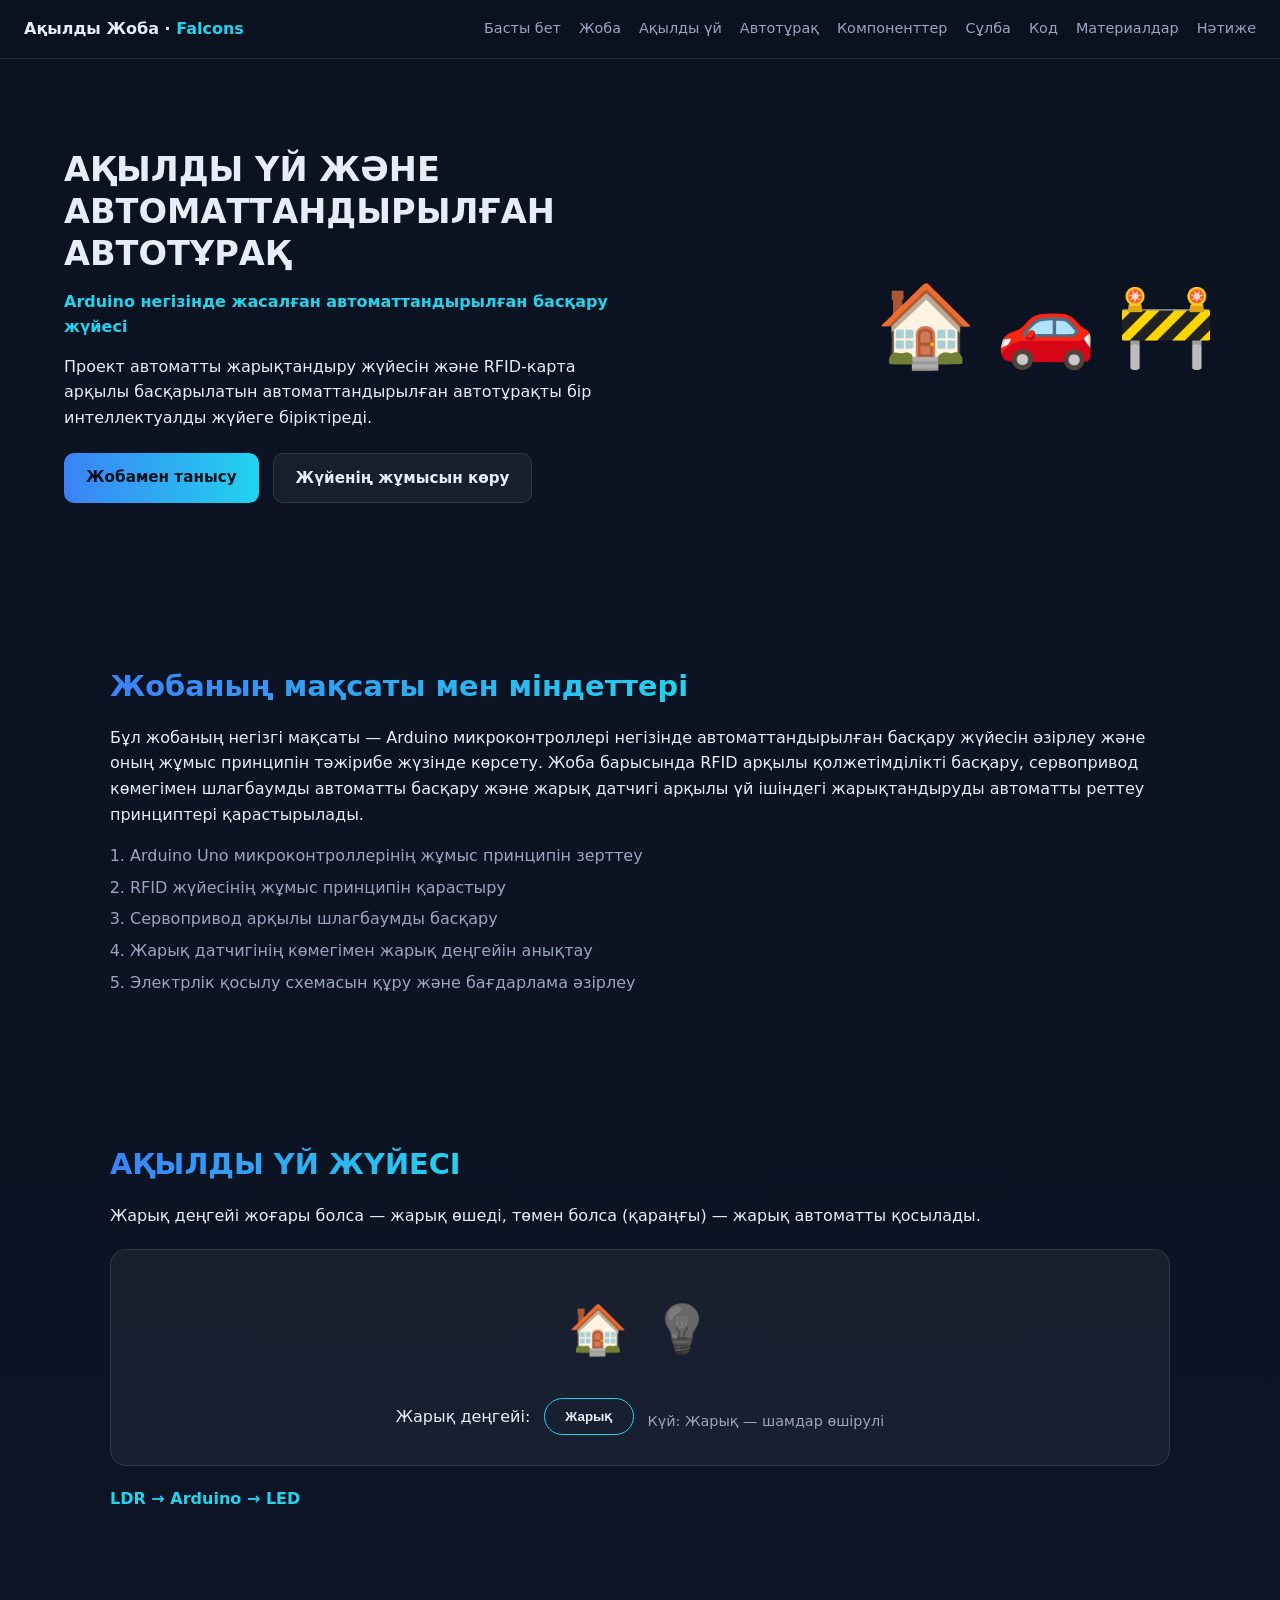
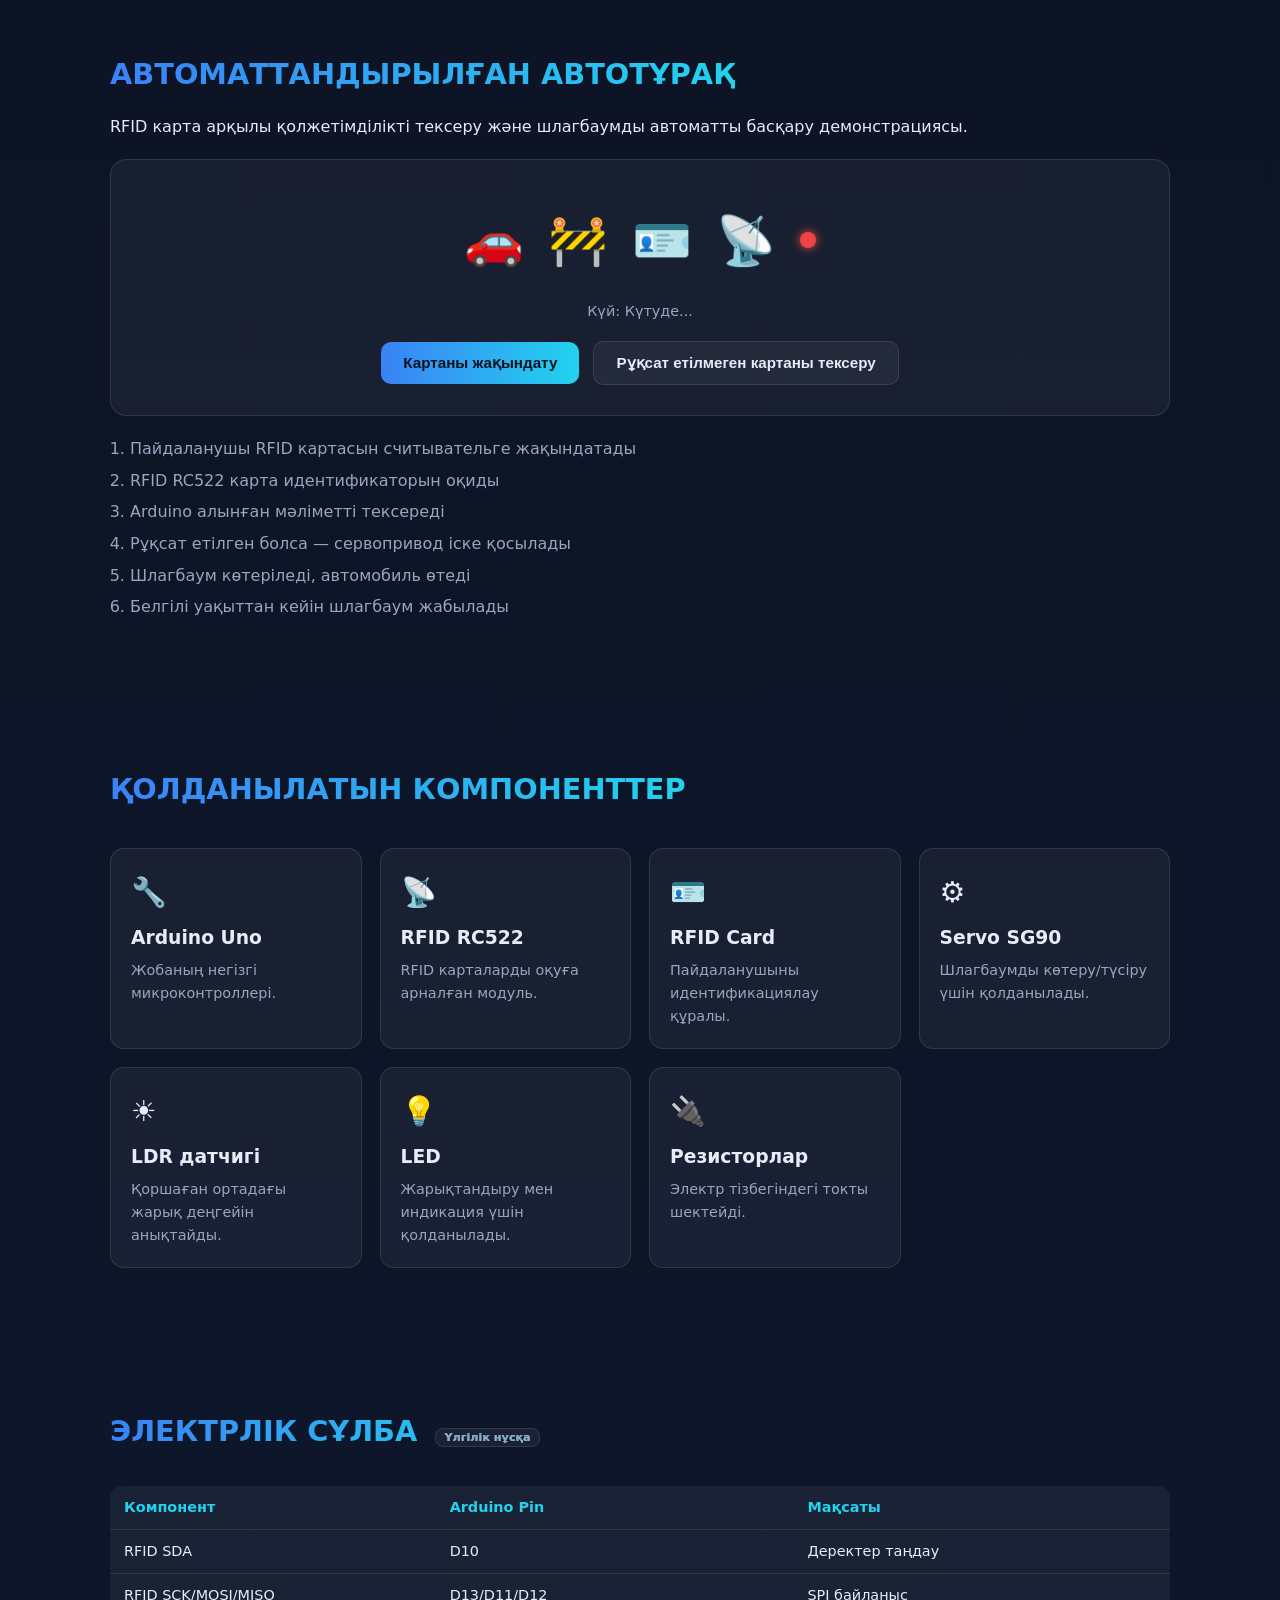
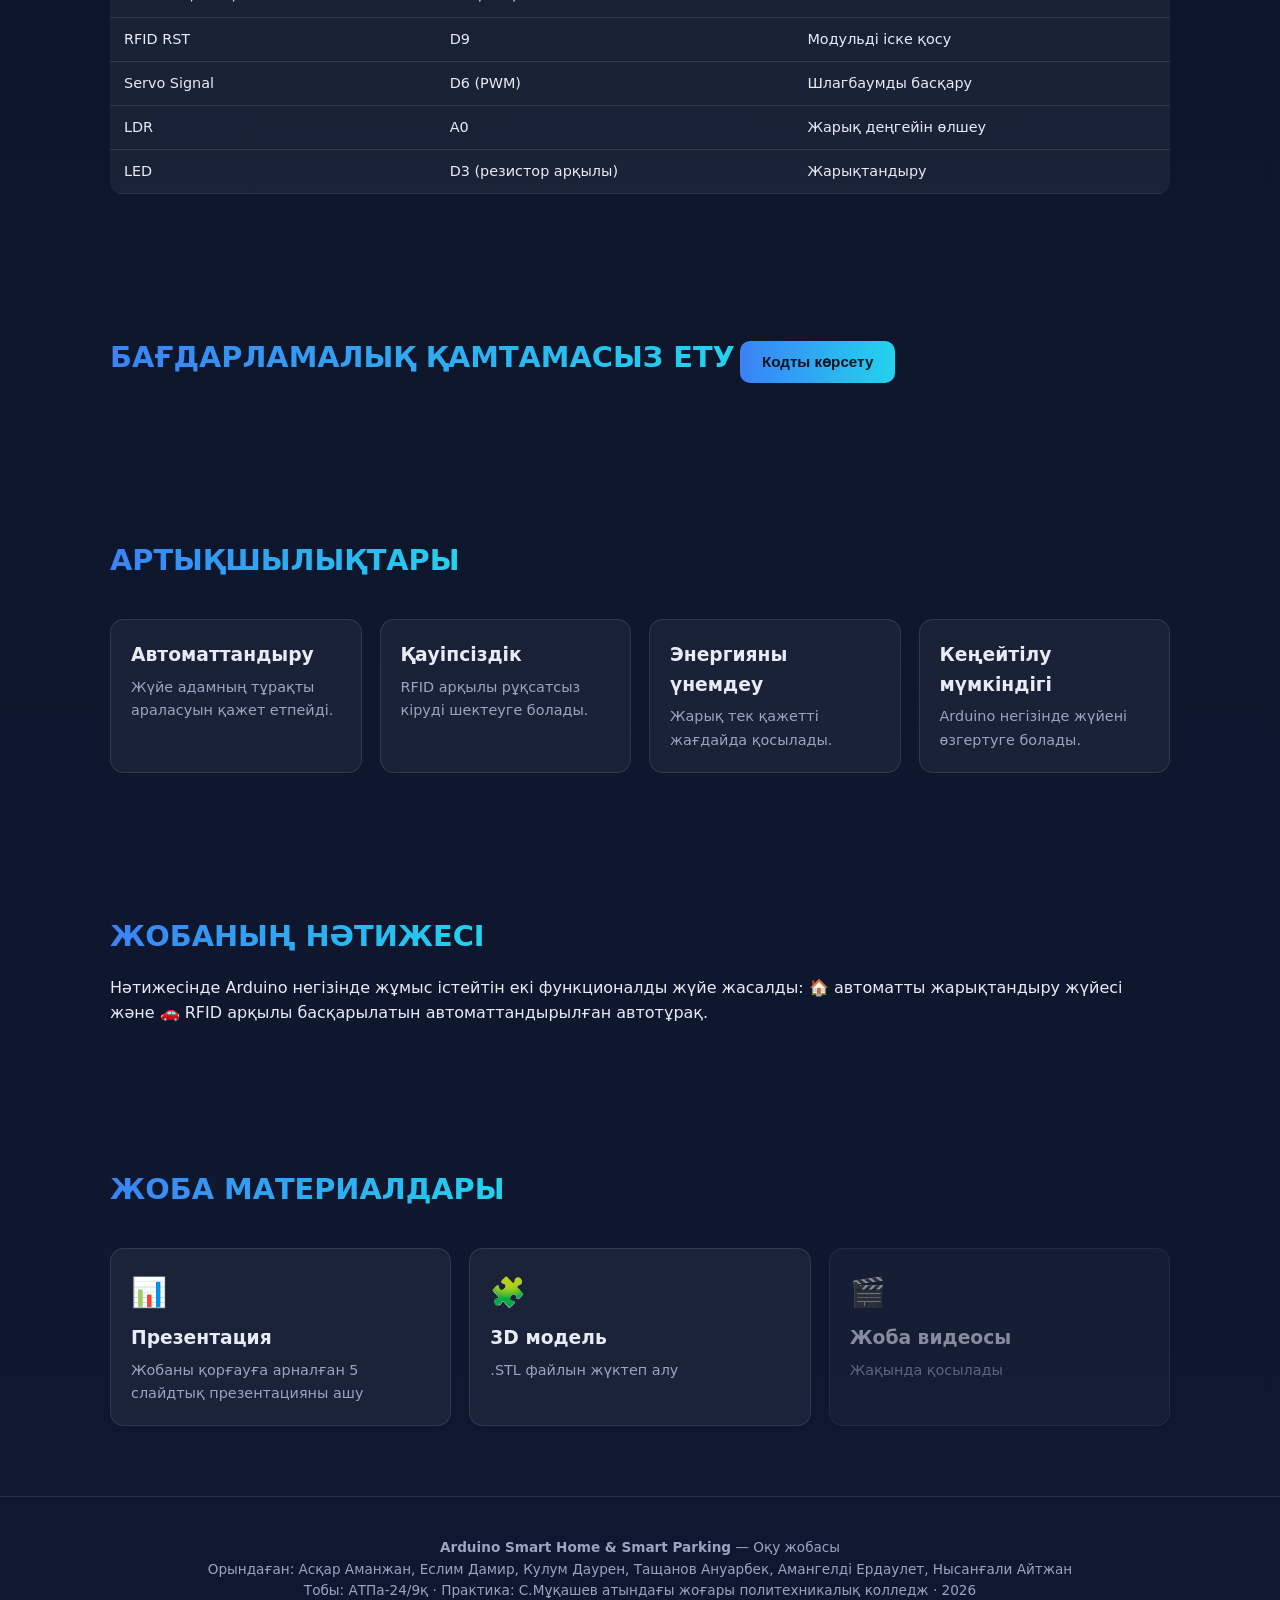
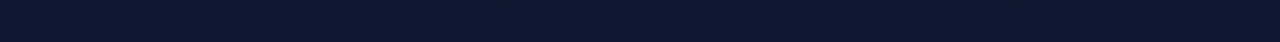
<file: index(7).html>
<!DOCTYPE html>
<html lang="kk">
<head>
<meta charset="UTF-8">
<meta name="viewport" content="width=device-width, initial-scale=1">
<title>Ақылды үй және автоматтандырылған автотұрақ | Arduino</title>
<meta name="description" content="Arduino негізінде жасалған ақылды үй және RFID автотұрақ жүйесі — оқу жобасы">
<link rel="icon" href="data:image/svg+xml,<svg xmlns=%22http://www.w3.org/2000/svg%22 viewBox=%220 0 100 100%22><text y=%22.9em%22 font-size=%2290%22>🏠</text></svg>">
<link rel="stylesheet" href="style.css">
</head>
<body>

<header class="navbar">
  <div class="logo">Ақылды Жоба · <span class="team-name">Falcons</span></div>
  <nav id="navLinks">
    <a href="#home">Басты бет</a>
    <a href="#about">Жоба</a>
    <a href="#home-demo">Ақылды үй</a>
    <a href="#parking-demo">Автотұрақ</a>
    <a href="#components">Компоненттер</a>
    <a href="#scheme">Сұлба</a>
    <a href="#code">Код</a>
    <a href="#materials">Материалдар</a>
    <a href="#result">Нәтиже</a>
  </nav>
  <button id="menuBtn" aria-label="Мәзірді ашу">☰</button>
</header>

<section id="home" class="hero">
  <div class="hero-text">
    <h1>АҚЫЛДЫ ҮЙ ЖӘНЕ АВТОМАТТАНДЫРЫЛҒАН АВТОТҰРАҚ</h1>
    <p class="sub">Arduino негізінде жасалған автоматтандырылған басқару жүйесі</p>
    <p>Проект автоматты жарықтандыру жүйесін және RFID-карта арқылы басқарылатын автоматтандырылған автотұрақты бір интеллектуалды жүйеге біріктіреді.</p>
    <div class="hero-btns">
      <a href="#about" class="btn primary">Жобамен танысу</a>
      <a href="#home-demo" class="btn ghost">Жүйенің жұмысын көру</a>
    </div>
  </div>
  <div class="hero-art" aria-hidden="true">
    <div class="house">🏠</div>
    <div class="car">🚗</div>
    <div class="barrier">🚧</div>
  </div>
</section>

<section id="about" class="section">
  <h2>Жобаның мақсаты мен міндеттері</h2>
  <p>Бұл жобаның негізгі мақсаты — Arduino микроконтроллері негізінде автоматтандырылған басқару жүйесін әзірлеу және оның жұмыс принципін тәжірибе жүзінде көрсету. Жоба барысында RFID арқылы қолжетімділікті басқару, сервопривод көмегімен шлагбаумды автоматты басқару және жарық датчигі арқылы үй ішіндегі жарықтандыруды автоматты реттеу принциптері қарастырылады.</p>
  <ol class="task-list">
    <li>Arduino Uno микроконтроллерінің жұмыс принципін зерттеу</li>
    <li>RFID жүйесінің жұмыс принципін қарастыру</li>
    <li>Сервопривод арқылы шлагбаумды басқару</li>
    <li>Жарық датчигінің көмегімен жарық деңгейін анықтау</li>
    <li>Электрлік қосылу схемасын құру және бағдарлама әзірлеу</li>
  </ol>
</section>

<section id="home-demo" class="section demo">
  <h2>АҚЫЛДЫ ҮЙ ЖҮЙЕСІ</h2>
  <p>Жарық деңгейі жоғары болса — жарық өшеді, төмен болса (қараңғы) — жарық автоматты қосылады.</p>
  <div class="demo-box">
    <div class="house-visual">
      <div id="houseIcon" class="big-icon">🏠</div>
      <div id="lampIcon" class="lamp">💡</div>
    </div>
    <div class="controls">
      <span>Жарық деңгейі:</span>
      <button id="lightBtn" class="toggle-btn">Жарық</button>
      <p id="houseStatus" class="status">Күй: Жарық — шамдар өшірулі</p>
    </div>
  </div>
  <p class="flow">LDR → Arduino → LED</p>
</section>

<section id="parking-demo" class="section demo">
  <h2>АВТОМАТТАНДЫРЫЛҒАН АВТОТҰРАҚ</h2>
  <p>RFID карта арқылы қолжетімділікті тексеру және шлагбаумды автоматты басқару демонстрациясы.</p>
  <div class="parking-box">
    <div class="parking-visual">
      <div id="carIcon" class="big-icon">🚗</div>
      <div id="barrierIcon" class="barrier-icon">🚧</div>
      <div id="rfidIcon" class="rfid-icon">🪪</div>
      <div class="reader">📡</div>
      <div id="indicator" class="indicator red"></div>
    </div>
    <p id="parkStatus" class="status">Күй: Күтуде...</p>
    <div class="controls">
      <button id="validCardBtn" class="btn primary">Картаны жақындату</button>
      <button id="invalidCardBtn" class="btn ghost">Рұқсат етілмеген картаны тексеру</button>
    </div>
  </div>
  <ol class="steps">
    <li>Пайдаланушы RFID картасын считывательге жақындатады</li>
    <li>RFID RC522 карта идентификаторын оқиды</li>
    <li>Arduino алынған мәліметті тексереді</li>
    <li>Рұқсат етілген болса — сервопривод іске қосылады</li>
    <li>Шлагбаум көтеріледі, автомобиль өтеді</li>
    <li>Белгілі уақыттан кейін шлагбаум жабылады</li>
  </ol>
</section>

<section id="components" class="section">
  <h2>ҚОЛДАНЫЛАТЫН КОМПОНЕНТТЕР</h2>
  <div class="card-grid">
    <div class="card"><div class="icon">🔧</div><h3>Arduino Uno</h3><p>Жобаның негізгі микроконтроллері.</p></div>
    <div class="card"><div class="icon">📡</div><h3>RFID RC522</h3><p>RFID карталарды оқуға арналған модуль.</p></div>
    <div class="card"><div class="icon">🪪</div><h3>RFID Card</h3><p>Пайдаланушыны идентификациялау құралы.</p></div>
    <div class="card"><div class="icon">⚙️</div><h3>Servo SG90</h3><p>Шлагбаумды көтеру/түсіру үшін қолданылады.</p></div>
    <div class="card"><div class="icon">☀️</div><h3>LDR датчигі</h3><p>Қоршаған ортадағы жарық деңгейін анықтайды.</p></div>
    <div class="card"><div class="icon">💡</div><h3>LED</h3><p>Жарықтандыру мен индикация үшін қолданылады.</p></div>
    <div class="card"><div class="icon">🔌</div><h3>Резисторлар</h3><p>Электр тізбегіндегі токты шектейді.</p></div>
  </div>
</section>

<section id="scheme" class="section">
  <h2>ЭЛЕКТРЛІК СҰЛБА <span class="tag">Үлгілік нұсқа</span></h2>
  <table class="pin-table">
    <tr><th>Компонент</th><th>Arduino Pin</th><th>Мақсаты</th></tr>
    <tr><td>RFID SDA</td><td>D10</td><td>Деректер таңдау</td></tr>
    <tr><td>RFID SCK/MOSI/MISO</td><td>D13/D11/D12</td><td>SPI байланыс</td></tr>
    <tr><td>RFID RST</td><td>D9</td><td>Модульді іске қосу</td></tr>
    <tr><td>Servo Signal</td><td>D6 (PWM)</td><td>Шлагбаумды басқару</td></tr>
    <tr><td>LDR</td><td>A0</td><td>Жарық деңгейін өлшеу</td></tr>
    <tr><td>LED</td><td>D3 (резистор арқылы)</td><td>Жарықтандыру</td></tr>
  </table>
</section>

<section id="code" class="section">
  <h2>БАҒДАРЛАМАЛЫҚ ҚАМТАМАСЫЗ ЕТУ</h2>
  <button id="codeToggle" class="btn primary">Кодты көрсету</button>
  <div id="codeBlock" class="code-block hidden">
    <button id="copyBtn" class="btn ghost small">Кодты көшіру</button>
    <pre id="codeText">#include &lt;SPI.h&gt;
#include &lt;MFRC522.h&gt;
#include &lt;Servo.h&gt;

#define SS_PIN 10
#define RST_PIN 9
#define LDR_PIN A0
#define LED_PIN 3

MFRC522 rfid(SS_PIN, RST_PIN);
Servo barrier;
byte allowedUID[4] = {0xDE, 0xAD, 0xBE, 0xEF}; // мысал UID

void setup() {
  Serial.begin(9600);
  SPI.begin();
  rfid.PCD_Init();
  barrier.attach(6);
  barrier.write(0);
  pinMode(LED_PIN, OUTPUT);
}

void loop() {
  int light = analogRead(LDR_PIN);
  digitalWrite(LED_PIN, light &lt; 400 ? HIGH : LOW);

  if (rfid.PICC_IsNewCardPresent() &amp;&amp; rfid.PICC_ReadCardSerial()) {
    bool ok = true;
    for (byte i = 0; i &lt; 4; i++) {
      if (rfid.uid.uidByte[i] != allowedUID[i]) ok = false;
    }
    if (ok) {
      Serial.println("Карта рұқсат етілді");
      barrier.write(90);
      delay(3000);
      barrier.write(0);
    } else {
      Serial.println("Карта қабылданбады");
    }
    rfid.PICC_HaltA();
  }
  delay(200);
}</pre>
  </div>
</section>

<section class="section">
  <h2>АРТЫҚШЫЛЫҚТАРЫ</h2>
  <div class="card-grid">
    <div class="card"><h3>Автоматтандыру</h3><p>Жүйе адамның тұрақты араласуын қажет етпейді.</p></div>
    <div class="card"><h3>Қауіпсіздік</h3><p>RFID арқылы рұқсатсыз кіруді шектеуге болады.</p></div>
    <div class="card"><h3>Энергияны үнемдеу</h3><p>Жарық тек қажетті жағдайда қосылады.</p></div>
    <div class="card"><h3>Кеңейтілу мүмкіндігі</h3><p>Arduino негізінде жүйені өзгертуге болады.</p></div>
  </div>
</section>

<section id="result" class="section">
  <h2>ЖОБАНЫҢ НӘТИЖЕСІ</h2>
  <p>Нәтижесінде Arduino негізінде жұмыс істейтін екі функционалды жүйе жасалды: 🏠 автоматты жарықтандыру жүйесі және 🚗 RFID арқылы басқарылатын автоматтандырылған автотұрақ.</p>
</section>

<section id="materials" class="section">
  <h2>ЖОБА МАТЕРИАЛДАРЫ</h2>
  <div class="card-grid">
    <a class="card material-card" href="presentation.html" target="_blank" rel="noopener">
      <div class="icon">📊</div>
      <h3>Презентация</h3>
      <p>Жобаны қорғауға арналған 5 слайдтық презентацияны ашу</p>
    </a>
    <a class="card material-card" href="assets/model.stl" download>
      <div class="icon">🧩</div>
      <h3>3D модель</h3>
      <p>.STL файлын жүктеп алу</p>
    </a>
    <div class="card material-card disabled">
      <div class="icon">🎬</div>
      <h3>Жоба видеосы</h3>
      <p>Жақында қосылады</p>
    </div>
  </div>
</section>

<footer class="footer">
  <p><strong>Arduino Smart Home &amp; Smart Parking</strong> — Оқу жобасы</p>
  <p>Орындаған: Асқар Аманжан, Еслим Дамир, Кулум Даурен, Тащанов Ануарбек, Амангелді Ердаулет, Нысанғали Айтжан</p>
  <p>Тобы: АТПа-24/9қ · Практика: С.Мұқашев атындағы жоғары политехникалық колледж · 2026</p>
</footer>

<script src="script.js"></script>
</body>
</html>
</file>
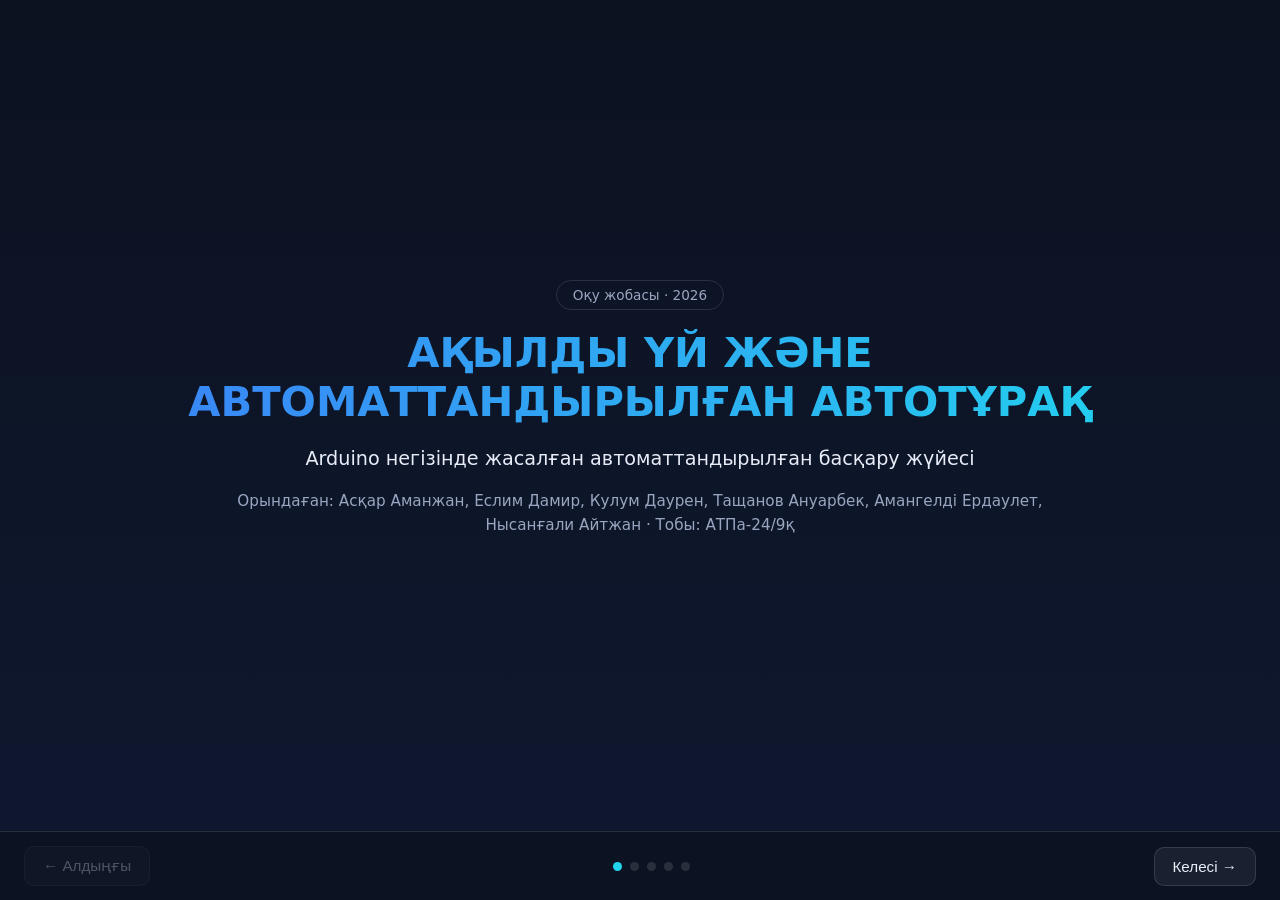
<file: presentation.html>
<!DOCTYPE html>
<html lang="kk">
<head>
<meta charset="UTF-8">
<meta name="viewport" content="width=device-width, initial-scale=1, viewport-fit=cover">
<title>Ақылды үй және автоматтандырылған автотұрақ — презентация</title>
<style>
:root{
  --bg:#0b1220; --bg2:#0f1830; --card:rgba(255,255,255,0.06);
  --border:rgba(255,255,255,0.12); --text:#e8ecf7; --muted:#9aa5c0;
  --accent:#3b82f6; --accent2:#22d3ee;
  box-sizing:border-box;
  padding-top:env(safe-area-inset-top,0px);
  padding-bottom:env(safe-area-inset-bottom,0px);
}
*{box-sizing:border-box}
html,body{height:100%;margin:0}
body{font-family:'Segoe UI',system-ui,sans-serif;background:linear-gradient(180deg,var(--bg),var(--bg2));color:var(--text);display:flex;flex-direction:column}
.deck{flex:1;position:relative;overflow:hidden}
.slide{position:absolute;inset:0;display:none;flex-direction:column;justify-content:center;align-items:center;text-align:center;padding:40px 8vw;opacity:0;transition:opacity .4s ease}
.slide.active{display:flex;opacity:1}
.slide h1{font-size:clamp(1.6rem,4vw,2.6rem);margin:0 0 18px;background:linear-gradient(90deg,var(--accent),var(--accent2));-webkit-background-clip:text;background-clip:text;color:transparent}
.slide h2{font-size:clamp(1.2rem,3vw,1.8rem);margin:0 0 20px;color:var(--accent2)}
.slide p{font-size:clamp(1rem,2vw,1.2rem);color:var(--text);max-width:820px;line-height:1.6;margin:0 0 14px}
.tag{display:inline-block;margin-bottom:18px;padding:6px 16px;border:1px solid var(--border);border-radius:20px;color:var(--muted);font-size:.85rem}
.grid2{display:flex;gap:20px;flex-wrap:wrap;justify-content:center;max-width:900px}
.card{background:var(--card);border:1px solid var(--border);border-radius:14px;padding:20px;flex:1;min-width:240px;text-align:left}
.card h3{color:var(--accent2);margin:0 0 8px;font-size:1.05rem}
.card p{font-size:.95rem;margin:0;color:var(--muted)}
.flow{display:flex;align-items:center;gap:10px;flex-wrap:wrap;justify-content:center;margin:20px 0;font-weight:600;color:var(--accent2)}
.flow span.box{background:var(--card);border:1px solid var(--border);padding:10px 16px;border-radius:10px;color:var(--text)}
.emoji{font-size:2.6rem;margin-bottom:10px}
.nav{display:flex;justify-content:space-between;align-items:center;padding:14px 24px;border-top:1px solid var(--border);background:rgba(11,18,32,.8)}
.nav button{background:var(--card);border:1px solid var(--border);color:var(--text);padding:10px 18px;border-radius:10px;cursor:pointer;font-size:.95rem}
.nav button:disabled{opacity:.3;cursor:default}
.dots{display:flex;gap:8px}
.dot{width:9px;height:9px;border-radius:50%;background:var(--border)}
.dot.active{background:var(--accent2)}
@media(max-width:600px){.grid2{flex-direction:column}}
</style>
</head>
<body>

<div class="deck">

  <section class="slide active">
    <div class="tag">Оқу жобасы · 2026</div>
    <h1>АҚЫЛДЫ ҮЙ ЖӘНЕ АВТОМАТТАНДЫРЫЛҒАН АВТОТҰРАҚ</h1>
    <p>Arduino негізінде жасалған автоматтандырылған басқару жүйесі</p>
    <p style="color:var(--muted);font-size:.95rem">Орындаған: Асқар Аманжан, Еслим Дамир, Кулум Даурен, Тащанов Ануарбек, Амангелді Ердаулет, Нысанғали Айтжан · Тобы: АТПа-24/9қ</p>
  </section>

  <section class="slide">
    <h2>Ақылды үй деген не?</h2>
    <p>Ақылды үй — қоршаған орта жағдайын (жарық, температура, қозғалыс және т.б.) датчиктер арқылы автоматты түрде анықтап, адамның тікелей қатысуынсыз шешім қабылдайтын басқару жүйесі.</p>
    <div class="flow">
      <span class="box">Датчик</span> → <span class="box">Микроконтроллер</span> → <span class="box">Орындаушы құрылғы</span>
    </div>
    <p style="color:var(--muted)">Біздің жобада бұл принцип жарықтандыруды автоматты басқару үшін қолданылады.</p>
  </section>

  <section class="slide">
    <h2>Автоматтандыру мен датчиктің рөлі</h2>
    <div class="grid2">
      <div class="card">
        <h3>Автоматты басқару не береді?</h3>
        <p>Адамның тұрақты қатысуын қажет етпейді, қателікті азайтады, уақыт пен энергияны үнемдейді және қауіпсіздікті арттырады.</p>
      </div>
      <div class="card">
        <h3>Датчик не үшін қажет?</h3>
        <p>Датчик (LDR) қоршаған ортадағы жарық деңгейін өлшеп, сол деректі Arduino-ға жібереді — жүйе осы деректің негізінде әрекет етеді.</p>
      </div>
    </div>
  </section>

  <section class="slide">
    <h2>Жүйе шешімді қалай қабылдайды?</h2>
    <p>Arduino датчиктен келген мәліметті тексеріп, алдын ала жазылған шартпен салыстырады да, соған сәйкес команда береді.</p>
    <div class="flow">
      <span class="box">Деректі оқу</span> → <span class="box">Шартты тексеру</span> → <span class="box">Команда беру</span>
    </div>
    <p style="color:var(--muted)">Мысалы: жарық деңгейі белгілі шектен төмен болса → LED қосылады. RFID картасы рұқсат етілген тізімге сәйкес келсе → шлагбаум ашылады.</p>
  </section>

  <section class="slide">
    <h2>Макет өмірдегі қандай мәселені шешеді?</h2>
    <div class="emoji">🏠🚗</div>
    <p>Макет нақты өмірде кездесетін екі мәселені көрсетеді: тұрғын үйдегі жарықтандыруды қолмен басқарудан туындайтын энергия шығынын азайту және автотұраққа бақылаусыз кіруден қорғау қажеттілігін шешу.</p>
    <p style="color:var(--accent2);font-weight:600">Нәтиже: екі жүйе де Arduino негізінде автоматты, қауіпсіз және энергия үнемдейтін түрде жұмыс істейді.</p>
  </section>

</div>

<div class="nav">
  <button id="prevBtn" aria-label="Алдыңғы слайд">← Алдыңғы</button>
  <div class="dots" id="dots"></div>
  <button id="nextBtn" aria-label="Келесі слайд">Келесі →</button>
</div>

<script>
const slides = document.querySelectorAll('.slide');
const dotsEl = document.getElementById('dots');
let cur = 0;
slides.forEach((_, i) => {
  const d = document.createElement('div');
  d.className = 'dot' + (i === 0 ? ' active' : '');
  dotsEl.appendChild(d);
});
const dots = dotsEl.querySelectorAll('.dot');

function show(i) {
  slides[cur].classList.remove('active');
  dots[cur].classList.remove('active');
  cur = Math.max(0, Math.min(slides.length - 1, i));
  slides[cur].classList.add('active');
  dots[cur].classList.add('active');
  document.getElementById('prevBtn').disabled = cur === 0;
  document.getElementById('nextBtn').disabled = cur === slides.length - 1;
}
document.getElementById('prevBtn').addEventListener('click', () => show(cur - 1));
document.getElementById('nextBtn').addEventListener('click', () => show(cur + 1));
document.addEventListener('keydown', e => {
  if (e.key === 'ArrowRight') show(cur + 1);
  if (e.key === 'ArrowLeft') show(cur - 1);
});
show(0);
</script>
</body>
</html>
</file>
<file: style.css>
:root{
  --bg:#0b1220; --bg2:#0f1830; --card:rgba(255,255,255,0.05);
  --border:rgba(255,255,255,0.1); --text:#e8ecf7; --muted:#9aa5c0;
  --accent:#3b82f6; --accent2:#22d3ee; --green:#22c55e; --red:#ef4444;
}
*{box-sizing:border-box;margin:0;padding:0}
body{font-family:'Segoe UI',system-ui,sans-serif;background:linear-gradient(180deg,var(--bg),var(--bg2));color:var(--text);line-height:1.6;overflow-x:hidden}
a{color:inherit;text-decoration:none}
h1,h2,h3{font-weight:700}
.section{max-width:1100px;margin:0 auto;padding:70px 20px}
.section h2{font-size:1.8rem;margin-bottom:16px;background:linear-gradient(90deg,var(--accent),var(--accent2));-webkit-background-clip:text;background-clip:text;color:transparent;display:inline-block}
.tag{font-size:.7rem;background:var(--card);border:1px solid var(--border);padding:2px 8px;border-radius:8px;margin-left:8px;color:var(--muted)}

/* Navbar */
.navbar{position:sticky;top:0;z-index:50;display:flex;align-items:center;justify-content:space-between;padding:16px 24px;background:rgba(11,18,32,.8);backdrop-filter:blur(10px);border-bottom:1px solid var(--border)}
.logo{font-weight:700;white-space:nowrap}
.team-name{color:var(--accent2)}
#navLinks{display:flex;gap:18px}
#navLinks a{font-size:.9rem;color:var(--muted);transition:.2s}
#navLinks a:hover{color:var(--accent2)}
#menuBtn{display:none;background:none;border:none;color:var(--text);font-size:1.4rem;cursor:pointer}

/* Hero */
.hero{display:flex;align-items:center;justify-content:space-between;flex-wrap:wrap;gap:40px;padding:90px 24px;max-width:1200px;margin:0 auto}
.hero-text{max-width:560px}
.hero h1{font-size:2.1rem;line-height:1.25;margin-bottom:14px}
.hero .sub{color:var(--accent2);font-weight:600;margin-bottom:14px}
.hero-btns{display:flex;gap:14px;margin-top:22px;flex-wrap:wrap}
.btn{padding:12px 22px;border-radius:10px;font-weight:600;border:1px solid var(--border);cursor:pointer;font-size:.95rem}
.btn.primary{background:linear-gradient(90deg,var(--accent),var(--accent2));color:#04121f;border:none}
.btn.ghost{background:var(--card);color:var(--text)}
.btn.small{padding:6px 14px;font-size:.8rem}
.hero-art{position:relative;font-size:5rem;display:flex;gap:20px;animation:float 4s ease-in-out infinite}
@keyframes float{0%,100%{transform:translateY(0)}50%{transform:translateY(-12px)}}

/* Demo boxes */
.demo-box,.parking-box{background:var(--card);border:1px solid var(--border);border-radius:16px;padding:30px;text-align:center;margin:20px 0}
.house-visual,.parking-visual{position:relative;display:flex;justify-content:center;align-items:center;gap:24px;font-size:3rem;min-height:100px}
.big-icon{transition:.4s}
.lamp{transition:.4s;filter:grayscale(1) brightness(.5)}
.lamp.on{filter:none;text-shadow:0 0 30px gold}
.controls{margin-top:18px;display:flex;gap:14px;align-items:center;justify-content:center;flex-wrap:wrap}
.toggle-btn{padding:10px 20px;border-radius:20px;border:1px solid var(--accent2);background:transparent;color:var(--text);cursor:pointer;font-weight:600}
.status{margin-top:10px;color:var(--muted);font-size:.9rem}
.flow{margin-top:14px;color:var(--accent2);font-weight:600}

.barrier-icon{transition:.5s}
.barrier-icon.open{transform:rotate(-70deg) translateY(-10px)}
.rfid-icon{transition:.6s;position:relative}
.rfid-icon.moving{transform:translateX(-40px)}
.indicator{width:16px;height:16px;border-radius:50%;transition:.3s}
.indicator.red{background:var(--red);box-shadow:0 0 10px var(--red)}
.indicator.green{background:var(--green);box-shadow:0 0 10px var(--green)}
.carIcon.move{transform:translateX(60px)}
#carIcon.move{transform:translateX(60px);transition:.8s}
.steps{margin-top:20px;padding-left:20px;color:var(--muted)}
.steps li{margin-bottom:6px}
.task-list{margin-top:16px;padding-left:20px;color:var(--muted)}
.task-list li{margin-bottom:6px}

/* Cards */
.card-grid{display:grid;grid-template-columns:repeat(auto-fit,minmax(200px,1fr));gap:18px;margin-top:20px}
.card{background:var(--card);border:1px solid var(--border);border-radius:14px;padding:20px;transition:.25s}
.card:hover{transform:translateY(-4px);border-color:var(--accent2)}
.card .icon{font-size:1.8rem;margin-bottom:8px}
.card p{color:var(--muted);font-size:.9rem;margin-top:6px}

/* Table */
.pin-table{width:100%;border-collapse:collapse;margin-top:16px;background:var(--card);border-radius:12px;overflow:hidden}
.pin-table th,.pin-table td{padding:10px 14px;text-align:left;border-bottom:1px solid var(--border);font-size:.9rem}
.pin-table th{color:var(--accent2)}

/* Code */
.code-block{margin-top:16px;background:#060a14;border:1px solid var(--border);border-radius:12px;padding:16px;position:relative;overflow-x:auto}
.code-block.hidden{display:none}
.code-block pre{font-family:monospace;font-size:.82rem;color:#c9d6f0;white-space:pre-wrap}
.code-block .btn{position:absolute;top:10px;right:10px}

/* Gallery */
.gallery{display:grid;grid-template-columns:repeat(auto-fit,minmax(180px,1fr));gap:16px;margin-top:16px}
.ph{background:var(--card);border:1px dashed var(--border);border-radius:12px;height:120px;display:flex;align-items:center;justify-content:center;color:var(--muted);font-size:.85rem;text-align:center;padding:10px}

.sketch-wrap{margin-top:16px;border:1px solid var(--border);border-radius:14px;overflow:hidden;background:var(--card);padding:10px}
.sketch-wrap img{display:block;width:100%;height:auto}

.material-card{display:block;cursor:pointer}
.material-card:hover{border-color:var(--accent2)}
.material-card.disabled{opacity:.55;cursor:default;pointer-events:none}

.footer{text-align:center;padding:40px 20px;color:var(--muted);border-top:1px solid var(--border);font-size:.85rem}

@media (max-width:760px){
  #navLinks{position:absolute;top:100%;left:0;right:0;flex-direction:column;background:var(--bg2);padding:16px;display:none}
  #navLinks.open{display:flex}
  #menuBtn{display:block}
  .hero{padding:60px 20px}
  .hero h1{font-size:1.6rem}
}
</file>
